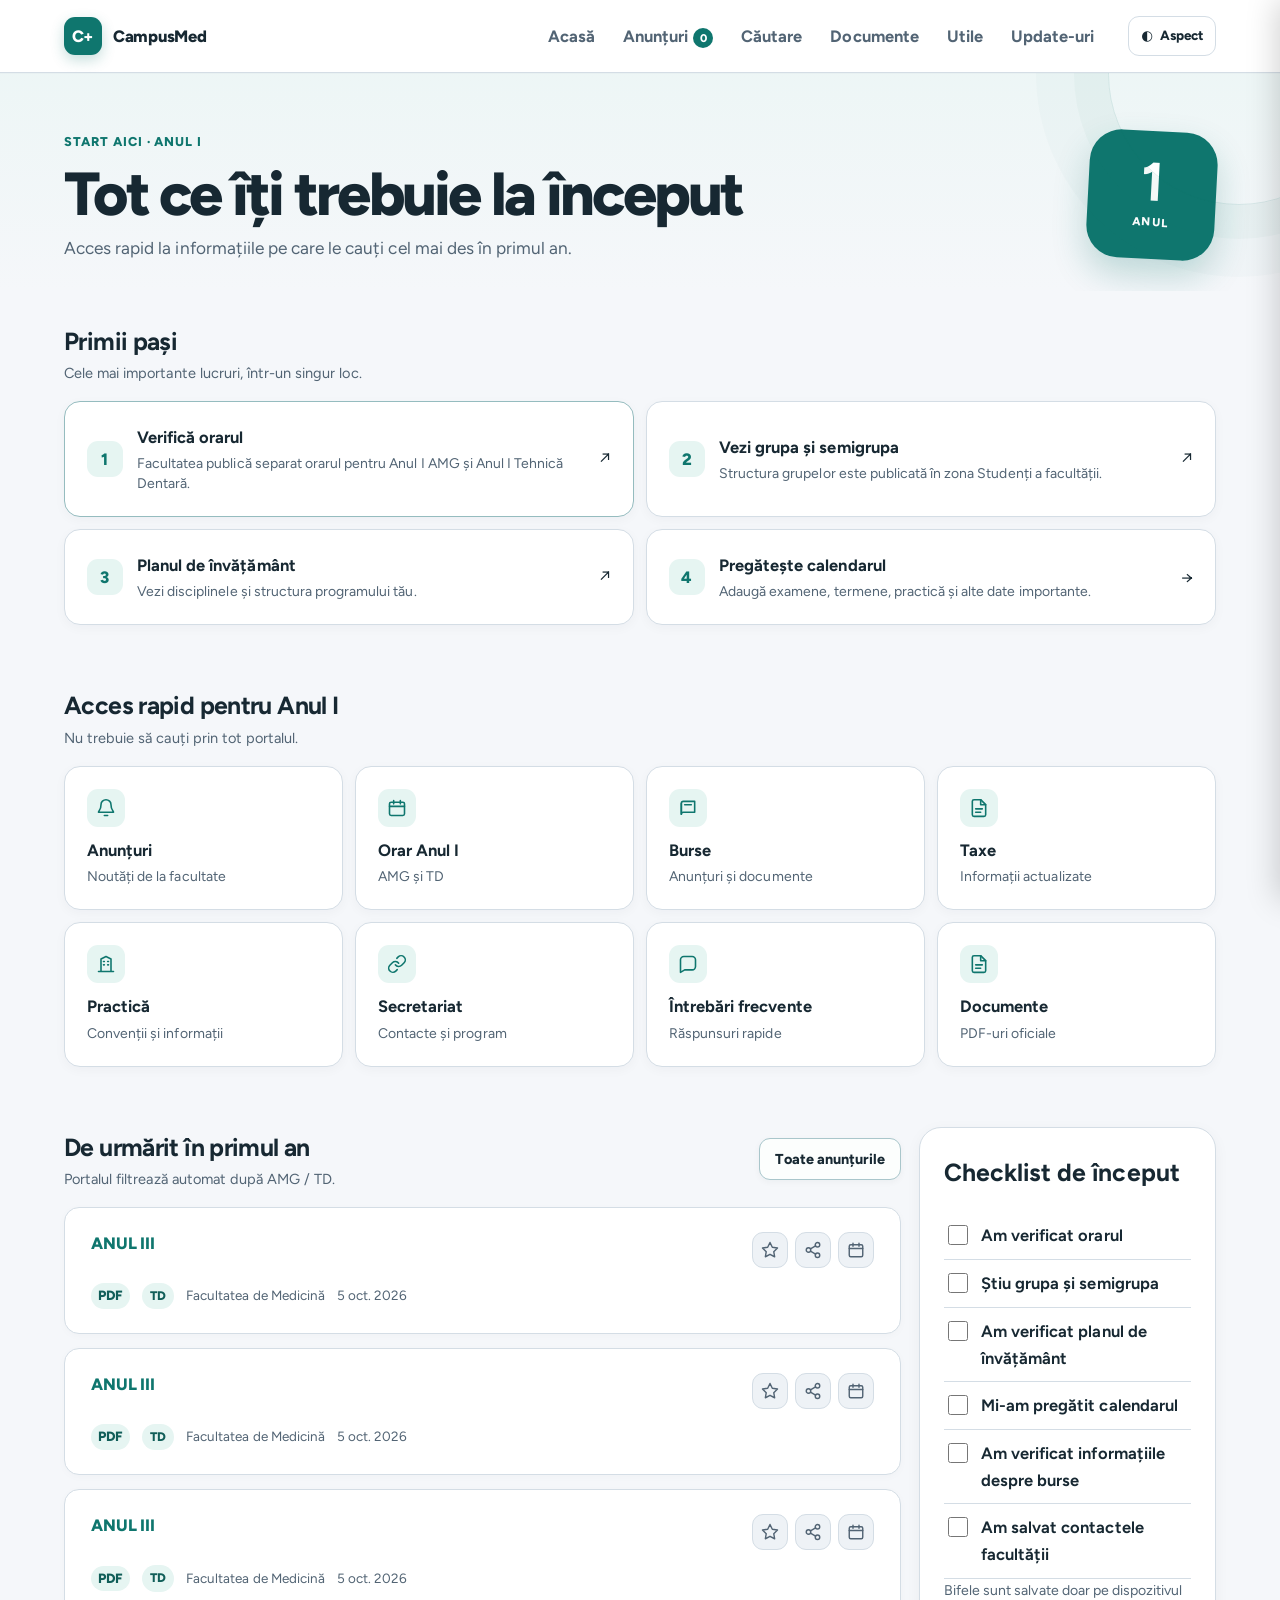
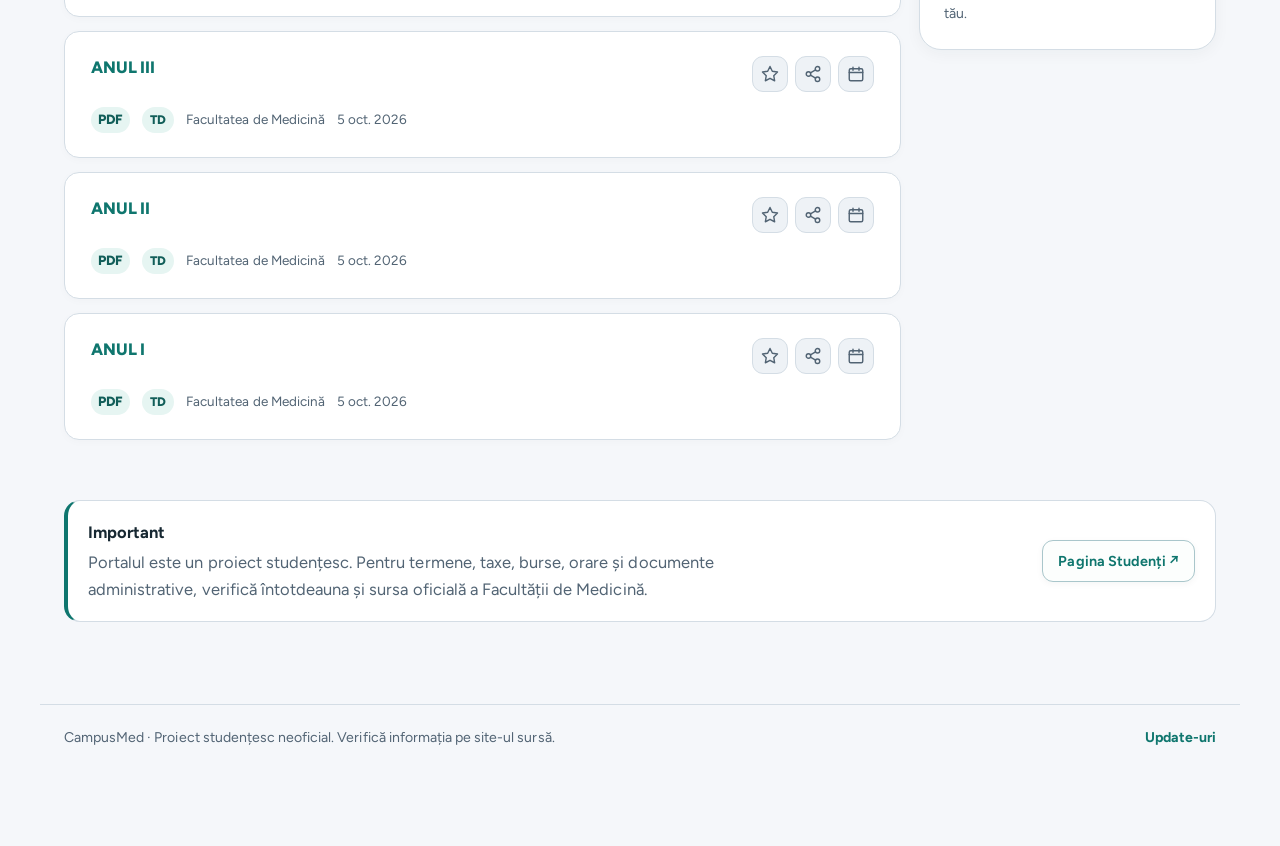
<file: docs/anul1.html>
<!DOCTYPE html>
<html lang="ro">
<head>
<meta charset="utf-8"><meta name="viewport" content="width=device-width,initial-scale=1">
<script data-theme-preflight>try{const m=localStorage.getItem("uiTheme");document.documentElement.dataset.theme=m==="dark"||(!["light","dark"].includes(m)&&matchMedia("(prefers-color-scheme: dark)").matches)?"dark":"light";const p=localStorage.getItem("uiPalette");document.documentElement.dataset.palette=["medical","ocean","emerald","lavender","sunset","graphite","contrast"].includes(p)?p:"medical"}catch{document.documentElement.dataset.theme="light";document.documentElement.dataset.palette="medical"}</script>
<meta name="theme-color" content="#f8fafb">
<meta name="description" content="Ghid pentru studenții din anul I AMG și Tehnică Dentară la Facultatea de Medicină ULBS.">
<link rel="canonical" href="https://ibaxil12.github.io/Siteuri-AMG/anul1.html">
<link rel="icon" href="icon-192.png" type="image/png"><link rel="manifest" href="manifest.webmanifest"><link rel="apple-touch-icon" href="apple-touch-icon.png">
<title>Anul I · AMG și Tehnică Dentară</title>
<link rel="preconnect" href="https://fonts.googleapis.com"><link rel="preconnect" href="https://fonts.gstatic.com" crossorigin>
<link href="https://fonts.googleapis.com/css2?family=Figtree:wght@400;500;600;700;800&display=swap" rel="stylesheet">
<link rel="stylesheet" href="style.css?v=34">
</head>
<body data-page="anul1">
<a class="skip" href="#main">Sari la conținut</a><div id="siteHeader"></div>
<main id="main" class="page-main">
<section class="page-hero first-year-hero"><div class="shell first-year-head">
<div><span class="eyebrow">Start aici · Anul I</span><h1>Tot ce îți trebuie la început</h1><p>Acces rapid la informațiile pe care le cauți cel mai des în primul an.</p>
</div>
<div class="year-one-mark" aria-hidden="true"><strong>1</strong><span>ANUL</span></div>
</div></section>

<section class="section-compact"><div class="shell">
<div class="section-actions"><div><h2>Primii pași</h2><p class="count">Cele mai importante lucruri, într-un singur loc.</p></div></div>
<div class="first-steps">
<a class="step-card primary-step" href="https://medicina.ulbsibiu.ro/ro/studenti/orar/" target="_blank" rel="noopener"><span class="step-no">1</span><div><strong>Verifică orarul</strong><small>Facultatea publică separat orarul pentru Anul I AMG și Anul I Tehnică Dentară.</small></div><span>↗</span></a>
<a class="step-card" href="https://medicina.ulbsibiu.ro/ro/studenti/" target="_blank" rel="noopener"><span class="step-no">2</span><div><strong>Vezi grupa și semigrupa</strong><small>Structura grupelor este publicată în zona Studenți a facultății.</small></div><span>↗</span></a>
<a class="step-card" href="https://medicina.ulbsibiu.ro/ro/planuri-de-invatamant/" target="_blank" rel="noopener"><span class="step-no">3</span><div><strong>Planul de învățământ</strong><small>Vezi disciplinele și structura programului tău.</small></div><span>↗</span></a>
<a class="step-card" href="calendar.html"><span class="step-no">4</span><div><strong>Pregătește calendarul</strong><small>Adaugă examene, termene, practică și alte date importante.</small></div><span>→</span></a>
</div></div></section>

<section class="section-compact"><div class="shell">
<div class="section-actions"><div><h2>Acces rapid pentru Anul I</h2><p class="count">Nu trebuie să cauți prin tot portalul.</p></div></div>
<div class="freshman-grid">
<a class="freshman-card" href="anunturi.html"><span class="icon" data-icon="bell"></span><strong>Anunțuri</strong><small>Noutăți de la facultate</small></a>
<a class="freshman-card" href="https://medicina.ulbsibiu.ro/ro/studenti/orar/" target="_blank" rel="noopener"><span class="icon" data-icon="calendar"></span><strong>Orar Anul I</strong><small>AMG și TD</small></a>
<a class="freshman-card" href="utile.html?topic=burse"><span class="icon" data-icon="book"></span><strong>Burse</strong><small>Anunțuri și documente</small></a>
<a class="freshman-card" href="utile.html?topic=taxe"><span class="icon" data-icon="file"></span><strong>Taxe</strong><small>Informații actualizate</small></a>
<a class="freshman-card" href="utile.html?topic=practica"><span class="icon" data-icon="building"></span><strong>Practică</strong><small>Convenții și informații</small></a>
<a class="freshman-card" href="linkuri.html"><span class="icon" data-icon="link"></span><strong>Secretariat</strong><small>Contacte și program</small></a>
<a class="freshman-card" href="faq.html"><span class="icon" data-icon="message"></span><strong>Întrebări frecvente</strong><small>Răspunsuri rapide</small></a>
<a class="freshman-card" href="documente.html"><span class="icon" data-icon="file"></span><strong>Documente</strong><small>PDF-uri oficiale</small></a>
</div></div></section>

<section class="section-compact"><div class="shell first-year-columns">
<div>
<div class="section-actions"><div><h2>De urmărit în primul an</h2><p class="count">Portalul filtrează automat după AMG / TD.</p></div><a class="secondary-btn" href="anunturi.html">Toate anunțurile</a></div>
<ol class="results" id="firstYearNews"><li class="empty">Se încarcă…</li></ol>
</div>
<aside class="page-panel freshman-checklist"><h2>Checklist de început</h2>
<label><input type="checkbox" data-firstyear-check="orar"> Am verificat orarul</label>
<label><input type="checkbox" data-firstyear-check="grupa"> Știu grupa și semigrupa</label>
<label><input type="checkbox" data-firstyear-check="plan"> Am verificat planul de învățământ</label>
<label><input type="checkbox" data-firstyear-check="calendar"> Mi-am pregătit calendarul</label>
<label><input type="checkbox" data-firstyear-check="burse"> Am verificat informațiile despre burse</label>
<label><input type="checkbox" data-firstyear-check="contact"> Am salvat contactele facultății</label>
<p class="field-help">Bifele sunt salvate doar pe dispozitivul tău.</p>
</aside>
</div></section>

<section class="section-compact"><div class="shell"><div class="academic-note"><div><strong>Important</strong><p>Portalul este un proiect studențesc. Pentru termene, taxe, burse, orare și documente administrative, verifică întotdeauna și sursa oficială a Facultății de Medicină.</p></div><a class="secondary-btn" href="https://medicina.ulbsibiu.ro/ro/studenti/" target="_blank" rel="noopener">Pagina Studenți ↗</a></div></div></section>
</main>
<div id="siteFooter"></div><div id="mobileNav"></div><div id="drawerRoot"></div><script src="app.js?v=26" defer></script>
</body></html>
</file>
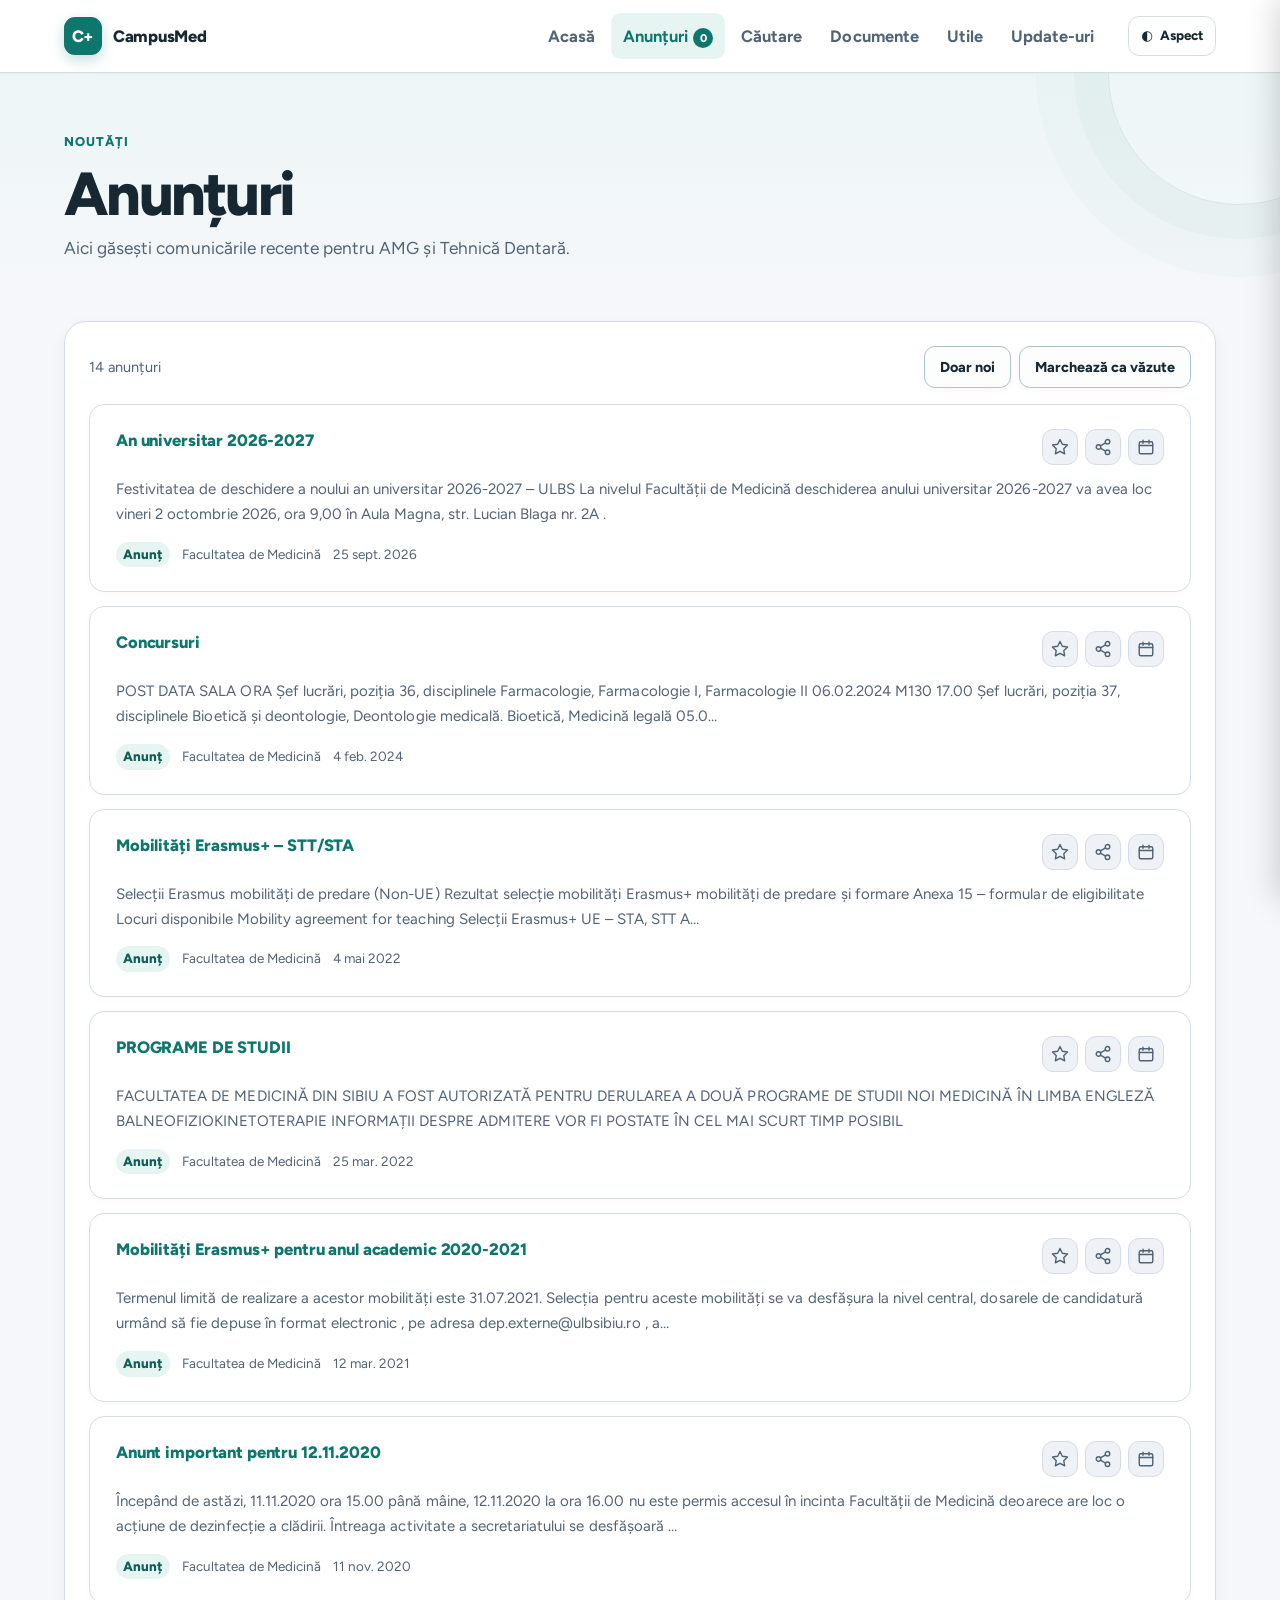
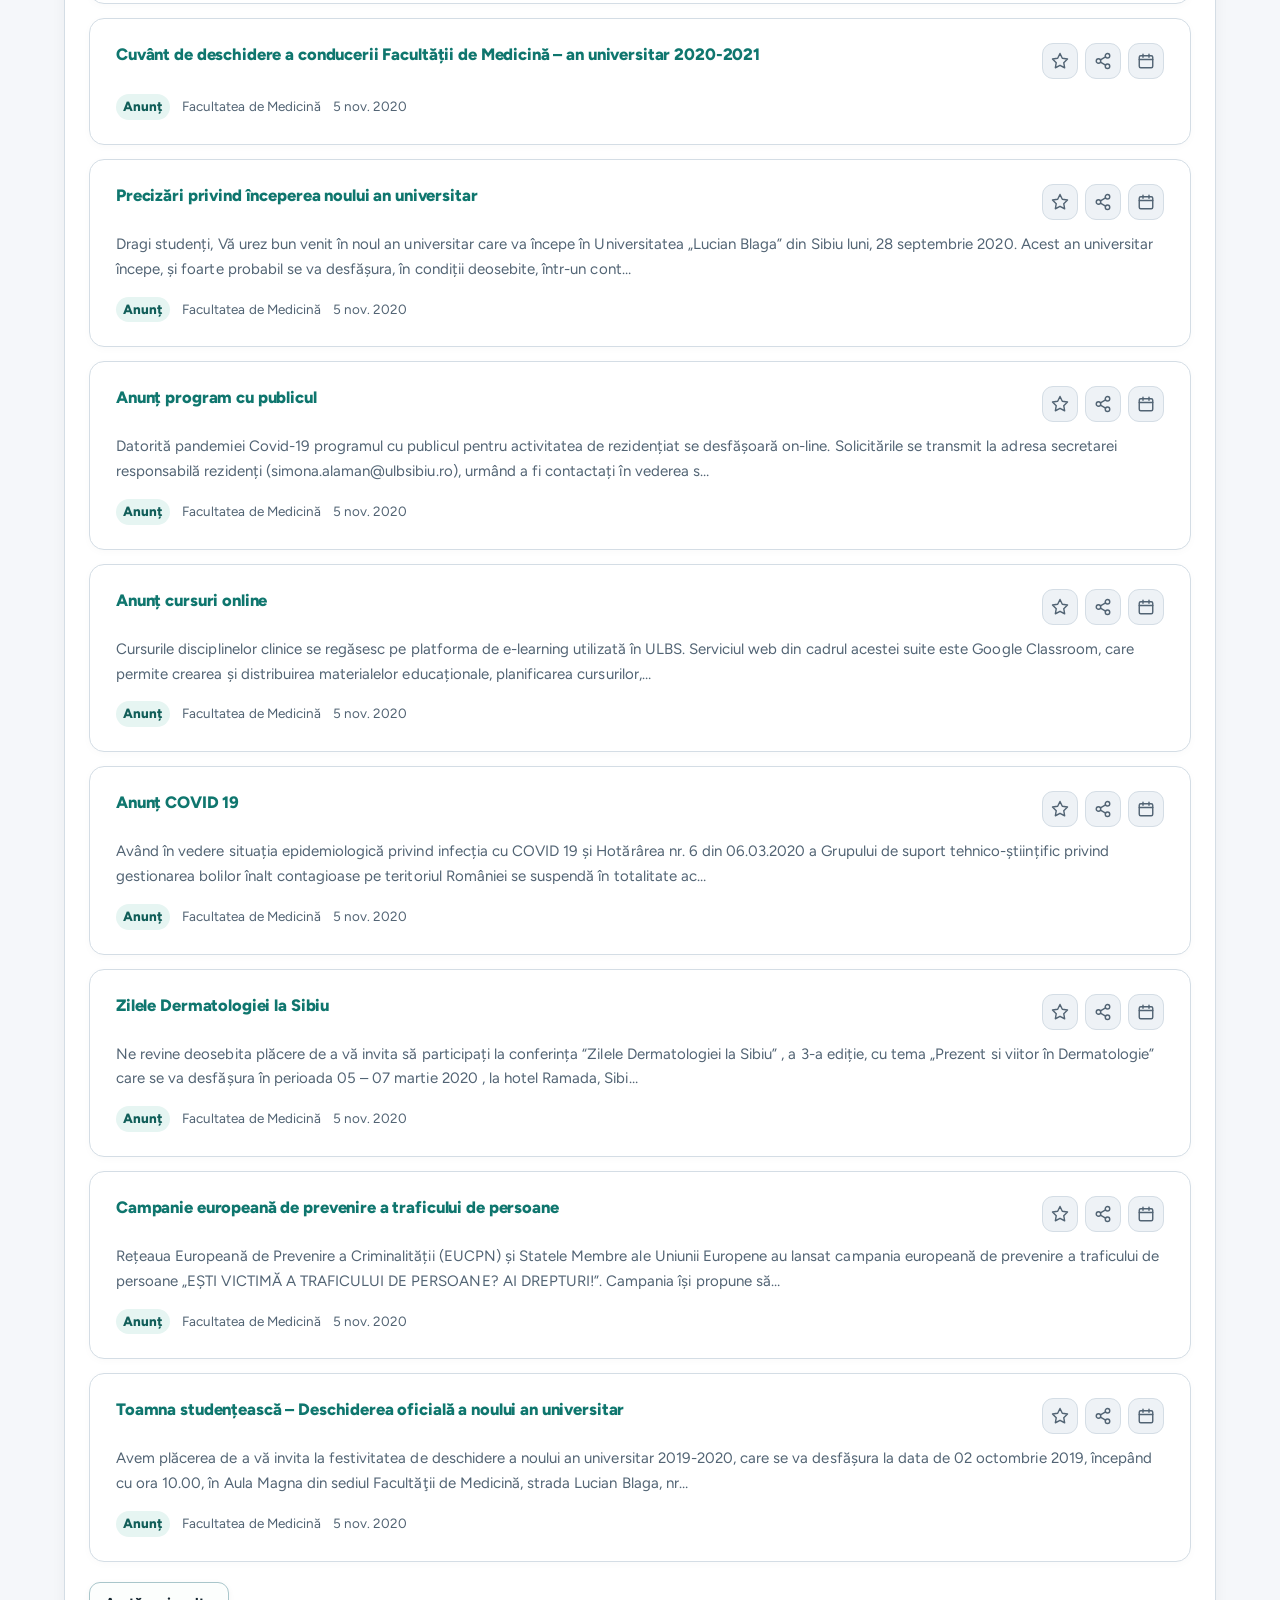
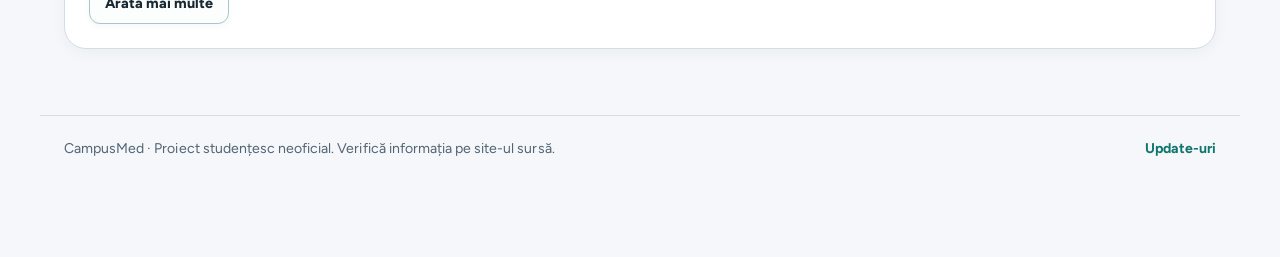
<file: docs/anunturi.html>
<!DOCTYPE html>
<html lang="ro">
<head>
<meta charset="utf-8">
<meta name="viewport" content="width=device-width,initial-scale=1">
<script data-theme-preflight>try{const m=localStorage.getItem("uiTheme");document.documentElement.dataset.theme=m==="dark"||(!["light","dark"].includes(m)&&matchMedia("(prefers-color-scheme: dark)").matches)?"dark":"light";const p=localStorage.getItem("uiPalette");document.documentElement.dataset.palette=["medical","ocean","emerald","lavender","sunset","graphite","contrast"].includes(p)?p:"medical"}catch{document.documentElement.dataset.theme="light";document.documentElement.dataset.palette="medical"}</script>
<meta name="theme-color" content="#f8fafb">
<meta name="description" content="Anunțuri și noutăți pentru AMG și Tehnică Dentară ULBS.">
<link rel="canonical" href="https://ibaxil12.github.io/Siteuri-AMG/anunturi.html">
<link rel="icon" href="icon-192.png" type="image/png">
<link rel="manifest" href="manifest.webmanifest">
<link rel="apple-touch-icon" href="apple-touch-icon.png">
<title>Anunțuri · AMG și Tehnică Dentară</title>
<link rel="preconnect" href="https://fonts.googleapis.com">
<link rel="preconnect" href="https://fonts.gstatic.com" crossorigin>
<link href="https://fonts.googleapis.com/css2?family=Figtree:wght@400;500;600;700;800&display=swap" rel="stylesheet">
<link rel="stylesheet" href="style.css?v=34">
</head>
<body data-page="anunturi">
<a class="skip" href="#main">Sari la conținut</a>
<div id="siteHeader"></div>
<main id="main" class="page-main">
<section class="page-hero"><div class="shell"><span class="eyebrow">Noutăți</span><h1>Anunțuri</h1><p>Aici găsești comunicările recente pentru AMG și Tehnică Dentară.</p></div></section>
<section class="section-compact"><div class="shell"><div class="page-panel"><div class="section-actions"><p class="count" id="count">Se încarcă…</p><div class="announcement-actions"><button class="secondary-btn" id="onlyNew" type="button" aria-pressed="false">Doar noi</button><button class="secondary-btn" id="markSeen" type="button">Marchează ca văzute</button></div></div><ol class="results" id="results"></ol><button class="secondary-btn more" id="more" type="button" hidden>Arată mai multe</button></div></div></section>
</main><div id="siteFooter"></div><div id="mobileNav"></div><div id="drawerRoot"></div><script src="app.js?v=26" defer></script></body></html>
</file>
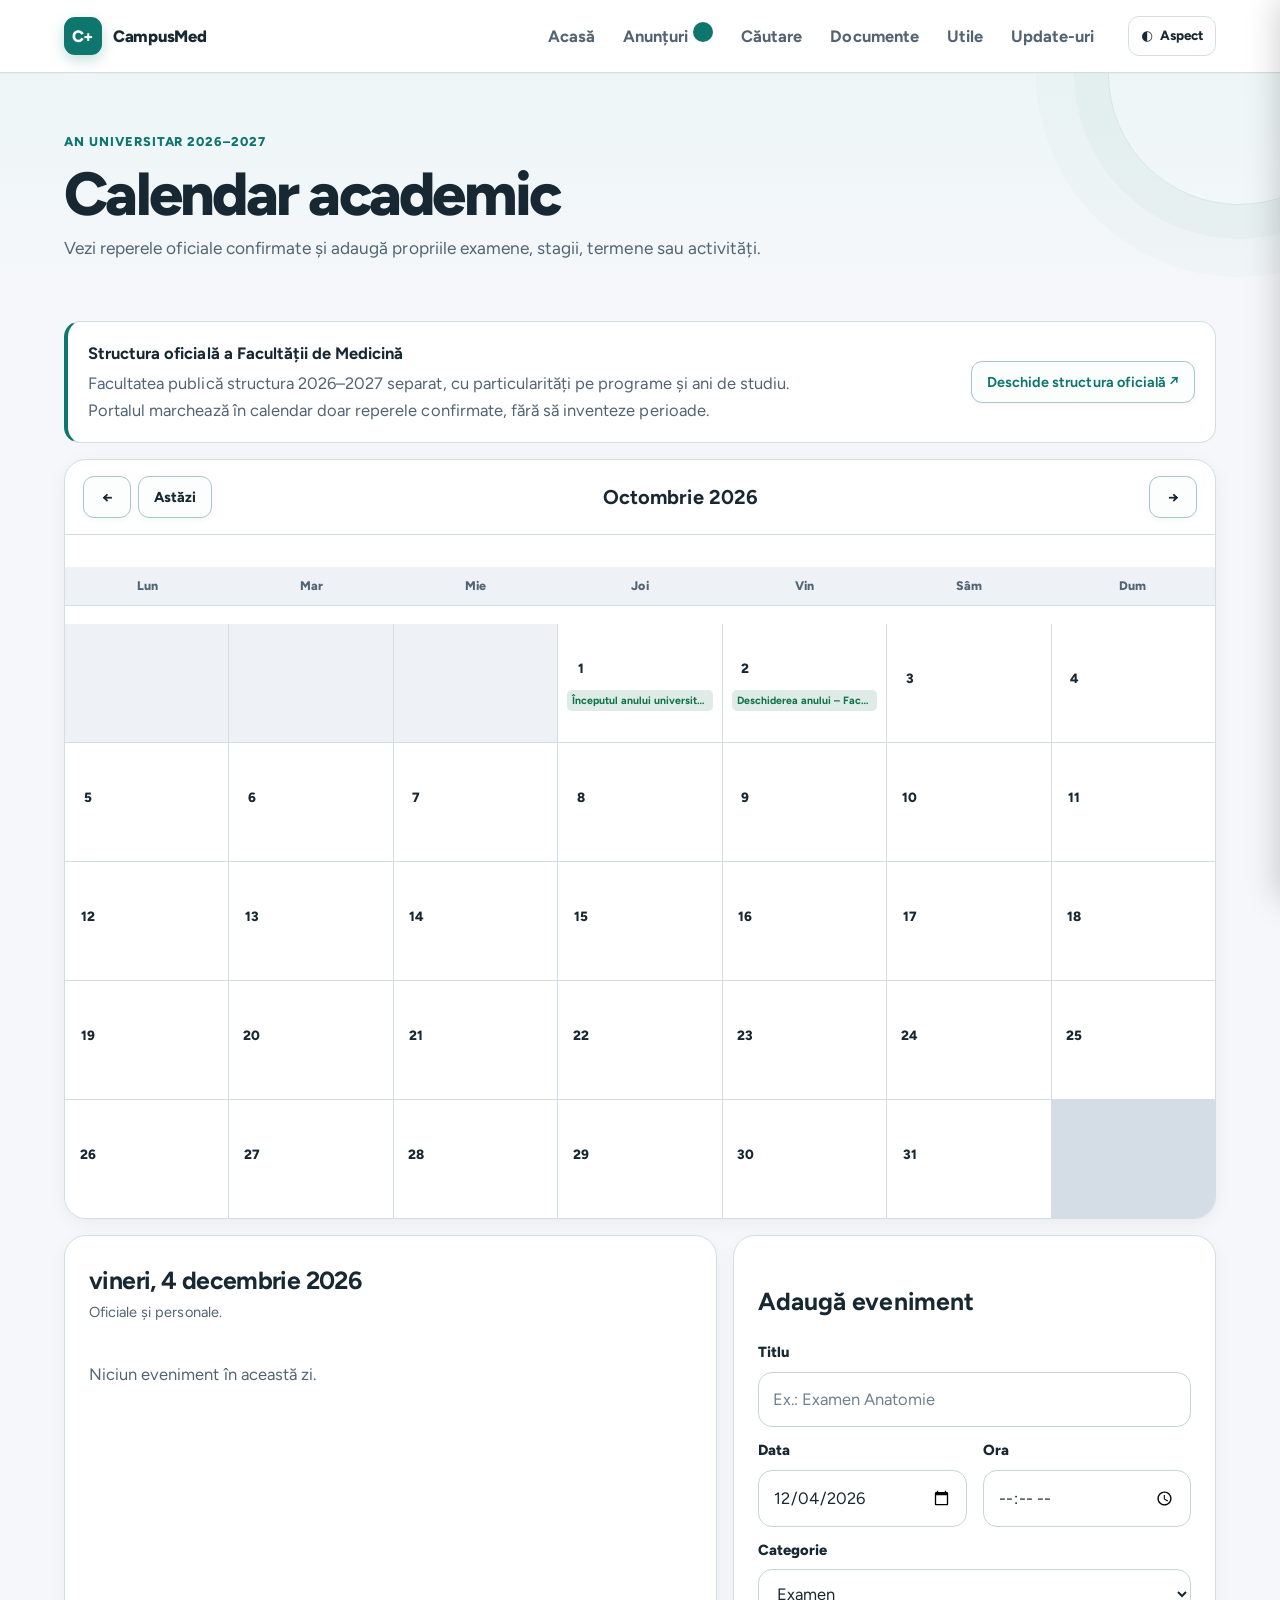
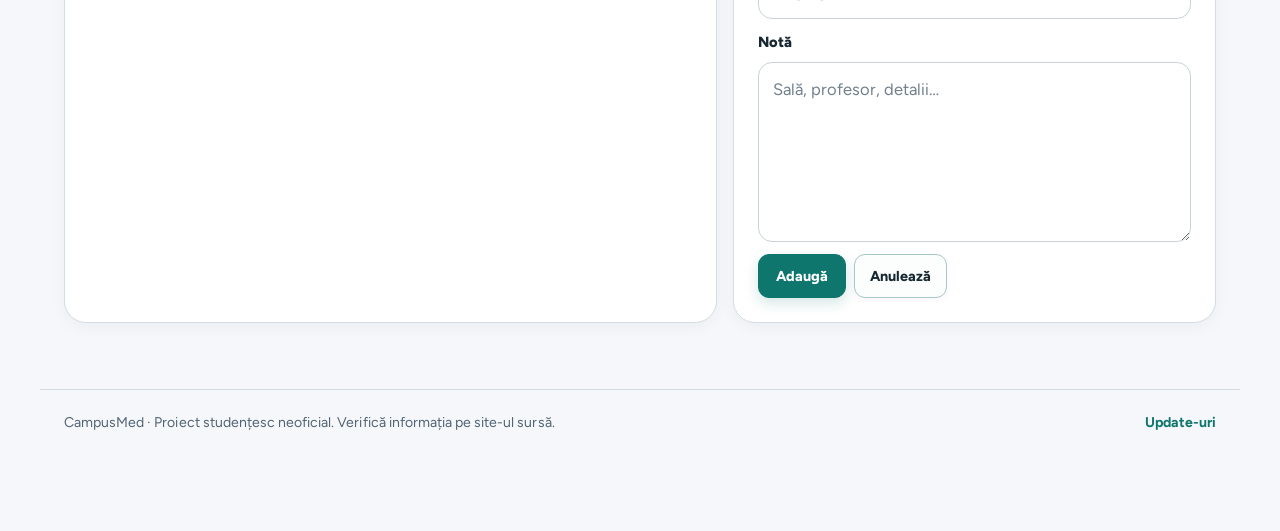
<file: docs/calendar.html>
<!DOCTYPE html>
<html lang="ro">
<head>
<meta charset="utf-8">
<meta name="viewport" content="width=device-width,initial-scale=1">
<script data-theme-preflight>try{const m=localStorage.getItem("uiTheme");document.documentElement.dataset.theme=m==="dark"||(!["light","dark"].includes(m)&&matchMedia("(prefers-color-scheme: dark)").matches)?"dark":"light";const p=localStorage.getItem("uiPalette");document.documentElement.dataset.palette=["medical","ocean","emerald","lavender","sunset","graphite","contrast"].includes(p)?p:"medical"}catch{document.documentElement.dataset.theme="light";document.documentElement.dataset.palette="medical"}</script>
<meta name="theme-color" content="#f8fafb">
<meta name="description" content="Calendar academic și personal pentru studenții AMG și Tehnică Dentară ULBS.">
<link rel="canonical" href="https://ibaxil12.github.io/Siteuri-AMG/calendar.html">
<link rel="icon" href="icon-192.png" type="image/png">
<link rel="manifest" href="manifest.webmanifest">
<link rel="apple-touch-icon" href="apple-touch-icon.png">
<title>Calendar academic · AMG și Tehnică Dentară</title>
<link rel="preconnect" href="https://fonts.googleapis.com">
<link rel="preconnect" href="https://fonts.gstatic.com" crossorigin>
<link href="https://fonts.googleapis.com/css2?family=Figtree:wght@400;500;600;700;800&display=swap" rel="stylesheet">
<link rel="stylesheet" href="style.css?v=34">
</head>
<body data-page="calendar">
<a class="skip" href="#main">Sari la conținut</a>
<div id="siteHeader"></div>
<main id="main" class="page-main">
<section class="page-hero"><div class="shell">
<span class="eyebrow">An universitar 2026–2027</span>
<h1>Calendar academic</h1>
<p>Vezi reperele oficiale confirmate și adaugă propriile examene, stagii, termene sau activități.</p>

</div></section>

<section class="section-compact"><div class="shell">
<div class="academic-note">
  <div><strong>Structura oficială a Facultății de Medicină</strong><p>Facultatea publică structura 2026–2027 separat, cu particularități pe programe și ani de studiu. Portalul marchează în calendar doar reperele confirmate, fără să inventeze perioade.</p></div>
  <a class="secondary-btn" href="https://medicina.ulbsibiu.ro/ro/structura-an-universitar/" target="_blank" rel="noopener">Deschide structura oficială ↗</a>
</div>

<div class="calendar-shell">
  <div class="calendar-toolbar">
    <div><button class="secondary-btn icon-btn" id="calendarPrev" type="button" aria-label="Luna precedentă">←</button><button class="secondary-btn" id="calendarToday" type="button">Astăzi</button></div>
    <h2 id="calendarMonth">Calendar</h2>
    <div><button class="secondary-btn icon-btn" id="calendarNext" type="button" aria-label="Luna următoare">→</button></div>
  </div>
  <div class="calendar-weekdays"><span>Lun</span><span>Mar</span><span>Mie</span><span>Joi</span><span>Vin</span><span>Sâm</span><span>Dum</span></div>
  <div class="calendar-grid" id="calendarGrid"></div>
</div>

<div class="calendar-lower">
  <div class="page-panel">
    <div class="section-actions"><div><h2 id="selectedDateTitle">Evenimentele zilei</h2><p class="count">Oficiale și personale.</p></div></div>
    <div id="selectedDayEvents"></div>
  </div>

  <aside class="page-panel">
    <h2>Adaugă eveniment</h2>
    <form id="calendarForm" class="calendar-form vertical">
      <div class="form-field"><label for="eventTitle">Titlu</label><input id="eventTitle" type="text" placeholder="Ex.: Examen Anatomie" required></div>
      <div class="form-row"><div class="form-field"><label for="eventDate">Data</label><input id="eventDate" type="date" required></div><div class="form-field"><label for="eventTime">Ora</label><input id="eventTime" type="time"></div></div>
      <div class="form-field"><label for="eventCategory">Categorie</label><select id="eventCategory"><option>Examen</option><option>Practică</option><option>Termen</option><option>Curs</option><option>Personal</option></select></div>
      <div class="form-field"><label for="eventNote">Notă</label><textarea id="eventNote" rows="3" placeholder="Sală, profesor, detalii…"></textarea></div>
      <div class="calendar-form-actions"><button class="primary-btn" id="calendarSubmit" type="submit">Adaugă</button><button class="secondary-btn" id="calendarCancel" type="button" hidden>Anulează</button></div>
    </form>
  </aside>
</div>
</div></section>
</main>
<div id="siteFooter"></div><div id="mobileNav"></div><div id="drawerRoot"></div>
<script src="app.js?v=26" defer></script>
</body></html>
</file>
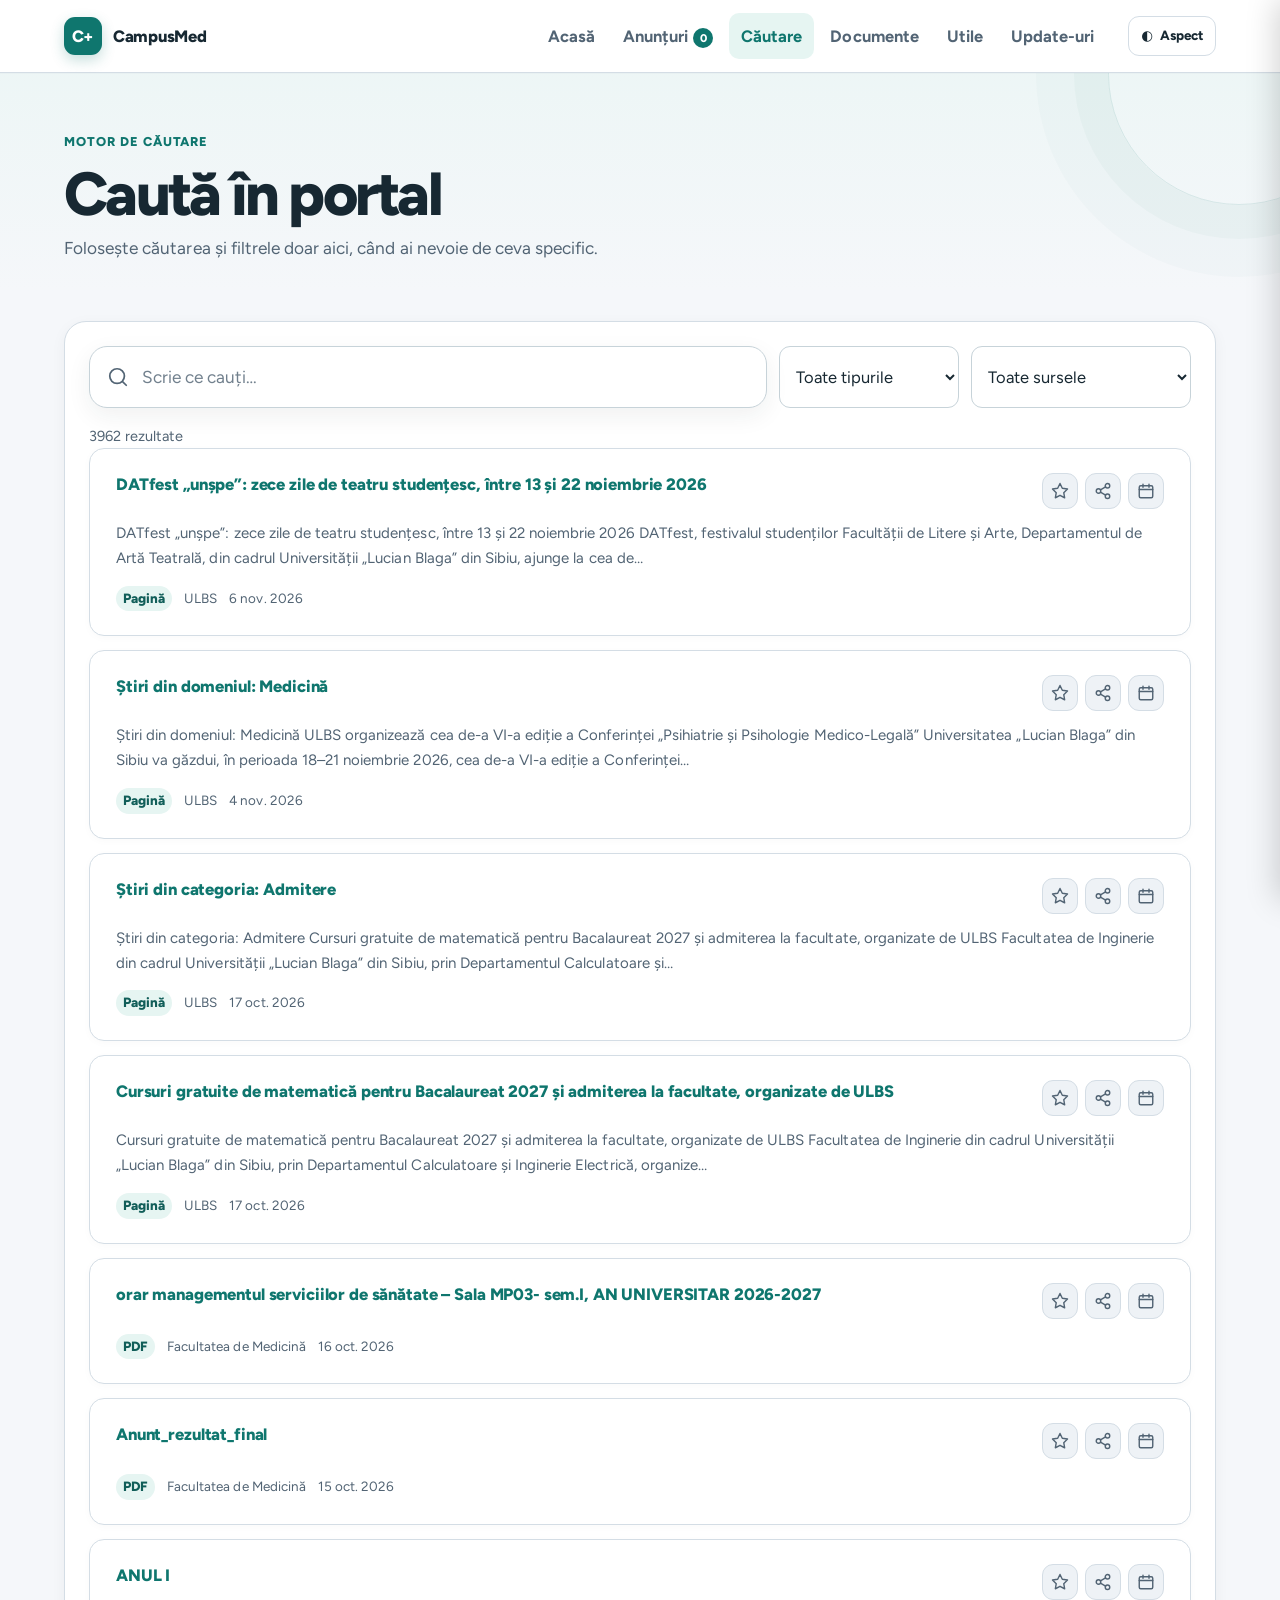
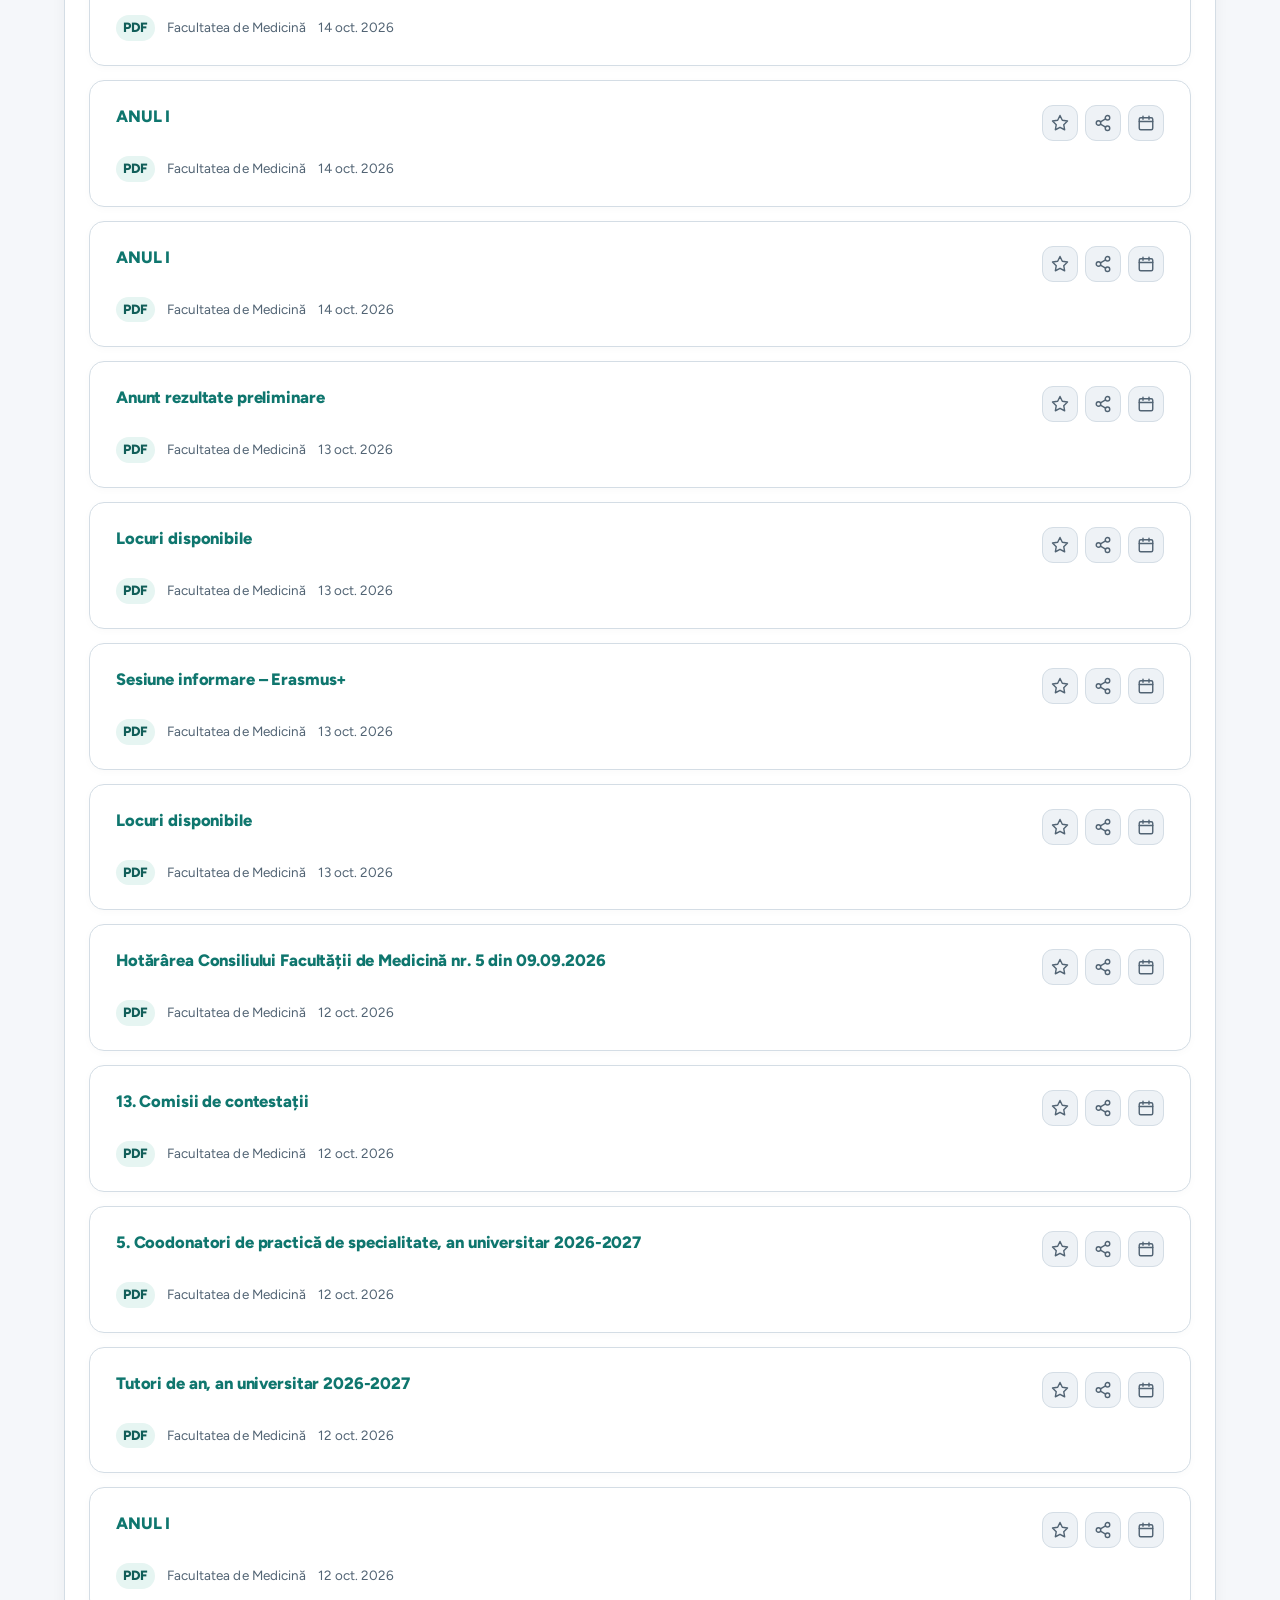
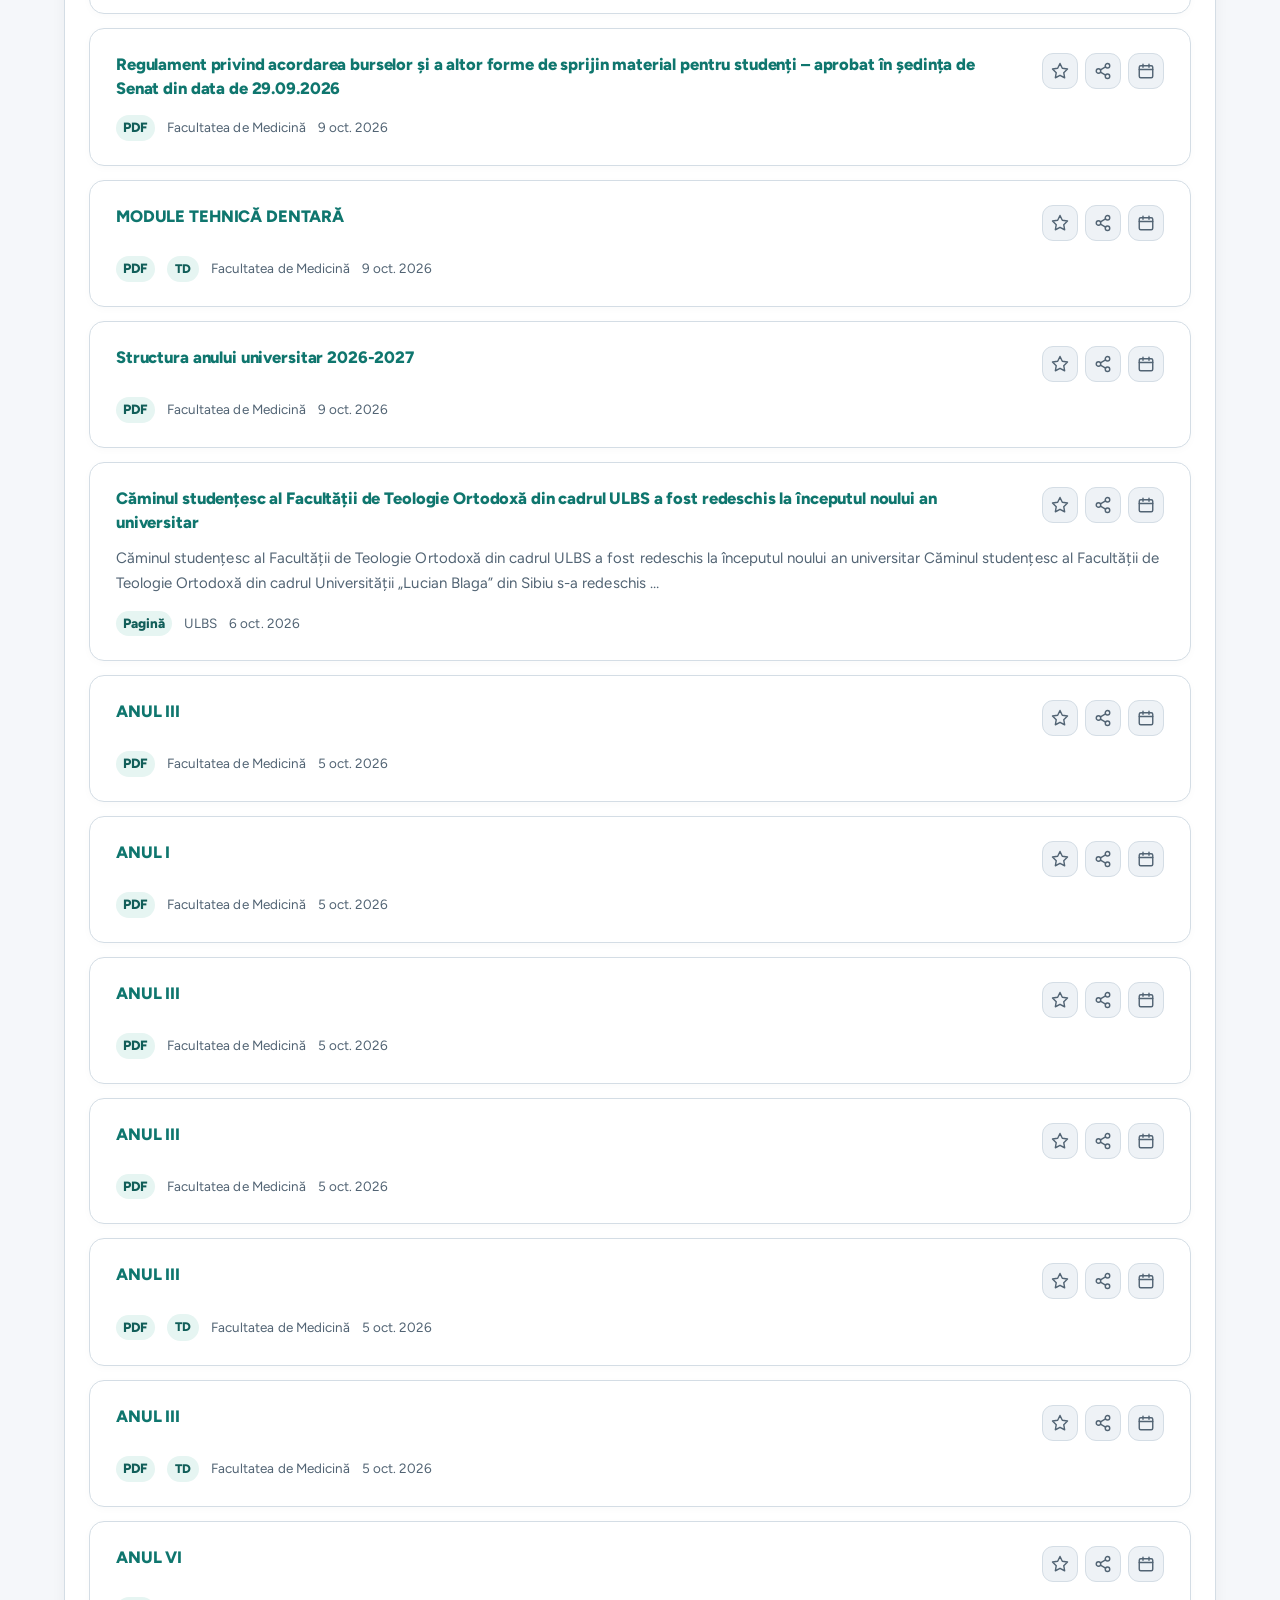
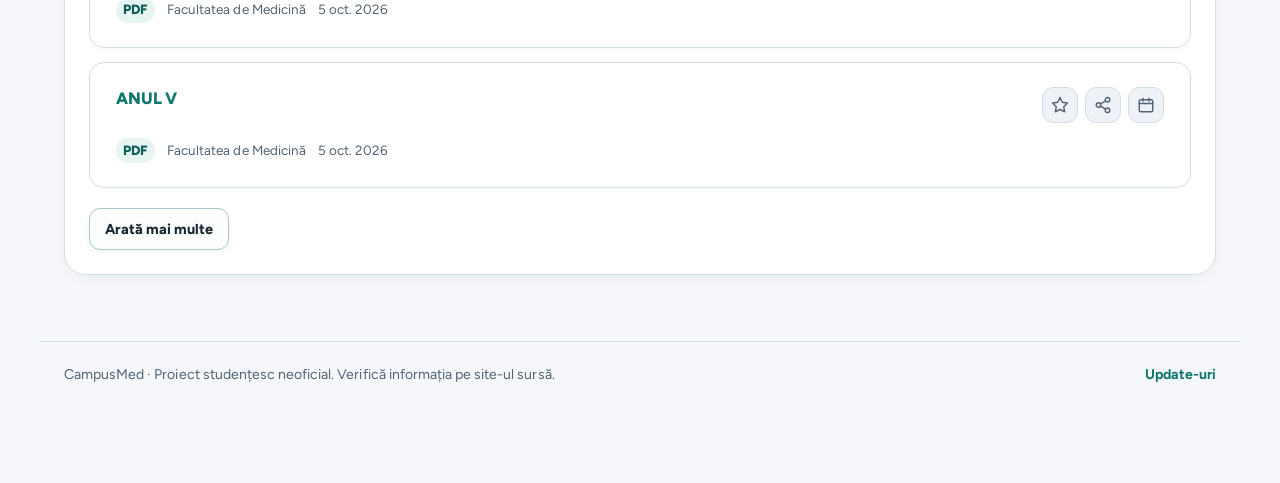
<file: docs/cautare.html>
<!DOCTYPE html>
<html lang="ro">
<head>
<meta charset="utf-8">
<meta name="viewport" content="width=device-width,initial-scale=1">
<script data-theme-preflight>try{const m=localStorage.getItem("uiTheme");document.documentElement.dataset.theme=m==="dark"||(!["light","dark"].includes(m)&&matchMedia("(prefers-color-scheme: dark)").matches)?"dark":"light";const p=localStorage.getItem("uiPalette");document.documentElement.dataset.palette=["medical","ocean","emerald","lavender","sunset","graphite","contrast"].includes(p)?p:"medical"}catch{document.documentElement.dataset.theme="light";document.documentElement.dataset.palette="medical"}</script>
<meta name="theme-color" content="#f8fafb">
<meta name="description" content="Caută în informațiile indexate pentru AMG și Tehnică Dentară ULBS.">
<link rel="canonical" href="https://ibaxil12.github.io/Siteuri-AMG/cautare.html">
<link rel="icon" href="icon-192.png" type="image/png">
<link rel="manifest" href="manifest.webmanifest">
<link rel="apple-touch-icon" href="apple-touch-icon.png">
<title>Căutare · AMG și Tehnică Dentară</title>
<link rel="preconnect" href="https://fonts.googleapis.com">
<link rel="preconnect" href="https://fonts.gstatic.com" crossorigin>
<link href="https://fonts.googleapis.com/css2?family=Figtree:wght@400;500;600;700;800&display=swap" rel="stylesheet">
<link rel="stylesheet" href="style.css?v=34">
</head>
<body data-page="cautare">
<a class="skip" href="#main">Sari la conținut</a>
<div id="siteHeader"></div>
<main id="main" class="page-main">
<section class="page-hero"><div class="shell"><span class="eyebrow">Motor de căutare</span><h1>Caută în portal</h1><p>Folosește căutarea și filtrele doar aici, când ai nevoie de ceva specific.</p></div></section>
<section class="section-compact"><div class="shell"><div class="page-panel">
<div class="simple-toolbar three"><div class="searchbox"><span data-icon="search"></span><label class="sr-only" for="q">Caută</label><input id="q" type="search" placeholder="Scrie ce cauți…"></div>
<select id="type" aria-label="Tip rezultat"><option value="">Toate tipurile</option><option value="anunt">Anunțuri</option><option value="pagina">Pagini</option><option value="document">PDF</option></select>
<select id="src" aria-label="Sursă"><option value="">Toate sursele</option></select></div>
<p class="count" id="count">Se încarcă…</p><ol class="results" id="results"></ol><button class="secondary-btn more" id="more" type="button" hidden>Arată mai multe</button>
</div></div></section>
</main><div id="siteFooter"></div><div id="mobileNav"></div><div id="drawerRoot"></div><script src="app.js?v=26" defer></script></body></html>
</file>
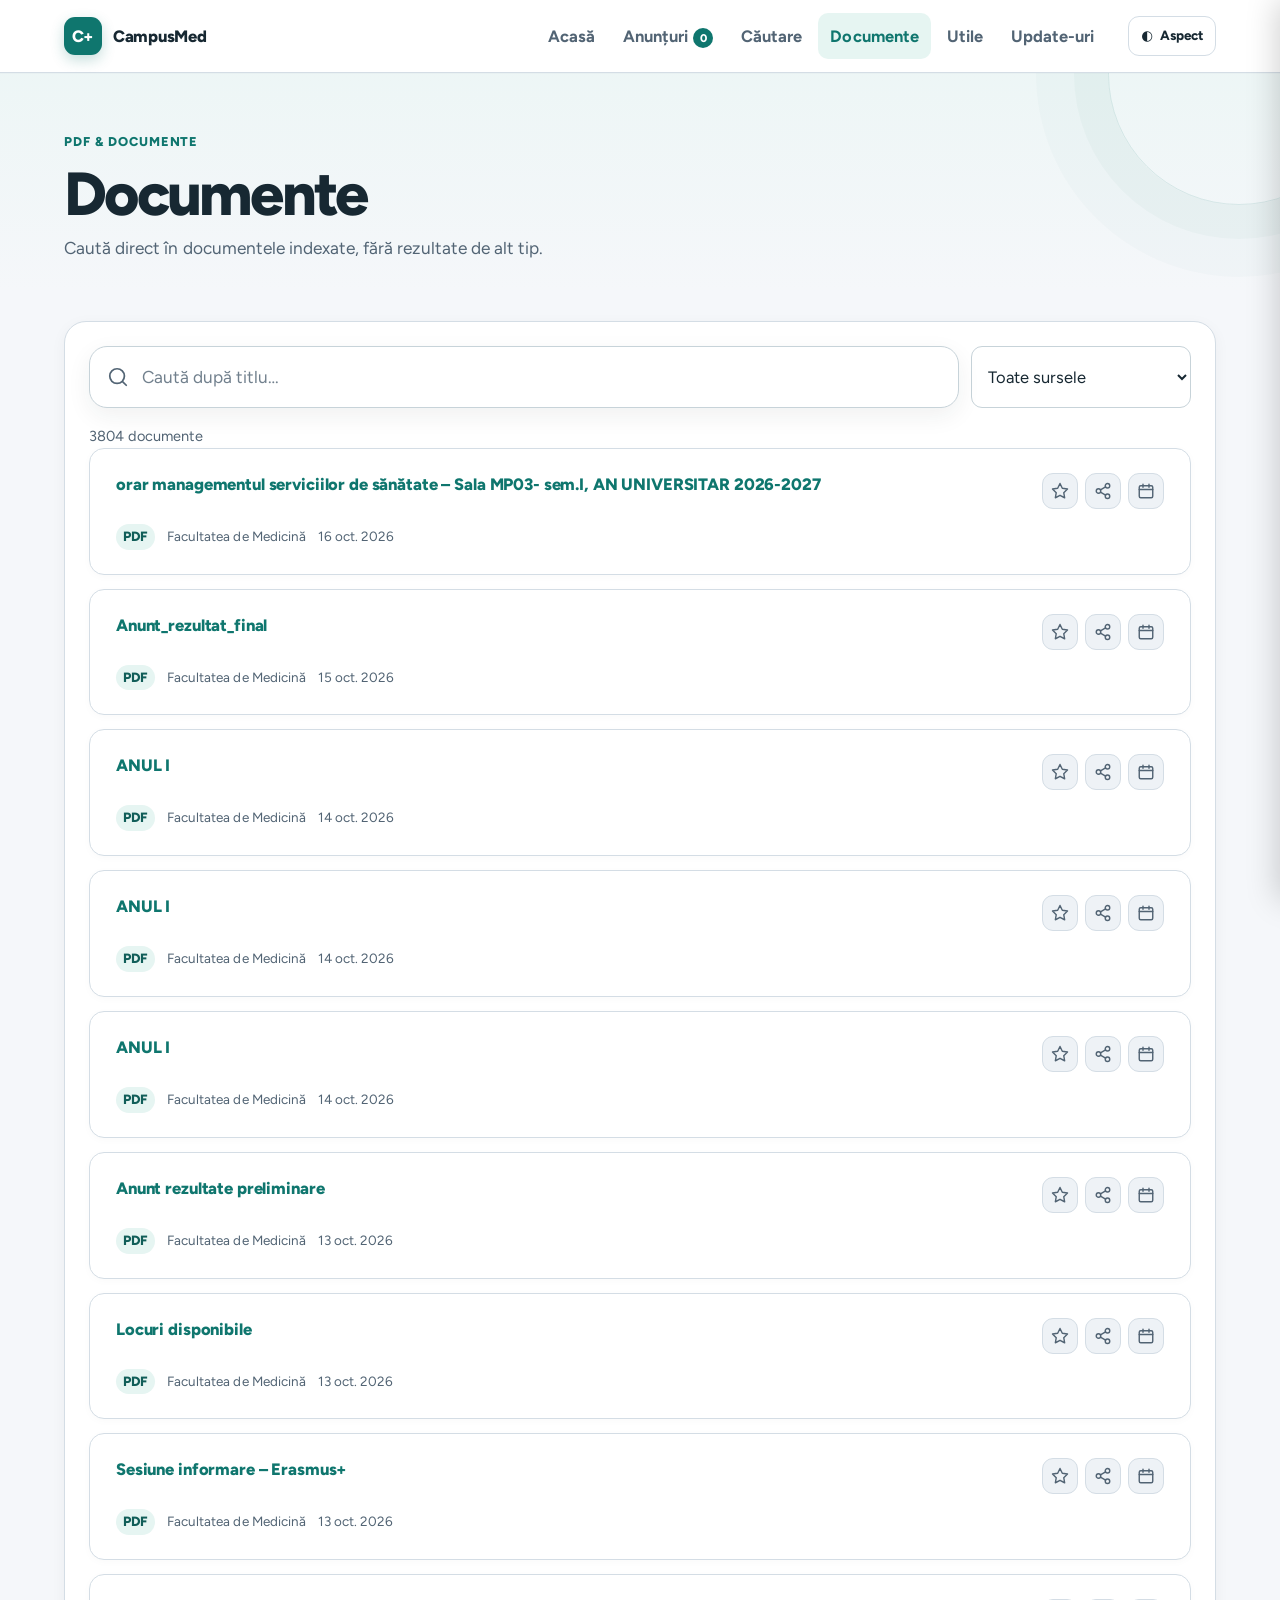
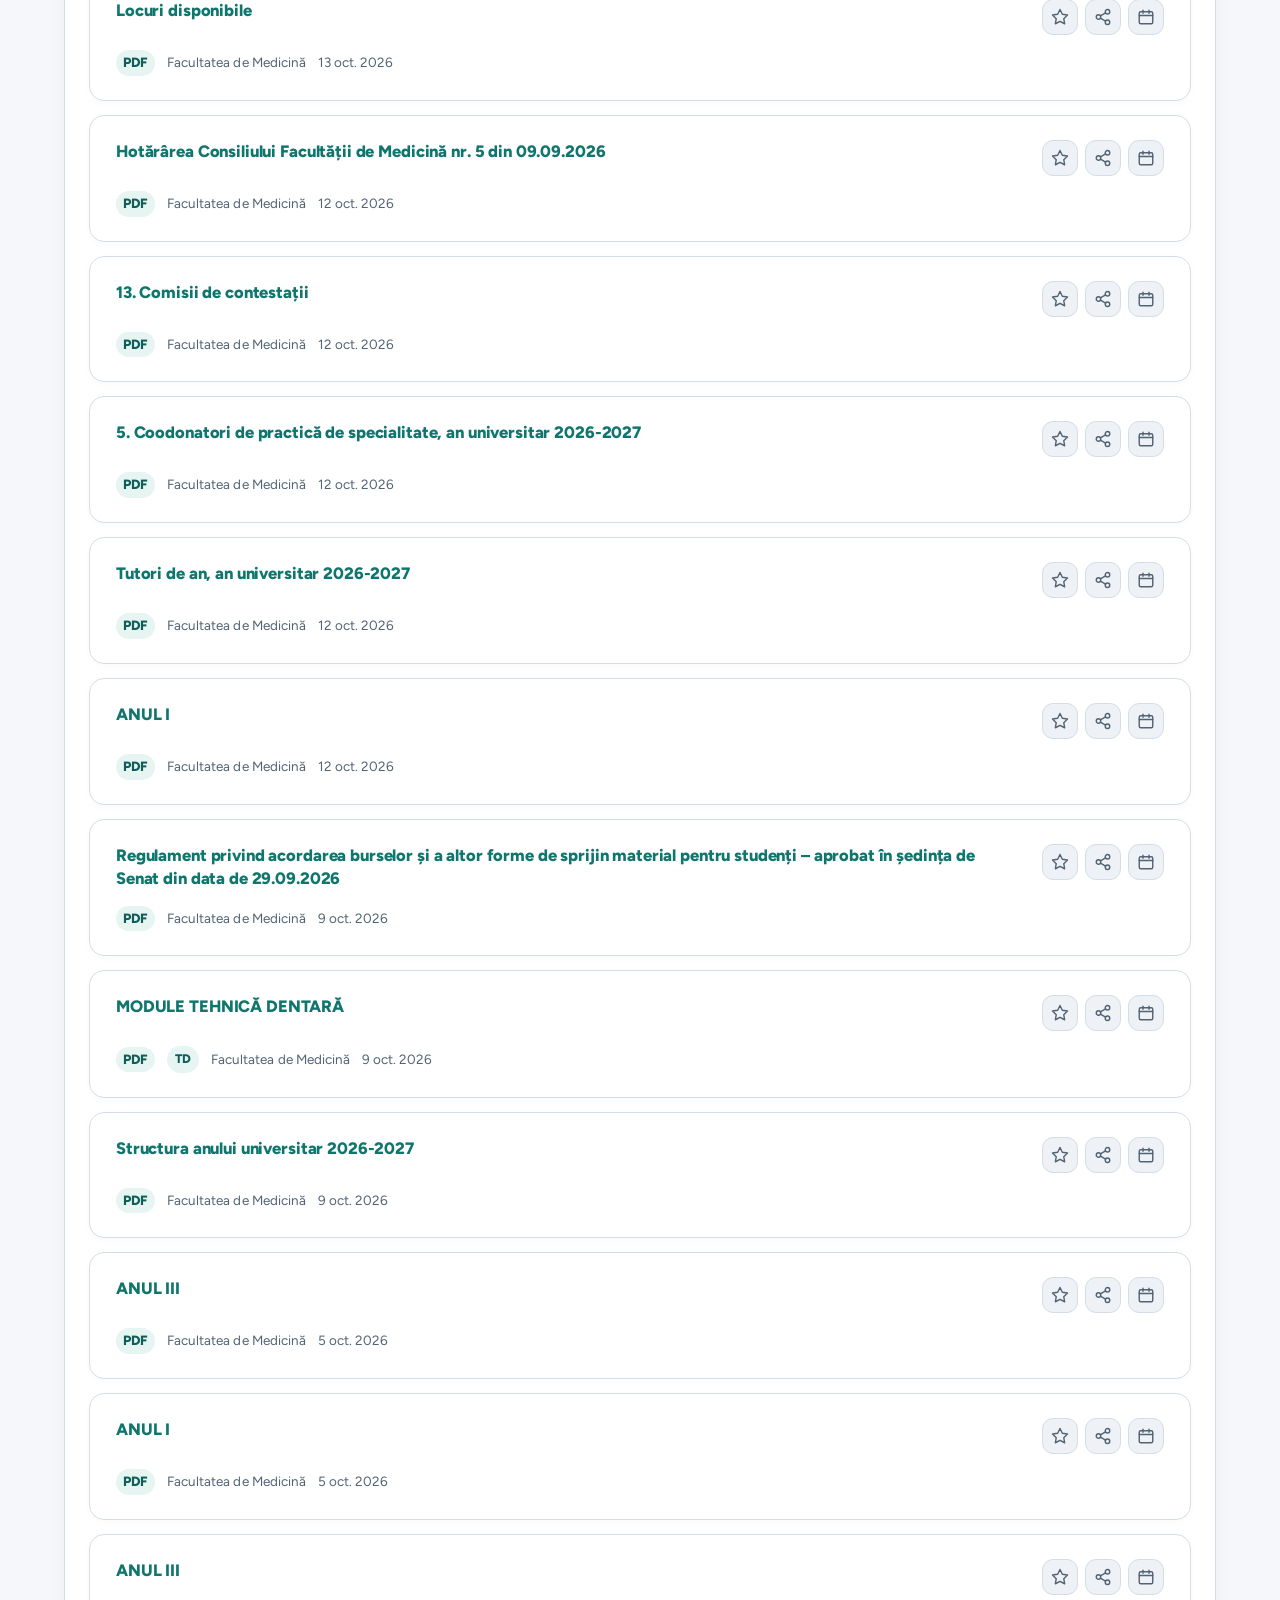
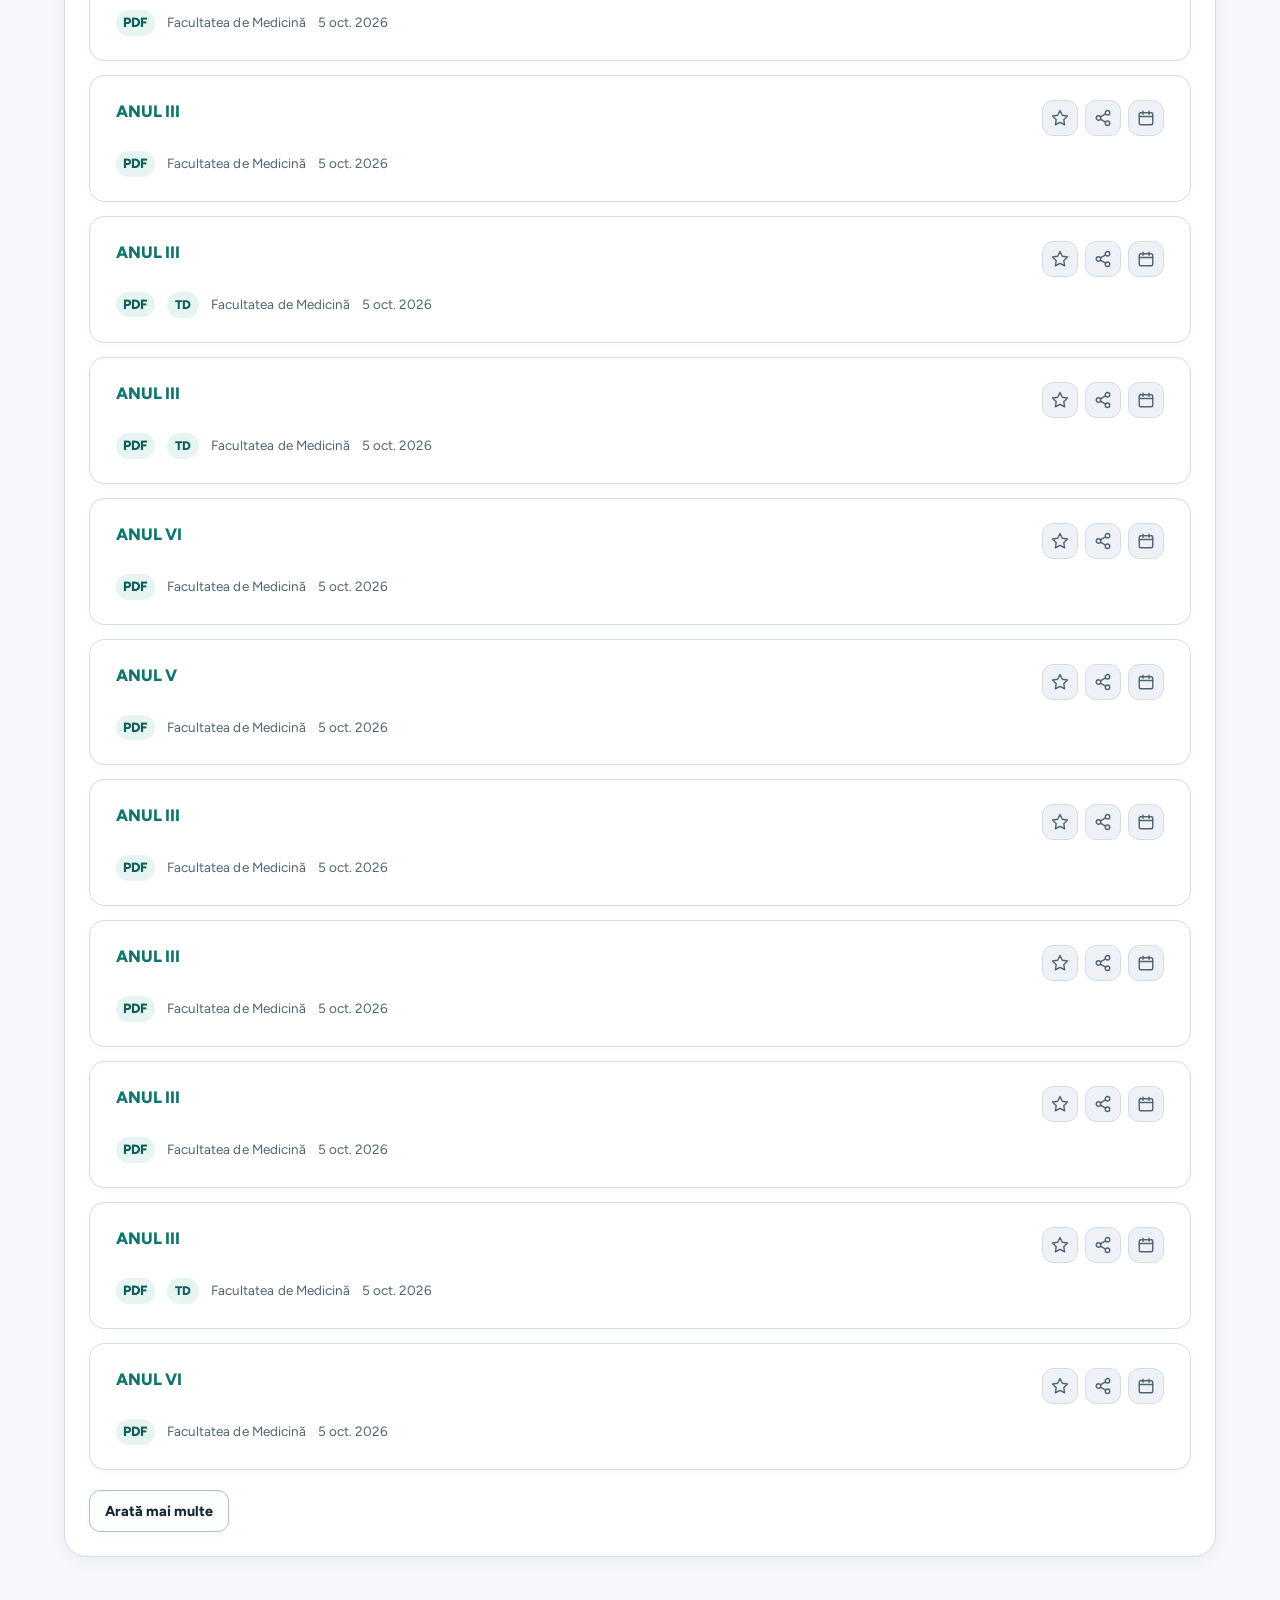
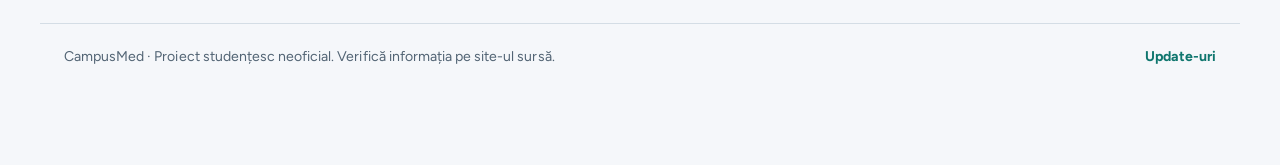
<file: docs/documente.html>
<!DOCTYPE html>
<html lang="ro">
<head>
<meta charset="utf-8">
<meta name="viewport" content="width=device-width,initial-scale=1">
<script data-theme-preflight>try{const m=localStorage.getItem("uiTheme");document.documentElement.dataset.theme=m==="dark"||(!["light","dark"].includes(m)&&matchMedia("(prefers-color-scheme: dark)").matches)?"dark":"light";const p=localStorage.getItem("uiPalette");document.documentElement.dataset.palette=["medical","ocean","emerald","lavender","sunset","graphite","contrast"].includes(p)?p:"medical"}catch{document.documentElement.dataset.theme="light";document.documentElement.dataset.palette="medical"}</script>
<meta name="theme-color" content="#f8fafb">
<meta name="description" content="Documente și PDF-uri pentru AMG și Tehnică Dentară ULBS.">
<link rel="canonical" href="https://ibaxil12.github.io/Siteuri-AMG/documente.html">
<link rel="icon" href="icon-192.png" type="image/png">
<link rel="manifest" href="manifest.webmanifest">
<link rel="apple-touch-icon" href="apple-touch-icon.png">
<title>Documente · AMG și Tehnică Dentară</title>
<link rel="preconnect" href="https://fonts.googleapis.com">
<link rel="preconnect" href="https://fonts.gstatic.com" crossorigin>
<link href="https://fonts.googleapis.com/css2?family=Figtree:wght@400;500;600;700;800&display=swap" rel="stylesheet">
<link rel="stylesheet" href="style.css?v=34">
</head>
<body data-page="documente">
<a class="skip" href="#main">Sari la conținut</a>
<div id="siteHeader"></div>
<main id="main" class="page-main">
<section class="page-hero"><div class="shell"><span class="eyebrow">PDF & documente</span><h1>Documente</h1><p>Caută direct în documentele indexate, fără rezultate de alt tip.</p></div></section>
<section class="section-compact"><div class="shell"><div class="page-panel"><div class="simple-toolbar"><div class="searchbox"><span data-icon="search"></span><label class="sr-only" for="q">Caută documente</label><input id="q" type="search" placeholder="Caută după titlu…"></div><select id="src" aria-label="Sursă"><option value="">Toate sursele</option></select></div><p class="count" id="count">Se încarcă…</p><ol class="results" id="results"></ol><button class="secondary-btn more" id="more" type="button" hidden>Arată mai multe</button></div></div></section>
</main><div id="siteFooter"></div><div id="mobileNav"></div><div id="drawerRoot"></div><script src="app.js?v=26" defer></script></body></html>
</file>
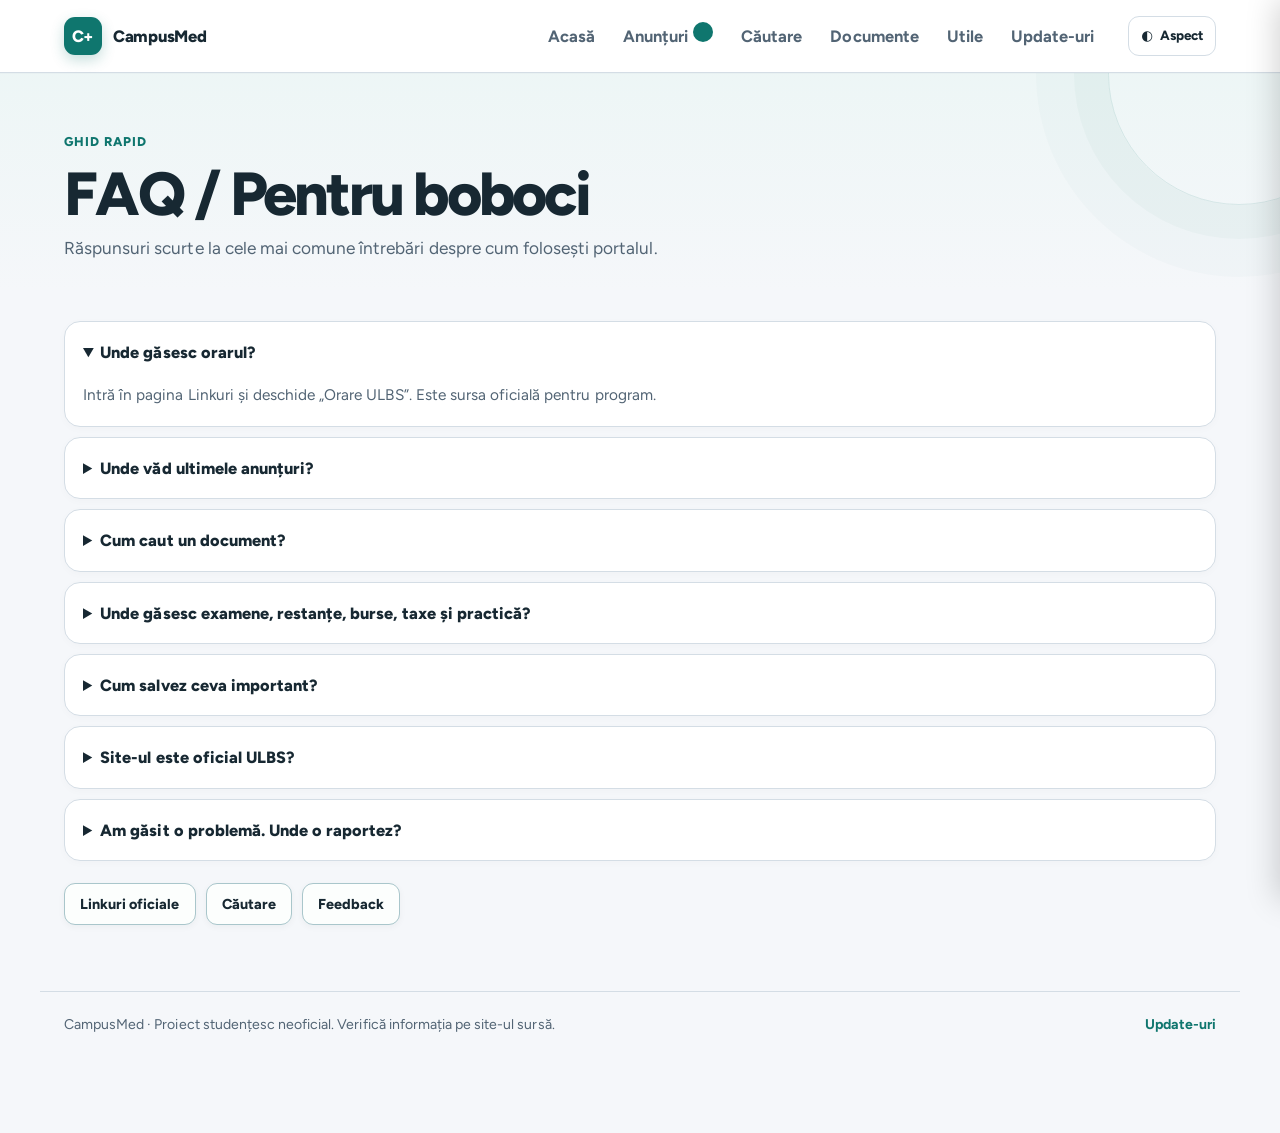
<file: docs/faq.html>
<!DOCTYPE html>
<html lang="ro"><head>
<meta charset="utf-8"><meta name="viewport" content="width=device-width,initial-scale=1">
<script data-theme-preflight>try{const m=localStorage.getItem("uiTheme");document.documentElement.dataset.theme=m==="dark"||(!["light","dark"].includes(m)&&matchMedia("(prefers-color-scheme: dark)").matches)?"dark":"light";const p=localStorage.getItem("uiPalette");document.documentElement.dataset.palette=["medical","ocean","emerald","lavender","sunset","graphite","contrast"].includes(p)?p:"medical"}catch{document.documentElement.dataset.theme="light";document.documentElement.dataset.palette="medical"}</script>
<meta name="theme-color" content="#f8fafb">
<meta name="description" content="Întrebări frecvente și ghid rapid pentru studenții AMG și Tehnică Dentară ULBS.">
<link rel="canonical" href="https://ibaxil12.github.io/Siteuri-AMG/faq.html">
<link rel="icon" href="icon-192.png" type="image/png"><link rel="manifest" href="manifest.webmanifest"><link rel="apple-touch-icon" href="apple-touch-icon.png">
<title>FAQ / Pentru boboci · AMG și Tehnică Dentară</title>
<link rel="preconnect" href="https://fonts.googleapis.com"><link rel="preconnect" href="https://fonts.gstatic.com" crossorigin>
<link href="https://fonts.googleapis.com/css2?family=Figtree:wght@400;500;600;700;800&display=swap" rel="stylesheet">
<link rel="stylesheet" href="style.css?v=34"></head>
<body data-page="faq"><a class="skip" href="#main">Sari la conținut</a><div id="siteHeader"></div>
<main id="main" class="page-main">
<section class="page-hero"><div class="shell"><span class="eyebrow">Ghid rapid</span><h1>FAQ / Pentru boboci</h1><p>Răspunsuri scurte la cele mai comune întrebări despre cum folosești portalul.</p></div></section>
<section class="section-compact"><div class="shell"><div class="faq-list">
<details open><summary>Unde găsesc orarul?</summary><p>Intră în pagina Linkuri și deschide „Orare ULBS”. Este sursa oficială pentru program.</p></details>
<details><summary>Unde văd ultimele anunțuri?</summary><p>Pagina Anunțuri afișează împreună comunicările recente pentru AMG și Tehnică Dentară.</p></details>
<details><summary>Cum caut un document?</summary><p>Folosește pagina Documente pentru PDF-uri sau pagina Căutare pentru toate tipurile de rezultate.</p></details>
<details><summary>Unde găsesc examene, restanțe, burse, taxe și practică?</summary><p>Toate sunt grupate în pagina Utile. Alegi categoria și vezi doar rezultatele relevante.</p></details>
<details><summary>Cum salvez ceva important?</summary><p>Apasă steaua din dreptul unui rezultat sau document. Favoritele apar apoi pe pagina Acasă și rămân salvate pe dispozitivul tău.</p></details>
<details><summary>Site-ul este oficial ULBS?</summary><p>Nu. Este un proiect studențesc neoficial care organizează informații și trimite către sursele oficiale. Verifică mereu informația importantă pe site-ul sursă.</p></details>
<details><summary>Am găsit o problemă. Unde o raportez?</summary><p>Intră pe Feedback, completează categoria și mesajul, apoi trimite direct din portal.</p></details>
</div>
<div class="faq-links"><a class="secondary-btn" href="linkuri.html">Linkuri oficiale</a><a class="secondary-btn" href="cautare.html">Căutare</a><a class="secondary-btn" href="feedback.html">Feedback</a></div>
</div></section></main>
<div id="siteFooter"></div><div id="mobileNav"></div><div id="drawerRoot"></div><script src="app.js?v=26" defer></script></body></html>
</file>
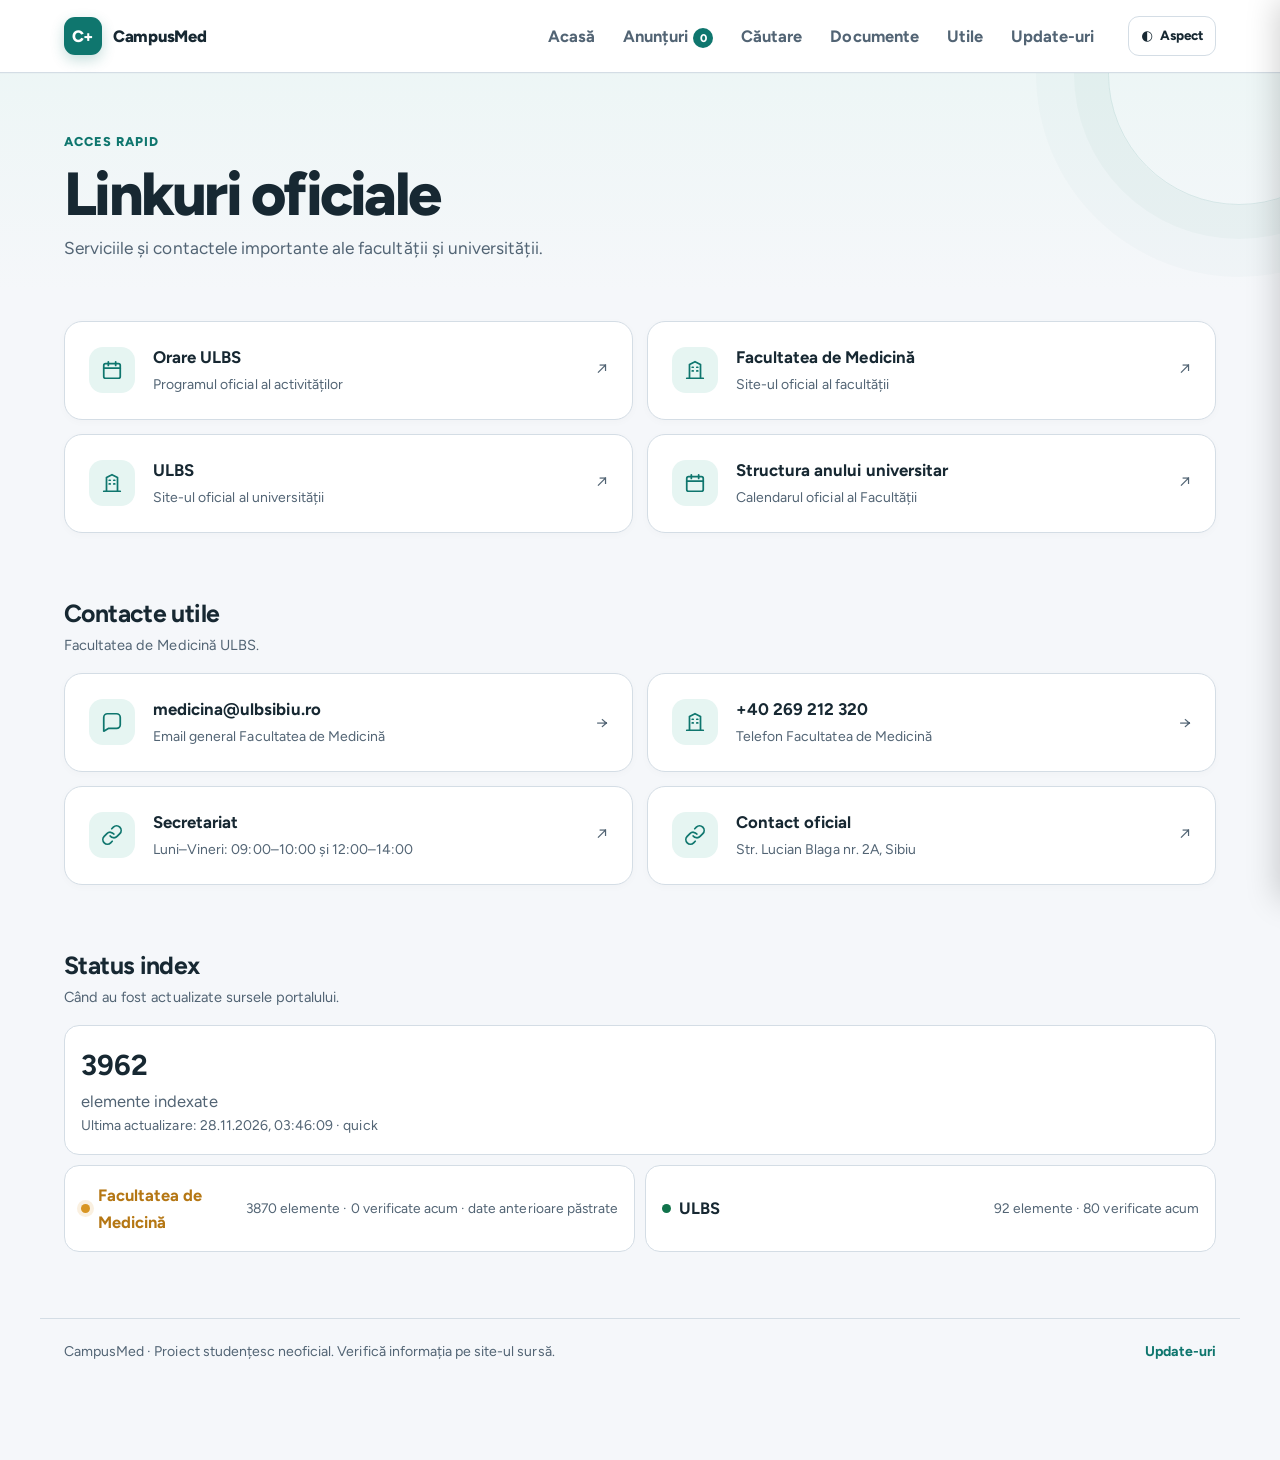
<file: docs/linkuri.html>
<!DOCTYPE html>
<html lang="ro">
<head>
<meta charset="utf-8"><meta name="viewport" content="width=device-width,initial-scale=1">
<script data-theme-preflight>try{const m=localStorage.getItem("uiTheme");document.documentElement.dataset.theme=m==="dark"||(!["light","dark"].includes(m)&&matchMedia("(prefers-color-scheme: dark)").matches)?"dark":"light";const p=localStorage.getItem("uiPalette");document.documentElement.dataset.palette=["medical","ocean","emerald","lavender","sunset","graphite","contrast"].includes(p)?p:"medical"}catch{document.documentElement.dataset.theme="light";document.documentElement.dataset.palette="medical"}</script>
<meta name="theme-color" content="#f8fafb">
<meta name="description" content="Linkuri și contacte oficiale utile pentru studenții AMG și Tehnică Dentară ULBS.">
<link rel="canonical" href="https://ibaxil12.github.io/Siteuri-AMG/linkuri.html">
<link rel="icon" href="icon-192.png" type="image/png"><link rel="manifest" href="manifest.webmanifest"><link rel="apple-touch-icon" href="apple-touch-icon.png">
<title>Linkuri utile · AMG și Tehnică Dentară</title>
<link rel="preconnect" href="https://fonts.googleapis.com"><link rel="preconnect" href="https://fonts.gstatic.com" crossorigin>
<link href="https://fonts.googleapis.com/css2?family=Figtree:wght@400;500;600;700;800&display=swap" rel="stylesheet">
<link rel="stylesheet" href="style.css?v=34">
</head>
<body data-page="linkuri">
<a class="skip" href="#main">Sari la conținut</a><div id="siteHeader"></div>
<main id="main" class="page-main">
<section class="page-hero"><div class="shell"><span class="eyebrow">Acces rapid</span><h1>Linkuri oficiale</h1><p>Serviciile și contactele importante ale facultății și universității.</p></div></section>

<section class="section-compact"><div class="shell"><div class="resource-grid">
<a class="resource-card" href="https://schedule.ulbsibiu.ro/" target="_blank" rel="noopener"><span class="icon" data-icon="calendar"></span><div><strong>Orare ULBS</strong><small>Programul oficial al activităților</small></div><span>↗</span></a>
<a class="resource-card" href="https://medicina.ulbsibiu.ro/" target="_blank" rel="noopener"><span class="icon" data-icon="building"></span><div><strong>Facultatea de Medicină</strong><small>Site-ul oficial al facultății</small></div><span>↗</span></a>
<a class="resource-card" href="https://www.ulbsibiu.ro/" target="_blank" rel="noopener"><span class="icon" data-icon="building"></span><div><strong>ULBS</strong><small>Site-ul oficial al universității</small></div><span>↗</span></a>
<a class="resource-card" href="https://medicina.ulbsibiu.ro/ro/structura-an-universitar/" target="_blank" rel="noopener"><span class="icon" data-icon="calendar"></span><div><strong>Structura anului universitar</strong><small>Calendarul oficial al Facultății</small></div><span>↗</span></a>
</div></div></section>

<section class="section-compact"><div class="shell"><div class="section-actions"><div><h2>Contacte utile</h2><p class="count">Facultatea de Medicină ULBS.</p></div></div><div class="resource-grid">
<a class="resource-card" href="mailto:medicina@ulbsibiu.ro"><span class="icon" data-icon="message"></span><div><strong>medicina@ulbsibiu.ro</strong><small>Email general Facultatea de Medicină</small></div><span>→</span></a>
<a class="resource-card" href="tel:+40269212320"><span class="icon" data-icon="building"></span><div><strong>+40 269 212 320</strong><small>Telefon Facultatea de Medicină</small></div><span>→</span></a>
<a class="resource-card" href="https://medicina.ulbsibiu.ro/ro/secretariat/" target="_blank" rel="noopener"><span class="icon" data-icon="link"></span><div><strong>Secretariat</strong><small>Luni–Vineri: 09:00–10:00 și 12:00–14:00</small></div><span>↗</span></a>
<a class="resource-card" href="https://medicina.ulbsibiu.ro/ro/despre/contact/" target="_blank" rel="noopener"><span class="icon" data-icon="link"></span><div><strong>Contact oficial</strong><small>Str. Lucian Blaga nr. 2A, Sibiu</small></div><span>↗</span></a>
</div></div></section>

<section class="section-compact"><div class="shell"><div class="section-actions"><div><h2>Status index</h2><p class="count">Când au fost actualizate sursele portalului.</p></div></div><div class="status-grid" id="sourceStatus"><div class="empty">Se încarcă…</div></div></div></section>
</main>
<div id="siteFooter"></div><div id="mobileNav"></div><div id="drawerRoot"></div>
<script src="app.js?v=26" defer></script>
</body></html>
</file>
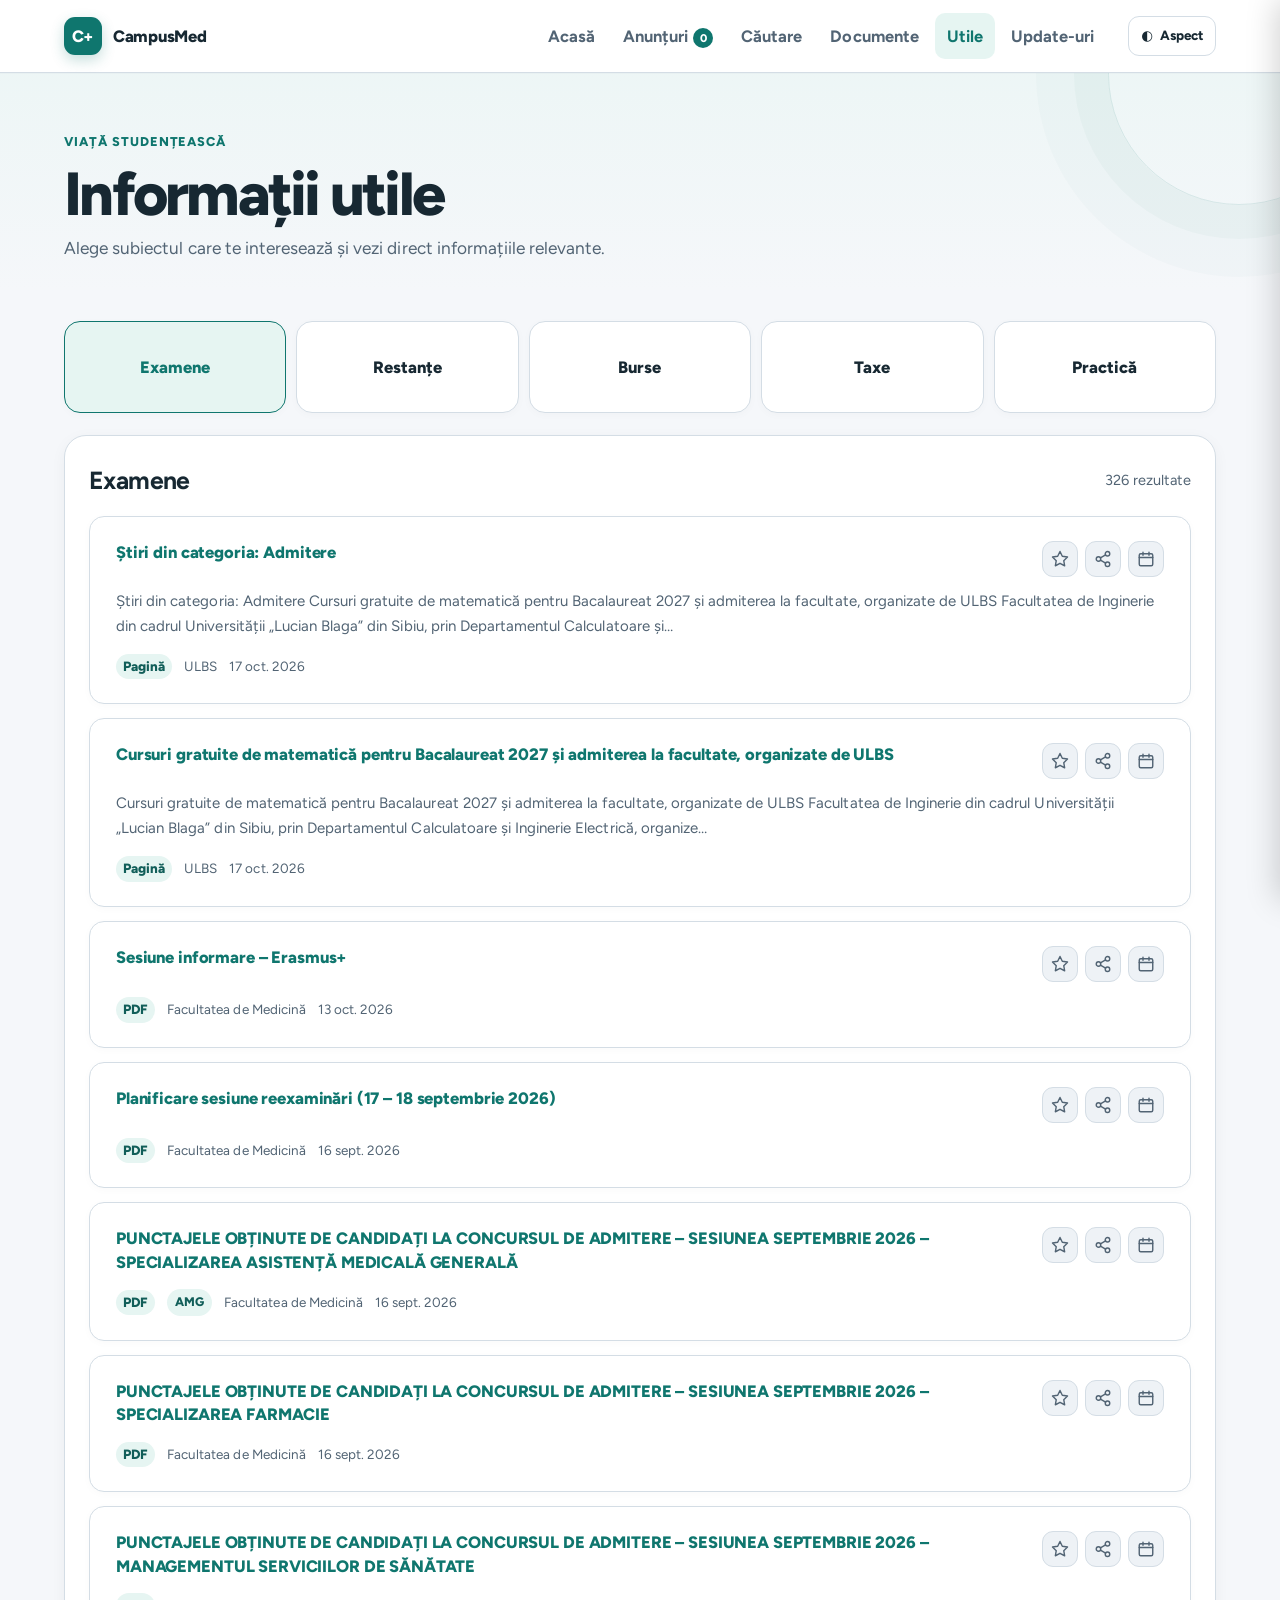
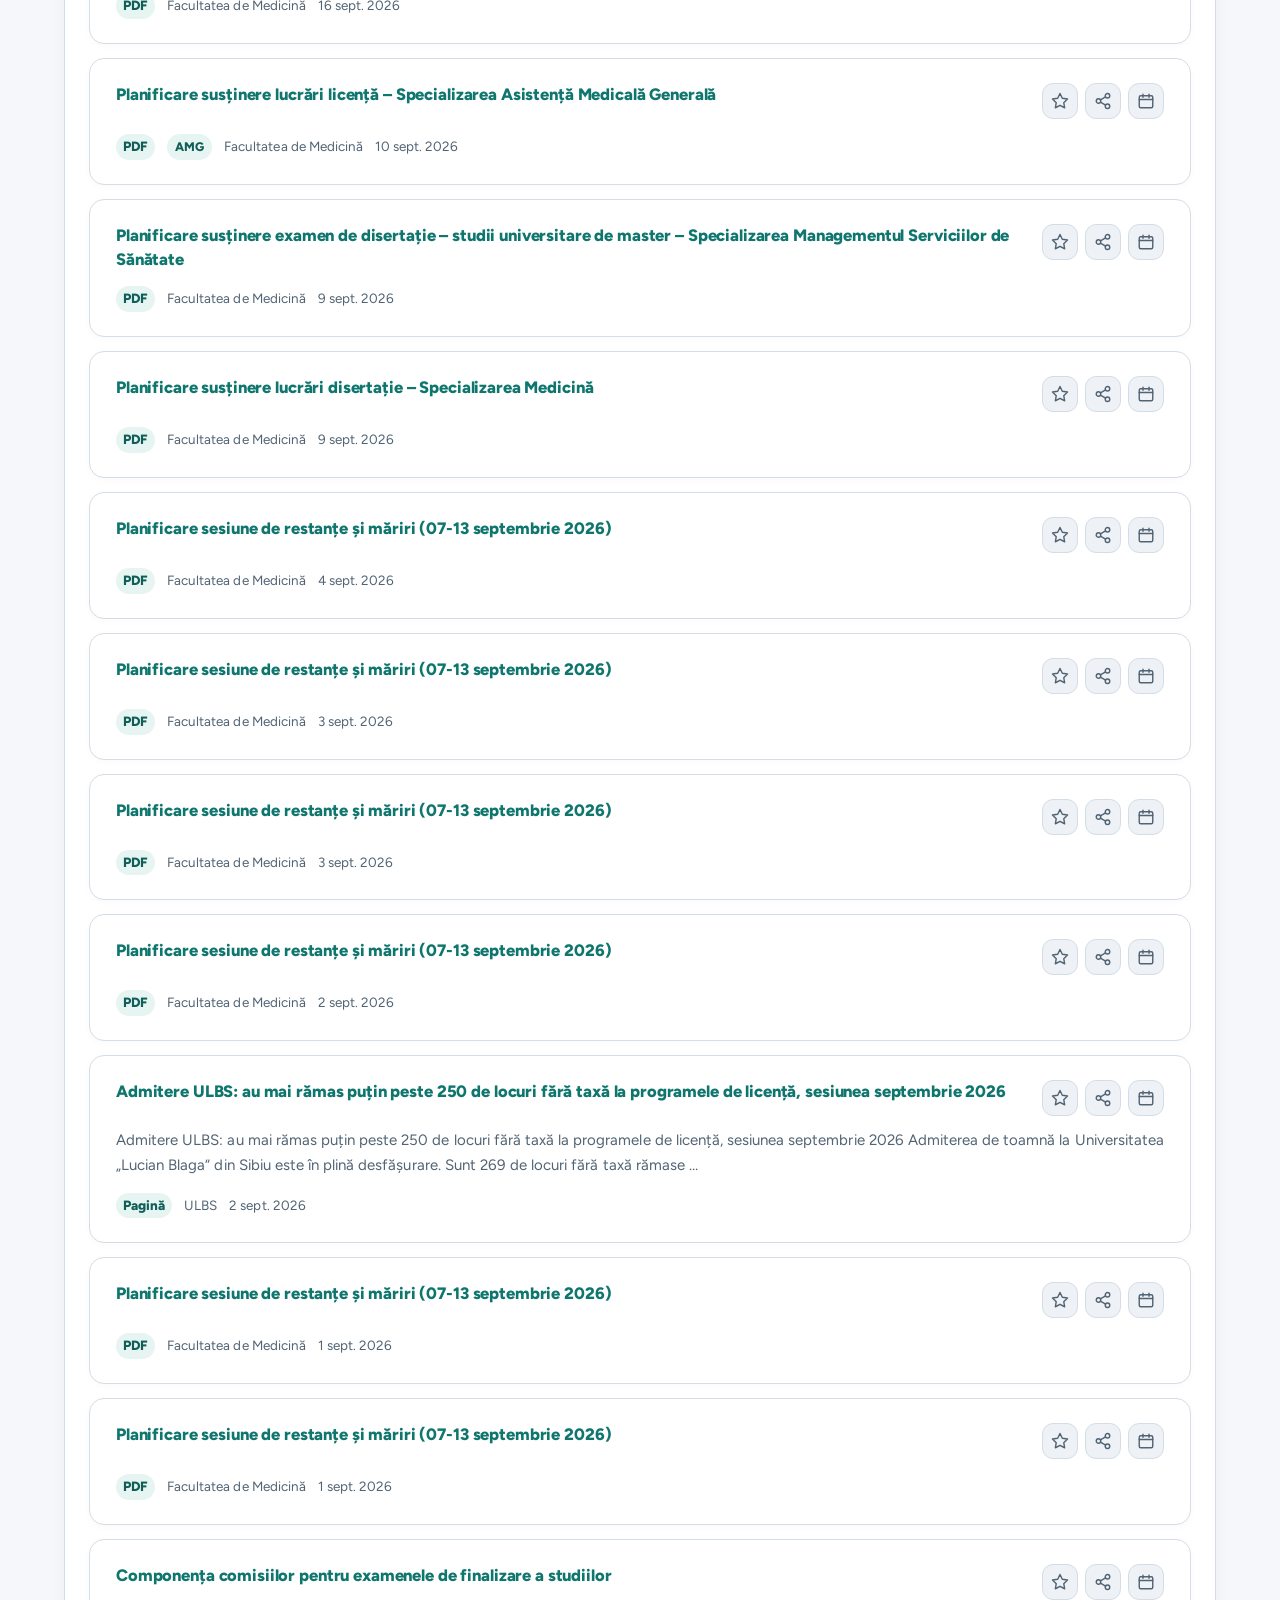
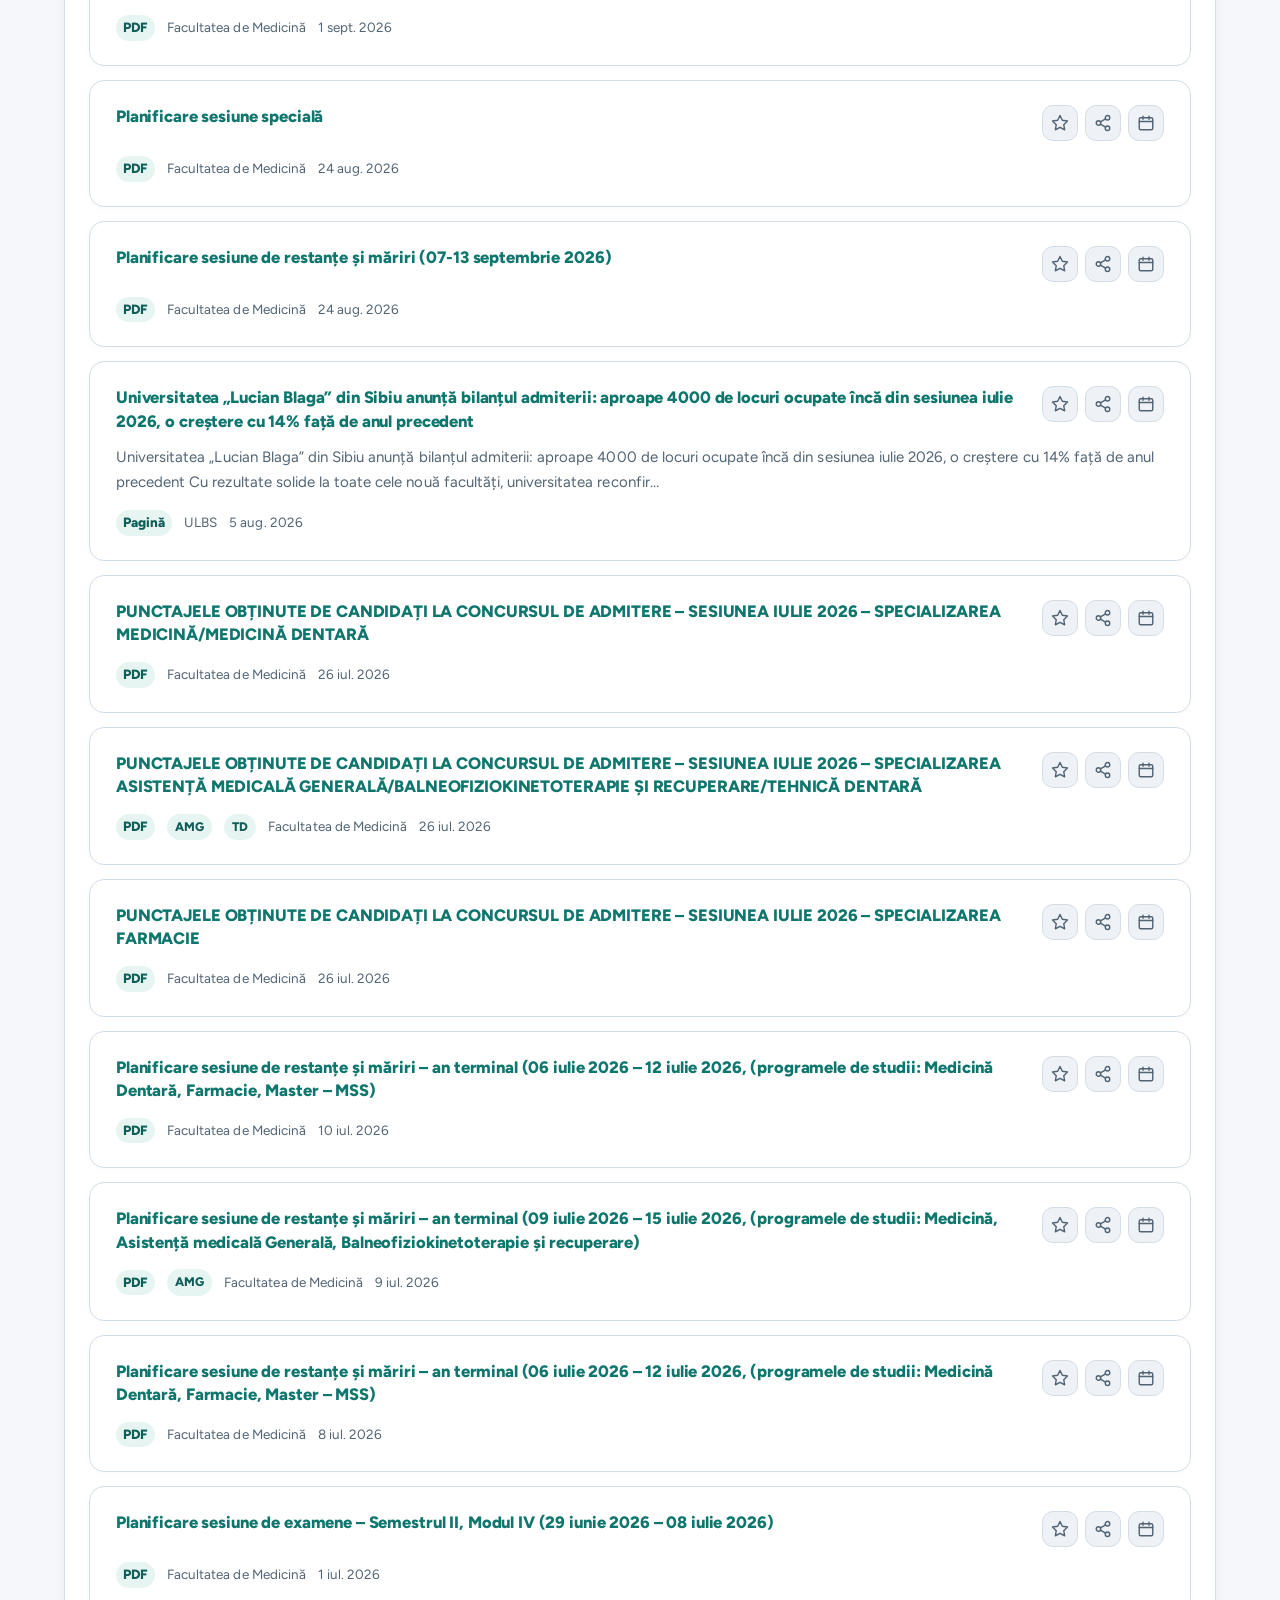
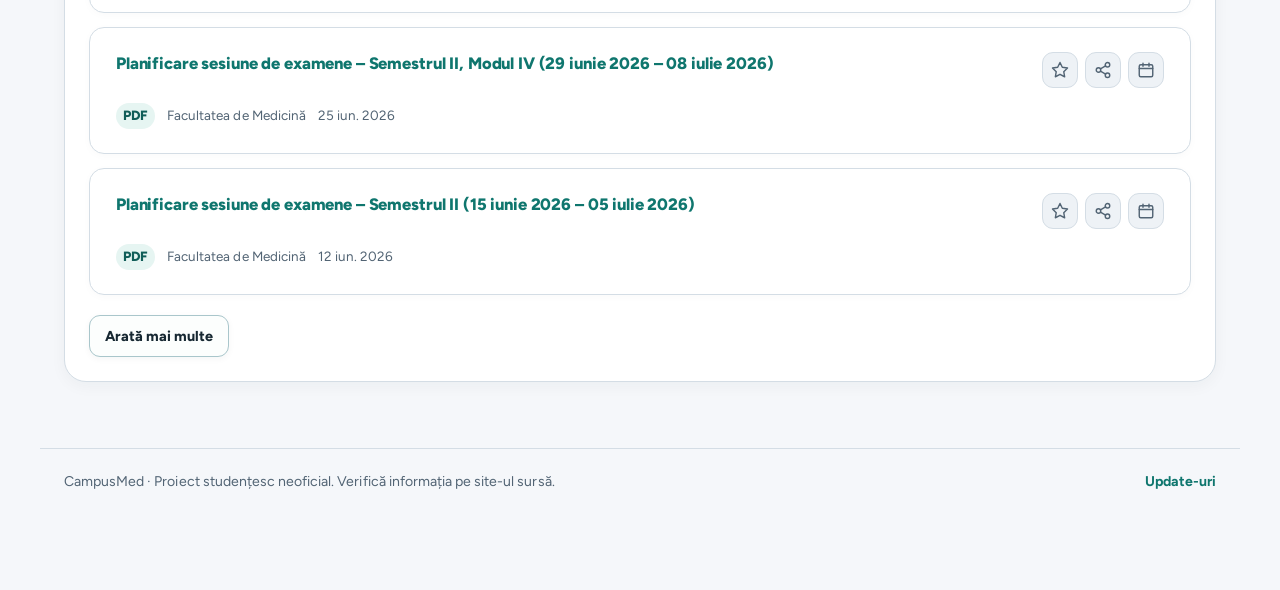
<file: docs/utile.html>
<!DOCTYPE html>
<html lang="ro">
<head>
<meta charset="utf-8">
<meta name="viewport" content="width=device-width,initial-scale=1">
<script data-theme-preflight>try{const m=localStorage.getItem("uiTheme");document.documentElement.dataset.theme=m==="dark"||(!["light","dark"].includes(m)&&matchMedia("(prefers-color-scheme: dark)").matches)?"dark":"light";const p=localStorage.getItem("uiPalette");document.documentElement.dataset.palette=["medical","ocean","emerald","lavender","sunset","graphite","contrast"].includes(p)?p:"medical"}catch{document.documentElement.dataset.theme="light";document.documentElement.dataset.palette="medical"}</script>
<meta name="theme-color" content="#f8fafb">
<meta name="description" content="Examene, restanțe, burse, taxe și practică pentru studenții AMG și Tehnică Dentară.">
<link rel="canonical" href="https://ibaxil12.github.io/Siteuri-AMG/utile.html">
<link rel="icon" href="icon-192.png" type="image/png">
<link rel="manifest" href="manifest.webmanifest">
<link rel="apple-touch-icon" href="apple-touch-icon.png">
<title>Utile · AMG și Tehnică Dentară</title>
<link rel="preconnect" href="https://fonts.googleapis.com">
<link rel="preconnect" href="https://fonts.gstatic.com" crossorigin>
<link href="https://fonts.googleapis.com/css2?family=Figtree:wght@400;500;600;700;800&display=swap" rel="stylesheet">
<link rel="stylesheet" href="style.css?v=34">
</head>
<body data-page="utile">
<a class="skip" href="#main">Sari la conținut</a>
<div id="siteHeader"></div>
<main id="main" class="page-main">
<section class="page-hero"><div class="shell"><span class="eyebrow">Viață studențească</span><h1>Informații utile</h1><p>Alege subiectul care te interesează și vezi direct informațiile relevante.</p></div></section>
<section class="section-compact"><div class="shell">
<div class="topic-grid"><button class="topic-btn active" type="button" data-topic="examen">Examene</button><button class="topic-btn" type="button" data-topic="restante">Restanțe</button><button class="topic-btn" type="button" data-topic="burse">Burse</button><button class="topic-btn" type="button" data-topic="taxe">Taxe</button><button class="topic-btn" type="button" data-topic="practica">Practică</button></div>
<div class="page-panel"><div class="section-actions"><h2 id="usefulTitle">Examene</h2><p class="count" id="count">Se încarcă…</p></div><ol class="results" id="results"></ol><button class="secondary-btn more" id="more" type="button" hidden>Arată mai multe</button></div>
</div></section>
</main><div id="siteFooter"></div><div id="mobileNav"></div><div id="drawerRoot"></div><script src="app.js?v=26" defer></script></body></html>
</file>
<file: docs/style.css>
:root{
  color-scheme:light dark;
  --bg:#f3f6f8;--surface:#fff;--surface-2:#f8fafb;--text:#102333;--muted:#607080;
  --line:#dbe3e8;--brand:#52606d;--brand-strong:#3d4852;--brand-soft:#edf1f4;--success:#18794e;
  --shadow:0 10px 30px rgba(16,35,51,.08);--radius:20px;--radius-sm:14px;--max:1180px;
}
@media(prefers-color-scheme:dark){
  :root{--bg:#0c1620;--surface:#13212e;--surface-2:#172837;--text:#edf4f8;--muted:#9aacba;
    --line:#263b4d;--brand:#a8b3bd;--brand-strong:#d1d8de;--brand-soft:#26333d;--success:#56d49b;
    --shadow:0 14px 34px rgba(0,0,0,.22)}
}
body.theme-amg{--brand:#c62828;--brand-strong:#8e1b1b;--brand-soft:#fdeaea}
body.theme-td{--brand:#0b5fa5;--brand-strong:#074a82;--brand-soft:#e8f2fa}
@media(prefers-color-scheme:dark){
  body.theme-amg{--brand:#ff7b7b;--brand-strong:#ff9f9f;--brand-soft:#4a1f24}
  body.theme-td{--brand:#68b4f2;--brand-strong:#9acdf6;--brand-soft:#153550}
}
*{box-sizing:border-box}
html{scroll-behavior:smooth}
body{margin:0;background:var(--bg);color:var(--text);font:16px/1.55 Figtree,system-ui,-apple-system,"Segoe UI",sans-serif}
body.drawer-open{overflow:hidden}
a{color:inherit}
button,input,select{font:inherit}
button,a{touch-action:manipulation}
:focus-visible{outline:3px solid var(--brand);outline-offset:3px}
.skip{position:absolute;left:-9999px;top:8px;z-index:1000;background:var(--surface);padding:10px 14px;border-radius:10px}
.skip:focus{left:12px}
.shell{max-width:var(--max);margin:auto;padding:0 24px}
.site-header{position:sticky;top:0;z-index:80;background:color-mix(in srgb,var(--surface) 92%,transparent);backdrop-filter:blur(14px);border-bottom:1px solid var(--line)}
.header-row{min-height:72px;display:flex;align-items:center;gap:22px}
.brand{display:flex;align-items:center;gap:11px;text-decoration:none;font-weight:800;letter-spacing:-.02em;white-space:nowrap}
.brand-mark{width:38px;height:38px;border-radius:12px;display:grid;place-items:center;background:var(--brand);color:white;font-weight:800}
.desktop-nav{display:flex;gap:4px;align-items:center;margin-left:auto}
.desktop-nav a{padding:10px 12px;border-radius:10px;text-decoration:none;color:var(--muted);font-weight:650}
.desktop-nav a:hover{background:var(--surface-2);color:var(--text)}
.header-program{display:flex;gap:4px;padding:4px;background:var(--surface-2);border:1px solid var(--line);border-radius:12px}
.header-program button,.seg button{border:0;background:transparent;color:var(--muted);min-height:36px;padding:0 10px;border-radius:9px;cursor:pointer;font-weight:700}
.header-program button.on,.seg button.on{background:var(--surface);color:var(--brand);box-shadow:0 1px 4px rgba(0,0,0,.08)}
.menu-btn{display:none;width:44px;height:44px;border:1px solid var(--line);background:var(--surface);border-radius:12px;color:var(--text);cursor:pointer}
.hero{padding:62px 0 34px}
.eyebrow{display:inline-flex;gap:8px;align-items:center;color:var(--brand);font-weight:800;font-size:.85rem;letter-spacing:.08em;text-transform:uppercase}
.hero h1{max-width:820px;margin:12px 0 12px;font-size:clamp(2.15rem,5vw,4.4rem);line-height:1.02;letter-spacing:-.05em}
.hero-copy{max-width:700px;margin:0;color:var(--muted);font-size:clamp(1rem,2vw,1.18rem)}
.hero-tools{margin-top:28px;display:grid;grid-template-columns:minmax(0,1fr) auto;gap:12px;align-items:center}
.searchbox{position:relative}
.searchbox svg{position:absolute;left:18px;top:50%;transform:translateY(-50%);width:22px;height:22px;color:var(--muted)}
.searchbox input{width:100%;height:62px;border:1px solid var(--line);border-radius:18px;background:var(--surface);color:var(--text);padding:0 54px 0 52px;font-size:1.08rem;box-shadow:var(--shadow)}
.searchbox input::placeholder{color:var(--muted)}
.clear-search{position:absolute;right:9px;top:9px;width:44px;height:44px;border:0;background:transparent;color:var(--muted);border-radius:10px;cursor:pointer}
.primary-btn,.secondary-btn{min-height:50px;border-radius:14px;padding:0 18px;font-weight:800;cursor:pointer;border:1px solid transparent}
.primary-btn{background:var(--brand);color:#fff}
.primary-btn:hover{background:var(--brand-strong)}
.secondary-btn{background:var(--surface);color:var(--text);border-color:var(--line)}
.mobile-program{display:none;margin-top:18px}
.section{padding:34px 0}
.section-head{display:flex;align-items:end;justify-content:space-between;gap:20px;margin-bottom:18px}
.section-head h2{margin:0;font-size:clamp(1.45rem,3vw,2rem);letter-spacing:-.025em}
.section-head p{margin:4px 0 0;color:var(--muted)}
.quick-grid{display:grid;grid-template-columns:repeat(4,minmax(0,1fr));gap:14px}
.quick-card{position:relative;display:block;width:100%;min-height:160px;padding:20px;text-align:left;color:inherit;font:inherit;border:1px solid var(--line);border-radius:var(--radius);background:var(--surface);text-decoration:none;cursor:pointer;transition:transform .16s ease,border-color .16s ease,box-shadow .16s ease;overflow:hidden}
.quick-card:hover{transform:translateY(-2px);border-color:color-mix(in srgb,var(--brand) 45%,var(--line));box-shadow:var(--shadow)}
.quick-card.primary{grid-column:span 2;background:var(--brand);color:white;border-color:var(--brand)}
.quick-card .icon{width:42px;height:42px;display:grid;place-items:center;border-radius:13px;background:var(--brand-soft);color:var(--brand);margin-bottom:18px}
.quick-card.primary .icon{background:rgba(255,255,255,.15);color:#fff}
.quick-card svg{width:22px;height:22px}
.quick-card h3{margin:0 0 5px;font-size:1.08rem}
.quick-card p{margin:0;color:var(--muted);font-size:.91rem}
.quick-card.primary p{color:rgba(255,255,255,.82)}
.card-arrow{position:absolute;right:18px;top:18px;color:currentColor;opacity:.55}
.news-layout{display:grid;grid-template-columns:minmax(0,1.5fr) minmax(260px,.5fr);gap:18px}
.news-list{display:grid;gap:10px}
.news-item{display:block;padding:18px 20px;border:1px solid var(--line);border-radius:16px;background:var(--surface);text-decoration:none}
.news-item:hover{border-color:color-mix(in srgb,var(--brand) 40%,var(--line))}
.news-item h3{margin:0 0 6px;font-size:1rem}
.news-meta{display:flex;gap:8px;flex-wrap:wrap;color:var(--muted);font-size:.84rem}
.badge{display:inline-flex;align-items:center;padding:3px 8px;border-radius:999px;background:var(--brand-soft);color:var(--brand);font-size:.78rem;font-weight:800}
.news-summary{padding:22px;border-radius:var(--radius);background:var(--surface);border:1px solid var(--line)}
.news-summary strong{font-size:2rem;display:block;line-height:1}
.news-summary p{color:var(--muted);margin:7px 0 16px}
.search-panel{border:1px solid var(--line);background:var(--surface);border-radius:24px;padding:20px;box-shadow:var(--shadow)}
.search-toolbar{display:flex;gap:10px;align-items:center}
.search-toolbar .searchbox{flex:1}
.filter-toggle{white-space:nowrap}
.filter-count{display:none;min-width:22px;height:22px;border-radius:999px;background:var(--brand);color:#fff;place-items:center;font-size:.75rem;margin-left:5px}
.filter-count.show{display:inline-grid}
.filters{margin-top:14px;padding:16px;background:var(--surface-2);border:1px solid var(--line);border-radius:16px}
.filters[hidden]{display:none}
.filters-grid{display:grid;grid-template-columns:1.15fr .8fr 1fr auto;gap:14px;align-items:end}
.filter-group label{display:block;margin-bottom:6px;color:var(--muted);font-size:.82rem;font-weight:800}
.seg{display:flex;gap:3px;padding:4px;border:1px solid var(--line);background:var(--surface);border-radius:12px}
.seg button{flex:1;white-space:nowrap}
select{width:100%;min-height:44px;border:1px solid var(--line);background:var(--surface);color:var(--text);border-radius:11px;padding:0 36px 0 12px}
.strict-btn{min-height:44px}
.results-head{display:flex;align-items:center;justify-content:space-between;gap:16px;margin:22px 0 8px}
.count{color:var(--muted);margin:0}
.results{list-style:none;margin:0;padding:0}
.result{padding:18px 4px;border-bottom:1px solid var(--line)}
.result-title{font-size:1.05rem;font-weight:800;text-decoration:none;line-height:1.35}
a.result-title:hover{color:var(--brand)}
.result-text{margin:7px 0 0;color:var(--muted);font-size:.94rem}
.result-meta{display:flex;flex-wrap:wrap;gap:6px 12px;margin-top:8px;color:var(--muted);font-size:.82rem}
.result-kind{font-weight:800;color:var(--brand)}
.new-tag{font-weight:800;color:var(--success)}
mark{background:#ffe58a;color:#18222a;border-radius:3px;padding:0 1px}
.empty{padding:40px 12px;text-align:center;color:var(--muted)}
.more{display:block;margin:20px auto 0}
.links-strip{display:grid;grid-template-columns:1fr 1fr;gap:14px}
.link-card{display:flex;align-items:center;justify-content:space-between;gap:18px;padding:20px;border:1px solid var(--line);border-radius:18px;background:var(--surface);text-decoration:none}
.link-card:hover{border-color:var(--brand)}
.footer{padding:36px 0 96px;color:var(--muted);font-size:.88rem}
.footer-row{display:flex;justify-content:space-between;gap:20px;border-top:1px solid var(--line);padding-top:22px}
.bottom-nav{display:none}
.drawer-backdrop{display:none;position:fixed;inset:0;background:rgba(0,0,0,.42);z-index:89}
.drawer{position:fixed;right:0;top:0;bottom:0;width:min(88vw,360px);background:var(--surface);z-index:90;transform:translateX(102%);transition:transform .2s ease;padding:20px;box-shadow:-10px 0 30px rgba(0,0,0,.18)}
.drawer.open{transform:none}
.drawer-backdrop.open{display:block}
.drawer-head{display:flex;justify-content:space-between;align-items:center;margin-bottom:24px}
.drawer nav{display:grid;gap:8px}
.drawer nav a{padding:14px;border-radius:12px;text-decoration:none;font-weight:750;background:var(--surface-2)}
.drawer-close{width:42px;height:42px;border-radius:12px;border:1px solid var(--line);background:var(--surface);color:var(--text)}
.sr-only{position:absolute;width:1px;height:1px;padding:0;margin:-1px;overflow:hidden;clip:rect(0,0,0,0);white-space:nowrap;border:0}
@media(max-width:980px){
  .desktop-nav{display:none}.menu-btn{display:block;margin-left:auto}.header-program{display:none}
  .mobile-program{display:block}.quick-grid{grid-template-columns:repeat(2,minmax(0,1fr))}
  .filters-grid{grid-template-columns:1fr 1fr}.news-layout{grid-template-columns:1fr}.news-summary{display:flex;align-items:center;gap:16px}
  .news-summary p{margin:0;flex:1}
}
@media(max-width:680px){
  .shell{padding:0 16px}.header-row{min-height:62px}.brand-mark{width:34px;height:34px}
  .brand span:last-child{font-size:.95rem}.hero{padding:38px 0 18px}.hero h1{font-size:clamp(2rem,11vw,3rem)}
  .hero-tools{grid-template-columns:1fr}.hero-tools>.primary-btn{display:none}
  .searchbox input{height:58px}.section{padding:26px 0}.section-head{align-items:start}
  .quick-grid{grid-template-columns:1fr 1fr;gap:10px}.quick-card,.quick-card.primary{grid-column:span 1;min-height:148px;padding:16px}
  .quick-card .icon{margin-bottom:14px}.quick-card p{font-size:.84rem}.quick-card h3{font-size:1rem}
  .news-summary{padding:17px}.search-panel{padding:14px;border-radius:19px}
  .search-toolbar{align-items:stretch}.search-toolbar .searchbox input{font-size:.98rem}.filter-toggle{padding:0 13px}
  .filters-grid{grid-template-columns:1fr}.seg{overflow-x:auto}.seg button{min-width:max-content}
  .results-head{align-items:flex-start}.links-strip{grid-template-columns:1fr}
  .footer-row{display:block}.footer{padding-bottom:96px}
  .bottom-nav{display:grid;grid-template-columns:repeat(4,1fr);position:fixed;left:10px;right:10px;bottom:10px;z-index:70;background:color-mix(in srgb,var(--surface) 95%,transparent);backdrop-filter:blur(14px);border:1px solid var(--line);border-radius:18px;padding:6px;box-shadow:var(--shadow)}
  .bottom-nav button,.bottom-nav a{min-height:52px;border:0;background:transparent;color:var(--muted);border-radius:12px;text-decoration:none;display:grid;place-items:center;gap:1px;font-size:.72rem;font-weight:750}
  .bottom-nav svg{width:19px;height:19px}.bottom-nav .active{background:var(--brand-soft);color:var(--brand)}
}
@media(max-width:390px){
  .shell{padding:0 13px}.quick-grid{gap:8px}.quick-card,.quick-card.primary{min-height:140px;padding:14px}
  .quick-card .icon{width:38px;height:38px}.quick-card p{display:none}.filter-toggle .label{display:none}
}
@media(prefers-reduced-motion:reduce){
  *,*::before,*::after{scroll-behavior:auto!important;transition:none!important;animation:none!important}
}

/* Culori de program: AMG = roșu, Tehnică Dentară = albastru */
[data-program="AMG"].on{color:#c62828!important;background:#fff1f1!important}
[data-program="TD"].on{color:#0b5fa5!important;background:#eef6fd!important}
@media(prefers-color-scheme:dark){
  [data-program="AMG"].on{color:#ff8a8a!important;background:#472126!important}
  [data-program="TD"].on{color:#78bdf3!important;background:#17364f!important}
}

body.theme-amg .hero{background:color-mix(in srgb,var(--brand-soft) 70%,var(--bg))}
body.theme-td .hero{background:color-mix(in srgb,var(--brand-soft) 70%,var(--bg))}

.feedback-shell{max-width:900px}
.feedback-hero{padding:64px 0 22px}
.feedback-hero h1{margin:12px 0;font-size:clamp(2.2rem,6vw,4.6rem);line-height:1;letter-spacing:-.045em}
.feedback-grid{display:grid;grid-template-columns:1fr 1fr;gap:18px}
.feedback-card{display:flex;flex-direction:column;gap:20px;padding:28px;border:1px solid var(--line);border-radius:24px;background:var(--surface);box-shadow:var(--shadow)}
.feedback-card h2{margin:4px 0 8px;font-size:1.5rem}
.feedback-card p{margin:0;color:var(--muted)}
.feedback-icon{width:48px;height:48px;border-radius:14px;display:grid;place-items:center;font-size:1.35rem;font-weight:800;background:var(--brand-soft);color:var(--brand)}
.feedback-kicker{font-size:.78rem;font-weight:800;text-transform:uppercase;letter-spacing:.08em;color:var(--brand)}
.feedback-action{margin-top:auto;display:inline-flex;align-items:center;justify-content:center;text-decoration:none}
.feedback-info{margin-top:20px;padding:24px;border:1px solid var(--line);border-radius:20px;background:var(--surface-2);display:flex;align-items:center;justify-content:space-between;gap:20px}
.feedback-info h2{margin:0 0 6px;font-size:1.15rem}
.feedback-info p{margin:0;color:var(--muted);max-width:620px}
.feedback-note{margin-top:18px;padding:16px 18px;border-left:4px solid var(--brand);background:var(--brand-soft);border-radius:12px;color:var(--text)}
.feedback-back{display:inline-flex;align-items:center;text-decoration:none;margin-left:auto}
@media(max-width:760px){
  .feedback-grid{grid-template-columns:1fr}
  .feedback-info{align-items:flex-start;flex-direction:column}
  .feedback-back{margin-left:auto}
  .feedback-hero{padding-top:40px}
}
@media(max-width:520px){
  .feedback-back{display:none}
  .feedback-card{padding:22px}
}

.feedback-form{display:grid;gap:18px;padding:28px;border:1px solid var(--line);border-radius:24px;background:var(--surface);box-shadow:var(--shadow)}
.form-row{display:grid;grid-template-columns:1fr 1fr;gap:16px}
.form-field{display:grid;gap:7px}
.form-field label{font-weight:800}
.form-field input,.form-field select,.form-field textarea{width:100%;border:1px solid var(--line);background:var(--surface-2);color:var(--text);border-radius:14px;padding:13px 14px}
.form-field input,.form-field select{min-height:50px}
.form-field textarea{resize:vertical;min-height:180px}
.form-field input:focus,.form-field select:focus,.form-field textarea:focus{border-color:var(--brand);outline:3px solid color-mix(in srgb,var(--brand) 22%,transparent)}
.field-help,.feedback-status{margin:0;color:var(--muted);font-size:.88rem}
.optional{color:var(--muted);font-weight:600}
.feedback-submit{justify-self:start;min-width:190px}
@media(max-width:680px){
  .form-row{grid-template-columns:1fr}
  .feedback-form{padding:20px}
  .feedback-submit{width:100%}
}

/* === Arhitectură multi-pagină === */
.desktop-nav a.active{background:var(--brand-soft);color:var(--brand)}
.page-hero{padding:52px 0 22px}
.page-hero h1{margin:8px 0 10px;font-size:clamp(2rem,5vw,3.8rem);line-height:1.04;letter-spacing:-.04em}
.page-hero p{max-width:720px;margin:0;color:var(--muted);font-size:1.06rem}
.page-program{display:none;margin-top:18px}
.page-main{min-height:60vh}
.dashboard-grid{display:grid;grid-template-columns:repeat(3,minmax(0,1fr));gap:14px}
.dashboard-card{display:flex;flex-direction:column;min-height:170px;padding:22px;border:1px solid var(--line);border-radius:20px;background:var(--surface);text-decoration:none;transition:transform .16s ease,border-color .16s ease,box-shadow .16s ease}
.dashboard-card:hover{transform:translateY(-2px);border-color:var(--brand);box-shadow:var(--shadow)}
.dashboard-card .icon{width:42px;height:42px;display:grid;place-items:center;border-radius:13px;background:var(--brand-soft);color:var(--brand);margin-bottom:18px}
.dashboard-card svg,.resource-card svg{width:22px;height:22px}
.dashboard-card h2{margin:auto 0 5px;font-size:1.12rem}
.dashboard-card p{margin:0;color:var(--muted);font-size:.91rem}
.dashboard-card.featured{background:var(--brand);color:#fff;border-color:var(--brand)}
.dashboard-card.featured p{color:rgba(255,255,255,.82)}
.dashboard-card.featured .icon{background:rgba(255,255,255,.14);color:#fff}
.compact-search{display:flex;gap:10px;max-width:760px;margin-top:26px}
.compact-search .searchbox{flex:1}
.page-panel{border:1px solid var(--line);background:var(--surface);border-radius:22px;padding:20px;box-shadow:var(--shadow)}
.simple-toolbar{display:grid;grid-template-columns:minmax(0,1fr) 220px;gap:12px;margin-bottom:16px}
.simple-toolbar.three{grid-template-columns:minmax(0,1fr) 180px 220px}
.topic-grid{display:grid;grid-template-columns:repeat(5,minmax(0,1fr));gap:10px;margin-bottom:22px}
.topic-btn{min-height:92px;padding:14px;border:1px solid var(--line);border-radius:16px;background:var(--surface);color:var(--text);font-weight:800;cursor:pointer}
.topic-btn.active,.topic-btn:hover{border-color:var(--brand);background:var(--brand-soft);color:var(--brand)}
.resource-grid{display:grid;grid-template-columns:repeat(2,minmax(0,1fr));gap:14px}
.resource-card{display:flex;align-items:center;gap:16px;padding:22px;border:1px solid var(--line);border-radius:18px;background:var(--surface);text-decoration:none}
.resource-card:hover{border-color:var(--brand)}
.resource-card .icon{width:46px;height:46px;display:grid;place-items:center;border-radius:14px;background:var(--brand-soft);color:var(--brand);flex:0 0 auto}
.resource-card strong{display:block;font-size:1.05rem}
.resource-card span:last-child{margin-left:auto;color:var(--muted)}
.section-compact{padding:26px 0}
.section-actions{display:flex;justify-content:space-between;align-items:center;gap:16px;margin-bottom:12px}
.section-actions h2{margin:0}
.home-news .result{padding-left:0;padding-right:0}
.footer a{color:var(--brand);font-weight:700;text-decoration:none}
@media(max-width:1100px){
  .dashboard-grid{grid-template-columns:repeat(2,minmax(0,1fr))}
  .topic-grid{grid-template-columns:repeat(3,minmax(0,1fr))}
}
@media(max-width:980px){
  .page-program{display:block}
}
@media(max-width:680px){
  .page-hero{padding:34px 0 14px}
  .dashboard-grid{grid-template-columns:1fr 1fr;gap:9px}
  .dashboard-card{min-height:145px;padding:16px}
  .dashboard-card p{font-size:.82rem}
  .compact-search{display:grid;grid-template-columns:1fr}
  .simple-toolbar,.simple-toolbar.three{grid-template-columns:1fr}
  .topic-grid{grid-template-columns:1fr 1fr}
  .resource-grid{grid-template-columns:1fr}
  .section-actions{align-items:flex-start}
}
@media(max-width:390px){
  .dashboard-card{min-height:132px;padding:14px}
  .dashboard-card p{display:none}
  .topic-btn{min-height:78px}
}

.result-top{display:flex;align-items:flex-start;gap:12px}
.result-top .result-title{flex:1}
.fav-btn{width:38px;height:38px;display:grid;place-items:center;flex:0 0 auto;border:1px solid var(--line);border-radius:11px;background:var(--surface);color:var(--muted);cursor:pointer}
.fav-btn svg{width:18px;height:18px}
.fav-btn.saved{color:var(--brand);background:var(--brand-soft);border-color:var(--brand)}
.calendar-form{display:grid;grid-template-columns:1.1fr 170px 1fr auto;gap:12px;align-items:end;margin-bottom:24px}
.calendar-form .form-field{min-width:0}
.calendar-list{list-style:none;margin:0;padding:0;display:grid;gap:10px}
.calendar-item{display:flex;align-items:center;justify-content:space-between;gap:14px;padding:16px 18px;border:1px solid var(--line);border-radius:15px;background:var(--surface)}
.calendar-item strong,.calendar-item span{display:block}
.calendar-item span{margin-top:3px;color:var(--muted);font-size:.9rem}
.calendar-remove{width:40px;height:40px;border:1px solid var(--line);border-radius:10px;background:var(--surface-2);color:var(--muted);cursor:pointer}
.faq-list{display:grid;gap:10px}
.faq-list details{border:1px solid var(--line);border-radius:16px;background:var(--surface);padding:0 18px}
.faq-list summary{cursor:pointer;font-weight:800;padding:17px 0}
.faq-list details p{margin:0 0 18px;color:var(--muted)}
.faq-links{display:flex;flex-wrap:wrap;gap:10px;margin-top:22px}
@media(max-width:860px){.calendar-form{grid-template-columns:1fr 1fr}.calendar-form .feedback-submit{width:auto}}
@media(max-width:680px){.calendar-form{grid-template-columns:1fr}.calendar-form .feedback-submit{width:100%}.result-top{gap:8px}}

/* === Calendar real + utilitare v10 === */
.nav-badge{display:inline-grid;place-items:center;min-width:19px;height:19px;margin-left:5px;padding:0 5px;border-radius:999px;background:var(--brand);color:#fff;font-size:.7rem;font-weight:800}
.footer-actions{display:flex;align-items:center;gap:14px}.footer-install{border:0;background:transparent;color:var(--brand);font-weight:800;cursor:pointer}
.result-actions{display:flex;gap:6px;flex:0 0 auto}.result-actions .fav-btn{width:36px;height:36px}
.announce-actions{display:flex;gap:8px;flex-wrap:wrap}.secondary-btn.on{background:var(--brand-soft);color:var(--brand);border-color:var(--brand)}
.academic-note{display:flex;justify-content:space-between;align-items:center;gap:20px;padding:18px 20px;margin-bottom:16px;border:1px solid var(--line);border-left:4px solid var(--brand);border-radius:16px;background:var(--surface)}
.academic-note p{margin:3px 0 0;color:var(--muted);max-width:720px}
.calendar-shell{border:1px solid var(--line);border-radius:22px;background:var(--surface);overflow:hidden;box-shadow:var(--shadow)}
.calendar-toolbar{display:flex;justify-content:space-between;align-items:center;gap:14px;padding:16px 18px;border-bottom:1px solid var(--line)}
.calendar-toolbar>div{display:flex;gap:7px}.calendar-toolbar h2{margin:0;font-size:1.25rem}.icon-btn{min-width:48px;padding:0}
.calendar-weekdays,.calendar-grid{display:grid;grid-template-columns:repeat(7,minmax(0,1fr))}
.calendar-weekdays{border-bottom:1px solid var(--line);background:var(--surface-2)}
.calendar-weekdays span{padding:9px;text-align:center;color:var(--muted);font-size:.78rem;font-weight:800}
.calendar-grid{background:var(--line);gap:1px}
.calendar-day{position:relative;min-height:118px;padding:9px;border:0;background:var(--surface);color:var(--text);text-align:left;cursor:pointer;overflow:hidden}
.calendar-day:hover{background:var(--surface-2)}.calendar-day.outside{cursor:default;background:var(--surface-2)}
.calendar-day.today .day-number{background:var(--brand);color:#fff}.calendar-day.selected{box-shadow:inset 0 0 0 2px var(--brand)}
.day-number{display:grid;place-items:center;width:27px;height:27px;border-radius:999px;font-size:.84rem;font-weight:800}
.day-events{display:grid;gap:3px;margin-top:5px}.day-event{display:block;padding:2px 5px;border-radius:5px;background:var(--brand-soft);color:var(--brand);font-size:.66rem;font-weight:700;white-space:nowrap;overflow:hidden;text-overflow:ellipsis}
.day-event.official{background:color-mix(in srgb,var(--success) 14%,var(--surface));color:var(--success)}.day-more{font-size:.68rem;color:var(--muted)}
.calendar-lower{display:grid;grid-template-columns:1.15fr .85fr;gap:16px;margin-top:16px}.calendar-form.vertical{display:grid;grid-template-columns:1fr;margin:14px 0 0}
.calendar-form-actions{display:flex;gap:8px}.cal-detail{display:flex;align-items:center;justify-content:space-between;gap:14px;padding:13px 0;border-bottom:1px solid var(--line)}.cal-detail:last-child{border:0}
.cal-detail strong,.cal-detail span{display:block}.cal-detail span{color:var(--muted);font-size:.88rem}.cal-detail.official strong{color:var(--success)}
.cal-detail-actions{display:flex;gap:6px}.cal-detail-actions button{border:1px solid var(--line);background:var(--surface-2);color:var(--text);padding:7px 9px;border-radius:8px;cursor:pointer}.official-pill{padding:4px 8px!important;border-radius:999px;background:color-mix(in srgb,var(--success) 12%,var(--surface));color:var(--success)!important;font-weight:800}
.empty.small{padding:20px 0;text-align:left}
.status-grid{display:grid;grid-template-columns:repeat(2,minmax(0,1fr));gap:10px}.status-summary,.status-source{padding:16px;border:1px solid var(--line);border-radius:15px;background:var(--surface)}
.status-summary{grid-column:1/-1}.status-summary strong{font-size:1.8rem;display:block}.status-summary span,.status-summary small{display:block;color:var(--muted)}
.status-source{display:grid;grid-template-columns:auto 1fr auto;align-items:center;gap:8px}.status-source>span:last-child{color:var(--muted);font-size:.86rem}.status-dot{width:9px;height:9px;border-radius:999px;background:var(--success)}
@media(max-width:800px){.calendar-lower{grid-template-columns:1fr}.calendar-day{min-height:94px}.academic-note{align-items:flex-start;flex-direction:column}.status-grid{grid-template-columns:1fr}.status-summary{grid-column:auto}}
@media(max-width:560px){.calendar-shell{overflow-x:auto}.calendar-toolbar{min-width:680px}.calendar-weekdays,.calendar-grid{min-width:680px}.calendar-day{min-height:90px}.footer-actions{margin-top:8px}.section-actions{flex-direction:column}.result-actions{gap:4px}}

.nav-badge{display:inline-grid;place-items:center;min-width:20px;height:20px;padding:0 5px;border-radius:999px;background:var(--brand);color:#fff;font-size:.7rem;font-weight:800}
.result-actions{display:flex;gap:6px;flex:0 0 auto}
.share-mini{width:38px;height:38px;border:1px solid var(--line);border-radius:11px;background:var(--surface);color:var(--muted);cursor:pointer;font-weight:800}
.utility-strip{display:flex;align-items:center;justify-content:space-between;gap:18px;padding:18px 20px;border:1px solid var(--line);border-radius:18px;background:var(--surface)}
.utility-strip strong,.utility-strip span{display:block}.utility-strip span{color:var(--muted);font-size:.88rem;margin-top:3px}
.announcement-actions{display:flex;gap:8px}.announcement-actions .on{background:var(--brand-soft);color:var(--brand);border-color:var(--brand)}
.calendar-shell{display:grid;gap:18px}.calendar-source{display:flex;align-items:center;justify-content:space-between;gap:20px;padding:18px 20px;border-left:4px solid var(--brand);border-radius:14px;background:var(--brand-soft)}
.calendar-source p{margin:4px 0 0;color:var(--muted)}
.calendar-layout{display:grid;grid-template-columns:minmax(0,1.65fr) minmax(280px,.65fr);gap:18px;align-items:start}
.calendar-toolbar{display:flex;align-items:center;justify-content:space-between;margin-bottom:14px}.calendar-toolbar h2{margin:0;text-align:center}.text-btn{border:0;background:transparent;color:var(--brand);cursor:pointer;font-weight:800}
.weekday-row,.month-grid{display:grid;grid-template-columns:repeat(7,minmax(0,1fr))}.weekday-row span{padding:8px;text-align:center;color:var(--muted);font-size:.78rem;font-weight:800}
.month-grid{border-top:1px solid var(--line);border-left:1px solid var(--line)}
.month-day{position:relative;min-height:102px;padding:8px;border:0;border-right:1px solid var(--line);border-bottom:1px solid var(--line);background:var(--surface);color:var(--text);text-align:left;cursor:pointer}
.month-day:hover{background:var(--surface-2)}.month-day.muted{opacity:.42}.month-day.today{box-shadow:inset 0 0 0 2px var(--brand)}
.day-num{font-weight:800}.day-events{display:flex;gap:4px;margin-top:8px}.event-dot,.legend-dot{display:inline-block;width:8px;height:8px;border-radius:50%}.event-dot.official,.legend-dot.official{background:var(--brand)}.event-dot.personal,.legend-dot.personal{background:var(--success)}
.month-day small{display:block;margin-top:5px;color:var(--muted)}
.calendar-legend{display:flex;gap:18px;margin-top:12px;color:var(--muted);font-size:.85rem}.calendar-legend span{display:flex;align-items:center;gap:7px}
.event-editor h2{margin-top:0}.event-editor form{display:grid;gap:12px}.event-row{display:grid;grid-template-columns:1fr 1fr;gap:10px}
.calendar-upcoming{margin-top:0}.calendar-item.official{border-left:4px solid var(--brand)}.calendar-item.personal{border-left:4px solid var(--success)}
.official-tag{font-size:.76rem;font-weight:800;color:var(--brand);background:var(--brand-soft);padding:5px 8px;border-radius:999px}
.calendar-actions{display:flex;gap:6px}.calendar-actions button{min-height:36px;border:1px solid var(--line);border-radius:9px;background:var(--surface-2);color:var(--text);cursor:pointer}
@media(max-width:900px){.calendar-layout{grid-template-columns:1fr}.event-editor{order:-1}}
@media(max-width:680px){.calendar-source{align-items:flex-start;flex-direction:column}.month-day{min-height:68px;padding:5px}.weekday-row span{font-size:.68rem;padding:5px 2px}.month-day small{display:none}.event-row{grid-template-columns:1fr}.utility-strip{align-items:flex-start;flex-direction:column}.announcement-actions{flex-wrap:wrap}}


/* === Visual refresh v12: lizibilitate, ierarhie, identitate medical-academică === */
:root{
  --bg:#f5f7f8;
  --surface:#ffffff;
  --surface-2:#f1f5f6;
  --text:#132936;
  --muted:#526774;
  --line:#d4dee3;
  --brand:#4c5e68;
  --brand-strong:#344650;
  --brand-soft:#e8eef1;
  --success:#11734b;
  --shadow:0 8px 24px rgba(18,41,54,.07);
  --shadow-hover:0 14px 34px rgba(18,41,54,.11);
  --radius:18px;
}
body.theme-amg{--brand:#b4232a;--brand-strong:#8f1820;--brand-soft:#fbeaec}
body.theme-td{--brand:#1768a6;--brand-strong:#0f4f82;--brand-soft:#e7f1f9}
@media(prefers-color-scheme:dark){
  :root{--bg:#0d1820;--surface:#14242e;--surface-2:#1a2c37;--text:#f3f7f9;--muted:#b2c0c8;--line:#344a57;--brand:#c1ccd2;--brand-strong:#eef3f5;--brand-soft:#273942;--shadow:0 10px 30px rgba(0,0,0,.22);--shadow-hover:0 16px 38px rgba(0,0,0,.3)}
  body.theme-amg{--brand:#ff858a;--brand-strong:#ffb0b4;--brand-soft:#47272b}
  body.theme-td{--brand:#78baf0;--brand-strong:#acd8fa;--brand-soft:#193b54}
}
body{font-size:16.5px;line-height:1.62;letter-spacing:.002em}
p{line-height:1.65}
small{font-size:.875rem;color:var(--muted)}
.shell{max-width:1200px}
.site-header{background:color-mix(in srgb,var(--surface) 96%,transparent);box-shadow:0 1px 0 rgba(18,41,54,.02)}
.brand{font-weight:800;letter-spacing:-.018em}
.brand-mark{border-radius:11px;box-shadow:0 5px 14px color-mix(in srgb,var(--brand) 24%,transparent)}
.desktop-nav a{color:var(--muted);font-weight:700}
.desktop-nav a.active{background:var(--brand-soft);color:var(--brand)}
.page-hero{position:relative;overflow:hidden;padding:54px 0 28px;background:linear-gradient(180deg,color-mix(in srgb,var(--brand-soft) 52%,var(--bg)),var(--bg))}
.page-hero::after{content:"";position:absolute;width:260px;height:260px;right:-90px;top:-130px;border:1px solid color-mix(in srgb,var(--brand) 12%,transparent);border-radius:50%;box-shadow:0 0 0 34px color-mix(in srgb,var(--brand) 3%,transparent),0 0 0 72px color-mix(in srgb,var(--brand) 2%,transparent);pointer-events:none}
.page-hero h1{max-width:780px;color:var(--text);font-weight:800;letter-spacing:-.045em}
.page-hero p{color:var(--muted);font-size:1.08rem;line-height:1.62}
.eyebrow{font-size:.8rem;letter-spacing:.075em}
.home-hero{padding:36px 0}
.home-hero-grid{display:grid;grid-template-columns:minmax(0,1.5fr) minmax(260px,.5fr);gap:42px;align-items:center}
.home-hero-main{position:relative;z-index:2}
.hero-label{display:inline-flex;align-items:center;gap:9px;margin-bottom:16px;color:var(--text);font-size:.9rem;font-weight:800}
.hero-pulse{width:9px;height:9px;border-radius:50%;background:var(--brand);box-shadow:0 0 0 5px var(--brand-soft)}
.home-hero .page-program{display:block;margin:0 0 18px}
.home-hero .seg{max-width:470px;background:color-mix(in srgb,var(--surface) 82%,transparent)}
.home-hero .compact-search{max-width:none;margin-top:0}
.home-hero .searchbox input{height:64px;border-color:color-mix(in srgb,var(--brand) 20%,var(--line));box-shadow:0 12px 28px rgba(18,41,54,.08)}
.hero-visual{position:relative;min-height:210px;display:grid;place-items:center}
.visual-orbit{position:absolute;border:1px solid color-mix(in srgb,var(--brand) 20%,transparent);border-radius:50%}
.orbit-one{width:205px;height:205px}.orbit-two{width:155px;height:155px;border-style:dashed}
.visual-card{position:relative;z-index:2;border:1px solid color-mix(in srgb,var(--brand) 16%,var(--line));background:color-mix(in srgb,var(--surface) 94%,transparent);box-shadow:var(--shadow)}
.visual-main{width:148px;height:148px;border-radius:32px;display:flex;flex-direction:column;align-items:center;justify-content:center;gap:5px}
.visual-main>span{width:48px;height:48px;display:grid;place-items:center;border-radius:15px;background:var(--brand-soft);color:var(--brand);margin-bottom:4px}
.visual-main svg,.visual-float svg{width:25px;height:25px}
.visual-main strong{font-size:1rem}.visual-main small{font-size:.72rem}
.visual-float{position:absolute;width:54px;height:54px;border-radius:17px;display:grid;place-items:center;color:var(--brand)}
.visual-calendar{top:18px;right:16px;transform:rotate(5deg)}.visual-doc{bottom:17px;left:12px;transform:rotate(-6deg)}
.medical-plus{position:absolute;color:color-mix(in srgb,var(--brand) 48%,transparent);font-size:1.7rem;font-weight:500}.plus-one{left:18px;top:28px}.plus-two{right:25px;bottom:27px}
.section-compact{padding:30px 0}
.section-actions{margin-bottom:16px}
.section-actions h2{font-size:clamp(1.25rem,2vw,1.55rem);letter-spacing:-.025em}
.count{color:var(--muted);font-size:.91rem}
.dashboard-grid{gap:15px}
.dashboard-card{min-height:176px;padding:22px;border-color:var(--line);box-shadow:0 3px 12px rgba(18,41,54,.035)}
.dashboard-card:hover{transform:translateY(-3px);border-color:color-mix(in srgb,var(--brand) 45%,var(--line));box-shadow:var(--shadow-hover)}
.dashboard-card .icon{background:var(--brand-soft);box-shadow:inset 0 0 0 1px color-mix(in srgb,var(--brand) 7%,transparent)}
.dashboard-card h2{font-size:1.15rem;letter-spacing:-.015em}
.dashboard-card p{color:var(--muted);font-size:.92rem;line-height:1.5}
.dashboard-card.featured{background:var(--brand);box-shadow:0 10px 24px color-mix(in srgb,var(--brand) 22%,transparent)}
.page-panel,.feedback-form,.feedback-card{border-color:var(--line);box-shadow:0 4px 16px rgba(18,41,54,.045)}
.results{display:grid;gap:9px}
.result{padding:17px 18px;border:1px solid var(--line);border-radius:15px;background:var(--surface);box-shadow:0 2px 8px rgba(18,41,54,.025)}
.result:hover{border-color:color-mix(in srgb,var(--brand) 34%,var(--line));box-shadow:0 5px 16px rgba(18,41,54,.055)}
.result-title{font-size:1.035rem;line-height:1.42;letter-spacing:-.008em}
.result-text{color:var(--muted);line-height:1.55}
.result-meta{color:var(--muted);font-size:.84rem}
.result-kind{background:var(--brand-soft);padding:2px 7px;border-radius:999px}
.new-tag{background:color-mix(in srgb,var(--success) 10%,var(--surface));padding:2px 7px;border-radius:999px}
.fav-btn,.share-btn,.share-mini,.calendar-btn{border-color:var(--line);background:var(--surface-2)}
.searchbox input,.form-field input,.form-field select,.form-field textarea,select{border-color:#c7d3d9;background:var(--surface);color:var(--text)}
.searchbox input::placeholder,.form-field input::placeholder,.form-field textarea::placeholder{color:color-mix(in srgb,var(--muted) 82%,transparent)}
.form-field label{color:var(--text);font-size:.92rem}
.primary-btn{box-shadow:0 5px 14px color-mix(in srgb,var(--brand) 18%,transparent)}
.secondary-btn{border-color:#cbd6db}
.topic-btn,.resource-card,.faq-list details{box-shadow:0 2px 8px rgba(18,41,54,.025)}
.resource-card small{display:block;margin-top:3px;color:var(--muted)}
.faq-list summary{font-size:1.02rem}
.faq-list details p{color:var(--muted);font-size:.96rem}
.calendar-shell{box-shadow:0 4px 18px rgba(18,41,54,.05)}
.calendar-day{background:var(--surface)}
.calendar-day:hover{background:var(--surface-2)}
.calendar-day.today{box-shadow:inset 0 0 0 2px var(--brand)}
.calendar-day.selected{background:var(--brand-soft);box-shadow:inset 0 0 0 2px var(--brand)}
.calendar-event.official{border-left:3px solid var(--brand);background:var(--brand-soft)}
.calendar-event.personal{border-left:3px solid var(--success);background:color-mix(in srgb,var(--success) 7%,var(--surface))}
.footer{color:var(--muted)}
.footer-row{border-color:var(--line)}
@media(max-width:980px){
  .home-hero-grid{grid-template-columns:minmax(0,1fr) 230px;gap:24px}
  .hero-visual{min-height:190px;transform:scale(.9)}
}
@media(max-width:680px){
  body{font-size:16px;line-height:1.58}
  .page-hero{padding:32px 0 18px}
  .page-hero p{font-size:1rem}
  .home-hero-grid{grid-template-columns:1fr;gap:12px}
  .hero-visual{min-height:120px;transform:none;margin-top:4px}
  .orbit-one{width:120px;height:120px}.orbit-two{width:88px;height:88px}
  .visual-main{width:94px;height:94px;border-radius:24px}.visual-main>span{width:34px;height:34px;border-radius:11px}.visual-main svg{width:19px;height:19px}.visual-main strong{font-size:.8rem}.visual-main small{display:none}
  .visual-float{width:40px;height:40px;border-radius:13px}.visual-float svg{width:18px;height:18px}.visual-calendar{right:18%;top:2px}.visual-doc{left:18%;bottom:1px}
  .medical-plus{font-size:1.25rem}.plus-one{left:25%;top:3px}.plus-two{right:25%;bottom:4px}
  .dashboard-card{min-height:150px;padding:17px}
  .result{padding:15px 14px}
  .result-title{font-size:1rem}
  .result-meta{font-size:.81rem}
  .section-compact{padding:24px 0}
}
@media(max-width:390px){
  .hero-label{font-size:.82rem}
  .home-hero .seg button{font-size:.84rem;padding:0 8px}
  .hero-visual{min-height:105px}
  .dashboard-card{min-height:138px}
}


/* === Accent contrast v13 === */
body.theme-amg{
  --brand:#d62935;
  --brand-strong:#ad1723;
  --brand-soft:#ffe5e8;
}
body.theme-td{
  --brand:#0874c9;
  --brand-strong:#045b9f;
  --brand-soft:#e1f1ff;
}
.dashboard-card.featured{
  background:linear-gradient(145deg,var(--brand),var(--brand-strong));
  color:#fff;
  border-color:color-mix(in srgb,var(--brand-strong) 72%,#000 6%);
  box-shadow:0 12px 28px color-mix(in srgb,var(--brand) 30%,transparent);
}
.dashboard-card.featured h2{color:#fff}
.dashboard-card.featured p{color:rgba(255,255,255,.92)}
.dashboard-card.featured .icon{
  background:rgba(255,255,255,.18);
  color:#fff;
  box-shadow:inset 0 0 0 1px rgba(255,255,255,.18);
}
.dashboard-card:not(.featured) .icon{
  background:var(--brand-soft);
  color:var(--brand);
  box-shadow:inset 0 0 0 1px color-mix(in srgb,var(--brand) 13%,transparent);
}
.dashboard-card:not(.featured):hover{
  background:color-mix(in srgb,var(--brand-soft) 36%,var(--surface));
}
.primary-btn{
  background:var(--brand);
  border-color:var(--brand);
}
.badge,.result-kind{
  color:var(--brand-strong);
  background:var(--brand-soft);
}
@media(prefers-color-scheme:dark){
  body.theme-amg{--brand:#ff5f69;--brand-strong:#e83e49;--brand-soft:#51262b}
  body.theme-td{--brand:#4caaf0;--brand-strong:#218bd9;--brand-soft:#173f5c}
  .dashboard-card.featured{background:linear-gradient(145deg,var(--brand-strong),color-mix(in srgb,var(--brand-strong) 76%,#000))}
  .dashboard-card.featured p{color:rgba(255,255,255,.94)}
  .badge,.result-kind{color:var(--brand)}
}


/* === Neutral / Ambele contrast v14 === */
body:not(.theme-amg):not(.theme-td){
  --brand:#344f5f;
  --brand-strong:#203b4b;
  --brand-soft:#e2ebef;
}
body:not(.theme-amg):not(.theme-td) .dashboard-card.featured{
  background:linear-gradient(145deg,#3f6072,#203b4b);
  color:#fff;
  border-color:#294757;
  box-shadow:0 12px 28px rgba(32,59,75,.28);
}
body:not(.theme-amg):not(.theme-td) .dashboard-card.featured h2{color:#fff}
body:not(.theme-amg):not(.theme-td) .dashboard-card.featured p{color:rgba(255,255,255,.93)}
body:not(.theme-amg):not(.theme-td) .dashboard-card.featured .icon{
  background:rgba(255,255,255,.17);
  color:#fff;
  box-shadow:inset 0 0 0 1px rgba(255,255,255,.2);
}
@media(prefers-color-scheme:dark){
  body:not(.theme-amg):not(.theme-td){
    --brand:#8fb1c3;
    --brand-strong:#6d97ad;
    --brand-soft:#263d49;
  }
  body:not(.theme-amg):not(.theme-td) .dashboard-card.featured{
    background:linear-gradient(145deg,#416779,#294957);
  }
}

/* === Anul I v15 === */
.first-year-head{display:flex;align-items:center;justify-content:space-between;gap:28px}
.year-one-mark{width:128px;height:128px;flex:0 0 auto;border-radius:32px;display:grid;place-items:center;align-content:center;background:var(--brand);color:#fff;box-shadow:0 16px 34px color-mix(in srgb,var(--brand) 24%,transparent);transform:rotate(3deg)}
.year-one-mark strong{font-size:3.4rem;line-height:.85}.year-one-mark span{font-size:.72rem;font-weight:800;letter-spacing:.14em;margin-top:8px}
.first-steps{display:grid;grid-template-columns:repeat(2,minmax(0,1fr));gap:12px}
.step-card{display:grid;grid-template-columns:auto 1fr auto;align-items:center;gap:14px;padding:18px;border:1px solid var(--line);border-radius:16px;background:var(--surface);color:var(--text);box-shadow:0 3px 12px rgba(18,41,54,.035)}
.step-card:hover{border-color:color-mix(in srgb,var(--brand) 42%,var(--line));transform:translateY(-2px)}
.step-card small{display:block;margin-top:3px;line-height:1.45}.step-no{width:36px;height:36px;display:grid;place-items:center;border-radius:11px;background:var(--brand-soft);color:var(--brand);font-weight:800}
.primary-step{border-color:color-mix(in srgb,var(--brand) 32%,var(--line))}
.freshman-grid{display:grid;grid-template-columns:repeat(4,minmax(0,1fr));gap:12px}
.freshman-card{min-height:132px;padding:17px;border:1px solid var(--line);border-radius:16px;background:var(--surface);color:var(--text);display:flex;flex-direction:column;align-items:flex-start;gap:5px;box-shadow:0 3px 12px rgba(18,41,54,.035)}
.freshman-card:hover{border-color:color-mix(in srgb,var(--brand) 42%,var(--line));box-shadow:var(--shadow)}
.freshman-card .icon{width:38px;height:38px;display:grid;place-items:center;border-radius:11px;background:var(--brand-soft);color:var(--brand);margin-bottom:5px}.freshman-card .icon svg{width:20px;height:20px}
.freshman-card small{line-height:1.35}
.first-year-columns{display:grid;grid-template-columns:minmax(0,1.55fr) minmax(280px,.55fr);gap:18px;align-items:start}
.freshman-checklist{position:sticky;top:88px}.freshman-checklist h2{margin-top:0}.freshman-checklist label{display:flex;align-items:flex-start;gap:10px;padding:10px 0;border-bottom:1px solid var(--line);font-weight:650}.freshman-checklist input{width:20px;height:20px;accent-color:var(--brand);flex:0 0 auto}
.first-year-card{border-color:color-mix(in srgb,var(--brand) 24%,var(--line))}
@media(max-width:900px){.freshman-grid{grid-template-columns:repeat(2,minmax(0,1fr))}.first-year-columns{grid-template-columns:1fr}.freshman-checklist{position:static}}
@media(max-width:680px){.first-year-head{align-items:flex-start}.year-one-mark{width:82px;height:82px;border-radius:23px}.year-one-mark strong{font-size:2.25rem}.year-one-mark span{font-size:.58rem}.first-steps{grid-template-columns:1fr}.freshman-grid{grid-template-columns:repeat(2,minmax(0,1fr))}.freshman-card{min-height:118px;padding:14px}}
@media(max-width:390px){.year-one-mark{display:none}.freshman-grid{grid-template-columns:1fr}.freshman-card{min-height:auto}}


/* === Feedback database + Admin v17 === */
.hp-field{position:absolute!important;left:-10000px!important;width:1px;height:1px;overflow:hidden}
.feedback-status.success{color:var(--success);font-weight:700}.feedback-status.error{color:#b4232a;font-weight:700}
.admin-main{min-height:100vh;padding:30px 0 60px;background:var(--bg)}.admin-shell{max-width:980px}.admin-top{display:flex;align-items:center;justify-content:space-between;margin-bottom:34px}.admin-login{max-width:480px;margin:70px auto}.admin-login h1{margin-bottom:5px}.admin-login form{display:grid;gap:14px;margin-top:24px}
.admin-heading{display:flex;align-items:end;justify-content:space-between;gap:20px;margin:34px 0 18px}.admin-heading h1{margin:4px 0}.admin-filters{display:flex;gap:8px;flex-wrap:wrap;margin-bottom:16px}.filter-chip{border:1px solid var(--line);background:var(--surface);color:var(--text);padding:9px 13px;border-radius:999px;font-weight:700}.filter-chip.on{background:var(--brand);border-color:var(--brand);color:#fff}
.admin-feedback-list{display:grid;gap:12px}.admin-feedback-card{padding:19px;border:1px solid var(--line);border-radius:17px;background:var(--surface);box-shadow:0 4px 14px rgba(18,41,54,.045)}.admin-feedback-meta{display:flex;gap:9px;align-items:center;flex-wrap:wrap;color:var(--muted);font-size:.82rem}.admin-message{white-space:pre-wrap;font-size:1rem;line-height:1.6;margin:15px 0}.admin-sender{color:var(--muted);font-size:.9rem}.admin-card-actions{display:flex;justify-content:flex-end;gap:8px;margin-top:15px;padding-top:13px;border-top:1px solid var(--line)}.admin-card-actions select{min-width:130px}.danger-btn{border:1px solid #d9a3a7;background:transparent;color:#b4232a;border-radius:10px;padding:8px 12px;font-weight:700}
@media(max-width:600px){.admin-main{padding-top:18px}.admin-heading{align-items:flex-start}.admin-card-actions{justify-content:stretch}.admin-card-actions select,.danger-btn{flex:1}}


/* === Acces rapid Feedback / Admin v18 === */
.admin-dashboard-card{border-style:dashed}.admin-dashboard-card .icon{background:color-mix(in srgb,var(--brand-soft) 72%,var(--surface))}
.admin-entry{opacity:.82}.feedback-admin-link{margin-top:18px;padding:16px 18px;border:1px solid var(--line);border-radius:15px;background:var(--surface-2);display:flex;align-items:center;justify-content:space-between;gap:18px}.feedback-admin-link strong,.feedback-admin-link span{display:block}.feedback-admin-link span{margin-top:2px;color:var(--muted);font-size:.88rem}
@media(max-width:600px){.feedback-admin-link{align-items:stretch;flex-direction:column}.feedback-admin-link .secondary-btn{text-align:center}}


/* === Homepage clean navigation v19 === */
.home-hero{padding-top:48px;padding-bottom:42px}
.home-hero-main{max-width:900px}
.home-hero .compact-search{margin-top:20px;max-width:850px}
.home-hero .searchbox{min-height:58px}
.study-year-section{padding-top:14px}
.year-one-entry{display:grid;grid-template-columns:auto 1fr auto;align-items:center;gap:16px;padding:17px 20px;border:1px solid color-mix(in srgb,var(--brand) 28%,var(--line));border-radius:17px;background:var(--surface);color:var(--text);box-shadow:0 5px 16px rgba(18,41,54,.045);text-decoration:none}
.year-one-entry:hover{border-color:var(--brand);transform:translateY(-1px);box-shadow:0 9px 22px color-mix(in srgb,var(--brand) 12%,transparent)}
.year-one-entry-icon{width:46px;height:46px;display:grid;place-items:center;border-radius:13px;background:var(--brand);color:#fff;font-size:1.3rem;font-weight:800}
.year-one-entry-copy{display:block}.year-one-entry-copy small{display:block;color:var(--brand);font-weight:800;font-size:.72rem;text-transform:uppercase;letter-spacing:.06em}.year-one-entry-copy strong{display:block;font-size:1.05rem;margin:1px 0}.year-one-entry-copy>span{display:block;color:var(--muted);font-size:.87rem}
.year-one-entry-arrow{font-size:1.35rem;color:var(--brand);font-weight:700}
@media(min-width:981px){.home-hero-grid{grid-template-columns:minmax(0,1.65fr) minmax(250px,.55fr);gap:42px}.hero-visual{transform:scale(.9);transform-origin:center right}}
@media(max-width:680px){.home-hero{padding-top:30px;padding-bottom:26px}.home-hero .compact-search{margin-top:16px}.year-one-entry{padding:14px;gap:12px}.year-one-entry-copy>span{display:none}}


/* === Link cleanup v20 === */
a,
a:link,
a:visited,
a:hover,
a:active{
  text-decoration:none;
}
main p a,
main li a,
.field-help a,
.academic-note a{
  text-decoration:none;
  font-weight:650;
  color:var(--brand);
}
main p a:hover,
main li a:hover,
.field-help a:hover,
.academic-note a:hover{
  color:var(--brand-strong);
}


/* === Runtime polish v21 === */
@media (prefers-reduced-motion:reduce){
  html{scroll-behavior:auto}
  *,*::before,*::after{animation-duration:.01ms!important;animation-iteration-count:1!important;transition-duration:.01ms!important}
}


/* === CampusMed Updates & Roadmap v22 === */
.updates-preview-grid,.updates-page-grid{display:grid;grid-template-columns:1fr 1fr;gap:18px}.updates-preview-grid>div,.updates-page-grid>section{min-width:0}.updates-preview-grid h3{margin:0 0 10px;font-size:1rem}.update-mini-list,.updates-list{display:grid;gap:10px}.update-mini,.update-card{padding:15px 16px;border:1px solid var(--line);border-radius:15px;background:var(--surface)}.update-card{padding:18px}.update-mini strong,.update-card strong{display:block;margin-top:7px}.update-mini p,.update-card p{margin:5px 0 0;color:var(--muted);line-height:1.5}.update-mini p{font-size:.87rem}.update-meta{display:flex;align-items:center;gap:8px;color:var(--muted);font-size:.76rem}.update-status{padding:4px 8px;border-radius:999px;background:var(--brand-soft);color:var(--brand);font-weight:800}.status-publicat{background:color-mix(in srgb,#15945b 15%,var(--surface));color:#15945b}.status-in_lucru{background:var(--brand-soft);color:var(--brand)}.admin-tabs{display:flex;gap:8px;margin-bottom:20px}.update-editor{margin-bottom:18px}.admin-visible-check{display:flex;align-items:center;gap:9px;margin:12px 0;font-weight:700}.admin-visible-check input{width:19px;height:19px;accent-color:var(--brand)}
@media(max-width:760px){.updates-preview-grid,.updates-page-grid{grid-template-columns:1fr}}


/* === Result cards responsive layout v23 === */
.results{display:grid;gap:14px}
.result{
  box-sizing:border-box;
  width:100%;
  min-width:0;
  height:auto;
  min-height:0;
  padding:20px 22px;
  overflow:visible;
}
.result-top{
  display:grid;
  grid-template-columns:minmax(0,1fr) auto;
  align-items:start;
  gap:14px 18px;
}
.result-top .result-title{
  min-width:0;
  overflow-wrap:anywhere;
  word-break:normal;
}
.result-actions{
  display:flex;
  align-items:center;
  justify-content:flex-end;
  gap:7px;
  flex-wrap:wrap;
  max-width:150px;
}
.result-text{
  display:block;
  max-width:none;
  margin:10px 0 0;
  line-height:1.62;
  overflow-wrap:anywhere;
  white-space:normal;
}
.result-meta{
  margin-top:12px;
  align-items:center;
  row-gap:8px;
}
@media(max-width:680px){
  .result{padding:17px 16px}
  .result-top{grid-template-columns:1fr;gap:10px}
  .result-actions{max-width:none;justify-content:flex-start;order:2}
  .result-text{margin-top:9px;line-height:1.58}
  .result-meta{margin-top:11px}
}


/* === Unified CampusMed theme v24 === */
body.theme-campusmed{
  --brand:#d62935;
  --brand-strong:#ad1723;
  --brand-soft:#ffe5e8;
}
body.theme-campusmed .dashboard-card.featured{
  background:linear-gradient(145deg,var(--brand),var(--brand-strong));
  border-color:#ad1723;
  box-shadow:0 12px 28px rgba(214,41,53,.22);
}
.page-program,.header-program{display:none!important}
@media(prefers-color-scheme:dark){
  body.theme-campusmed{
    --brand:#ff5f69;
    --brand-strong:#e83e49;
    --brand-soft:#51262b;
  }
  body.theme-campusmed .dashboard-card.featured{
    background:linear-gradient(145deg,#e83e49,#a92731);
  }
}


/* === Explicit Light / Dark themes v25 === */
.theme-switch{
  display:flex;
  align-items:center;
  gap:3px;
  padding:4px;
  border:1px solid var(--line);
  border-radius:12px;
  background:var(--surface-2);
  flex:0 0 auto;
}
.theme-switch button{
  min-height:34px;
  padding:0 10px;
  border:0;
  border-radius:8px;
  background:transparent;
  color:var(--muted);
  font:inherit;
  font-size:.8rem;
  font-weight:800;
  cursor:pointer;
}
.theme-switch button.on{
  background:var(--surface);
  color:var(--brand);
  box-shadow:0 1px 5px rgba(0,0,0,.1);
}
.drawer-theme{display:flex;align-items:center;justify-content:space-between;gap:12px;margin:0 0 18px;padding:12px 14px;border:1px solid var(--line);border-radius:14px;background:var(--surface-2)}
.drawer-theme>span{font-weight:800;color:var(--text)}

body.theme-campusmed.theme-light{
  color-scheme:light;
  --bg:#f8fafb;
  --surface:#ffffff;
  --surface-2:#f2f5f7;
  --text:#172832;
  --muted:#60717c;
  --line:#dce4e8;
  --brand:#d62935;
  --brand-strong:#ad1723;
  --brand-soft:#fff0f1;
  --success:#11734b;
  --shadow:0 8px 24px rgba(23,40,50,.065);
  --shadow-hover:0 14px 34px rgba(23,40,50,.1);
}
body.theme-campusmed.theme-light .dashboard-card.featured{
  background:linear-gradient(145deg,#df3440,#b51e29);
  border-color:#c3232f;
  box-shadow:0 12px 28px rgba(214,41,53,.18);
}

body.theme-campusmed.theme-dark{
  color-scheme:dark;
  --bg:#110d0f;
  --surface:#1b1417;
  --surface-2:#25191d;
  --text:#fff4f5;
  --muted:#c9aeb2;
  --line:#493038;
  --brand:#ff5f69;
  --brand-strong:#ff7b83;
  --brand-soft:#442127;
  --success:#65d59d;
  --shadow:0 10px 30px rgba(0,0,0,.28);
  --shadow-hover:0 16px 38px rgba(0,0,0,.36);
}
body.theme-campusmed.theme-dark .site-header,
body.theme-campusmed.theme-dark .bottom-nav{background:color-mix(in srgb,var(--surface) 94%,transparent)}
body.theme-campusmed.theme-dark .page-hero{background:linear-gradient(180deg,#251318,var(--bg))}
body.theme-campusmed.theme-dark .dashboard-card.featured{
  background:linear-gradient(145deg,#e83e49,#8f1d27);
  border-color:#d63742;
  box-shadow:0 14px 32px rgba(214,41,53,.2);
}
body.theme-campusmed.theme-dark .badge,
body.theme-campusmed.theme-dark .result-kind{color:#ff7b83}
@media(max-width:980px){.header-row>.theme-switch{margin-left:auto}.menu-btn{margin-left:0}}
@media(max-width:520px){.header-row>.theme-switch{display:none}}


/* === Friendlier action buttons v26 === */
.primary-btn,.secondary-btn{
  display:inline-flex;
  align-items:center;
  justify-content:center;
  width:auto;
  min-height:42px;
  padding:0 15px;
  border-radius:11px;
  font-size:.9rem;
  line-height:1;
  font-weight:750;
  white-space:nowrap;
  text-decoration:none;
  transition:background-color .16s ease,border-color .16s ease,color .16s ease,transform .12s ease,box-shadow .16s ease;
}
.primary-btn{
  min-height:44px;
  padding-inline:17px;
}
.secondary-btn{
  background:color-mix(in srgb,var(--surface) 88%,var(--brand-soft));
  border-color:color-mix(in srgb,var(--line) 78%,var(--brand));
  color:var(--text);
  box-shadow:0 2px 7px rgba(18,41,54,.045);
}
.secondary-btn:hover{
  background:var(--brand-soft);
  border-color:color-mix(in srgb,var(--brand) 55%,var(--line));
  color:var(--brand);
  transform:translateY(-1px);
}
.primary-btn:hover{transform:translateY(-1px)}
.primary-btn:active,.secondary-btn:active{transform:translateY(0) scale(.98)}
.section-actions>.secondary-btn{flex:0 0 auto}
body.theme-campusmed.theme-dark .secondary-btn{
  background:#21171a;
  border-color:#5b3941;
  color:#f8e9eb;
  box-shadow:none;
}
body.theme-campusmed.theme-dark .secondary-btn:hover{
  background:var(--brand-soft);
  border-color:var(--brand);
  color:#ff858d;
}
@media(max-width:560px){
  .section-actions{gap:10px}
  .section-actions>.secondary-btn{
    align-self:flex-start;
    min-height:38px;
    padding:0 13px;
    border-radius:10px;
    font-size:.86rem;
  }
}


/* === Global card spacing rework v28 === */
:root{
  --card-pad:24px;
  --card-pad-compact:20px;
  --card-gap:14px;
}

/* Content cards share the same comfortable inner spacing. */
:where(
  .quick-card,
  .dashboard-card,
  .resource-card,
  .result,
  .link-card,
  .news-item,
  .page-panel,
  .feedback-card,
  .feedback-info,
  .feedback-note,
  .step-card,
  .freshman-card,
  .admin-feedback-card,
  .year-one-entry,
  .update-card,
  .update-mini,
  .academic-note,
  .calendar-item
){
  box-sizing:border-box;
  padding:var(--card-pad);
}

/* Keep text away from every edge and allow long content to wrap naturally. */
:where(
  .quick-card,
  .dashboard-card,
  .resource-card,
  .result,
  .link-card,
  .news-item,
  .page-panel,
  .feedback-card,
  .feedback-info,
  .feedback-note,
  .step-card,
  .freshman-card,
  .admin-feedback-card,
  .year-one-entry,
  .update-card,
  .update-mini,
  .academic-note,
  .calendar-item
) :where(h1,h2,h3,h4,p,strong,small,span){
  overflow-wrap:anywhere;
}

.result{padding:24px 26px}
.result-top{gap:16px 20px}
.result-text{margin-top:12px;line-height:1.65}
.result-meta{margin-top:15px;gap:9px 12px}

.dashboard-card{padding:24px;min-height:176px}
.dashboard-card .icon{margin-bottom:20px}
.dashboard-card h2{margin-top:auto;margin-bottom:7px}
.dashboard-card p{line-height:1.55}

.resource-card{padding:22px 24px;gap:18px}
.link-card{padding:22px 24px}
.news-item{padding:22px 24px}
.news-summary{line-height:1.6}

.update-card{padding:22px 24px}
.update-mini{padding:19px 20px}
.update-mini strong,.update-card strong{margin-top:9px;line-height:1.4}
.update-mini p,.update-card p{margin-top:7px;line-height:1.6}

.page-panel{padding:24px}
.feedback-card,.feedback-info{padding:24px}
.admin-feedback-card{padding:22px 24px}
.admin-message{margin:16px 0;line-height:1.65}

.year-one-entry{padding:20px 22px;gap:18px}
.step-card,.freshman-card{padding:22px}

@media(max-width:680px){
  :root{
    --card-pad:18px;
    --card-pad-compact:16px;
  }
  :where(
    .quick-card,
    .dashboard-card,
    .resource-card,
    .result,
    .link-card,
    .news-item,
    .page-panel,
    .feedback-card,
    .feedback-info,
    .feedback-note,
    .step-card,
    .freshman-card,
    .admin-feedback-card,
    .year-one-entry,
    .update-card,
    .update-mini,
    .academic-note,
    .calendar-item
  ){padding:18px}

  .result{padding:19px 18px}
  .result-top{gap:12px}
  .result-text{margin-top:11px;line-height:1.62}
  .result-meta{margin-top:13px}

  .dashboard-card{padding:19px;min-height:150px}
  .dashboard-card .icon{margin-bottom:16px}
  .resource-card{padding:19px;gap:15px}
  .update-card{padding:19px}
  .update-mini{padding:17px 18px}
  .year-one-entry{padding:18px;gap:14px}
  .page-panel,.feedback-card,.feedback-info,.admin-feedback-card{padding:19px}
}

@media(max-width:390px){
  .result,.dashboard-card,.resource-card,.link-card,.news-item,
  .update-card,.update-mini,.page-panel,.admin-feedback-card,
  .year-one-entry,.step-card,.freshman-card{padding:17px}
}


/* === Mobile-first polish v29 === */
html,body{max-width:100%;overflow-x:hidden}
img,svg{max-width:100%}
input,select,textarea,button{max-width:100%}
textarea{font:inherit}

@media(max-width:680px){
  body{font-size:16px;padding-bottom:calc(76px + env(safe-area-inset-bottom,0px))}
  .shell{width:100%;box-sizing:border-box;padding-left:max(16px,env(safe-area-inset-left,0px));padding-right:max(16px,env(safe-area-inset-right,0px))}
  .site-header{backdrop-filter:blur(18px)}
  .header-row{min-height:60px;gap:10px}
  .brand{gap:9px;min-width:0}
  .brand-mark{width:34px;height:34px;border-radius:10px;flex:0 0 auto}
  .brand span:last-child{font-size:.94rem;overflow:hidden;text-overflow:ellipsis}
  .menu-btn{width:42px;height:42px;flex:0 0 auto}

  .page-hero,.home-hero{padding-top:26px;padding-bottom:18px}
  .page-hero h1,.home-hero h1{font-size:clamp(1.85rem,9vw,2.5rem);line-height:1.08;letter-spacing:-.04em}
  .page-hero p,.hero-copy{font-size:.98rem;line-height:1.58}
  .eyebrow{font-size:.75rem;letter-spacing:.065em}

  .section,.section-compact{padding:20px 0}
  .section-actions{margin-bottom:12px}
  .section-actions h2{font-size:1.22rem}
  .count{font-size:.88rem;line-height:1.45}

  .searchbox input{
    height:52px;
    border-radius:14px;
    padding-left:46px;
    padding-right:46px;
    font-size:16px;
  }
  .searchbox svg{left:15px;width:20px;height:20px}
  .clear-search{width:40px;height:40px;right:6px;top:6px}
  .search-panel{padding:12px;border-radius:16px}
  .search-toolbar{gap:8px}
  .search-toolbar .filter-toggle{min-width:46px;min-height:52px}
  input,select,textarea{font-size:16px}
  select{min-height:48px}
  .form-field input,.form-field textarea,.form-field select{width:100%;box-sizing:border-box}

  .result-actions{gap:7px}
  .result-actions .fav-btn,.share-mini{width:42px;height:42px}
  .result-meta{font-size:.79rem}
  .badge,.result-kind,.new-tag{line-height:1.35}
  .resource-card .icon{width:44px;height:44px}
  .resource-card span:last-child{margin-left:auto}

  .bottom-nav{
    left:max(8px,env(safe-area-inset-left,0px));
    right:max(8px,env(safe-area-inset-right,0px));
    bottom:max(8px,env(safe-area-inset-bottom,0px));
    grid-template-columns:repeat(4,minmax(0,1fr));
    border-radius:16px;
    padding:5px;
  }
  .bottom-nav button,.bottom-nav a{min-width:0;min-height:50px;padding:4px 2px;font-size:.68rem}
  .bottom-nav svg{width:18px;height:18px}

  .drawer{
    width:min(92vw,360px);
    padding:calc(16px + env(safe-area-inset-top,0px)) max(16px,env(safe-area-inset-right,0px)) calc(20px + env(safe-area-inset-bottom,0px)) 16px;
    overflow-y:auto;
    overscroll-behavior:contain;
  }
  .drawer-head{margin-bottom:16px}
  .drawer nav{gap:6px}
  .drawer nav a{min-height:46px;box-sizing:border-box;display:flex;align-items:center;padding:11px 13px}
  .drawer-theme{margin-bottom:14px;padding:10px 12px}

  /* Calendar fits the phone instead of forcing a 680px desktop canvas. */
  .calendar-shell{overflow:visible}
  .calendar-toolbar{min-width:0!important;padding:10px 0;gap:8px}
  .calendar-toolbar h2{font-size:1.05rem}
  .calendar-toolbar .icon-btn{min-width:42px;min-height:42px}
  .calendar-weekdays,.calendar-grid{min-width:0!important}
  .weekday-row,.month-grid,.calendar-weekdays,.calendar-grid{width:100%;min-width:0}
  .weekday-row span,.calendar-weekdays span{font-size:.64rem;padding:6px 1px}
  .month-day,.calendar-day{min-width:0;min-height:54px;padding:4px}
  .day-number{width:24px;height:24px;font-size:.75rem}
  .day-events{gap:2px;margin-top:3px}
  .day-event{padding:1px 3px;font-size:.58rem}
  .calendar-legend{gap:10px;flex-wrap:wrap;font-size:.78rem}
  .calendar-item{align-items:flex-start}
  .calendar-actions{flex-wrap:wrap}

  .admin-main{padding-bottom:calc(28px + env(safe-area-inset-bottom,0px))}
  .admin-top,.admin-heading{gap:12px}
  .admin-heading{flex-direction:column;align-items:stretch}
  .admin-tabs{overflow-x:auto;padding-bottom:3px}
  .admin-tabs .filter-chip{white-space:nowrap}
  .admin-card-actions{display:grid;grid-template-columns:1fr 1fr;gap:8px}
  .admin-card-actions select{min-width:0;width:100%}

  .updates-preview-grid,.updates-page-grid{gap:14px}
}

@media(max-width:480px){
  /* Dashboard becomes compact horizontal cards: easier to scan and tap. */
  .dashboard-grid{grid-template-columns:1fr;gap:10px}
  .dashboard-card{
    display:grid;
    grid-template-columns:44px minmax(0,1fr);
    grid-template-rows:auto auto;
    column-gap:14px;
    row-gap:2px;
    min-height:0;
    padding:17px 18px;
  }
  .dashboard-card .icon{grid-row:1 / 3;width:44px;height:44px;margin:0;align-self:center}
  .dashboard-card h2{grid-column:2;margin:0;font-size:1rem;align-self:end}
  .dashboard-card p{grid-column:2;display:block!important;margin:2px 0 0;font-size:.8rem;line-height:1.4}
  .dashboard-card.featured{min-height:0}

  .topic-grid{grid-template-columns:1fr 1fr;gap:8px}
  .topic-btn{min-height:68px;padding:10px;font-size:.88rem}
  .compact-search{margin-top:18px}
  .section-actions{flex-direction:column;align-items:flex-start}
  .section-actions>.secondary-btn{min-height:40px}

  .calendar-source{padding:15px}
  .utility-strip{padding:15px}
  .calendar-form-actions{display:grid;grid-template-columns:1fr}
  .calendar-form-actions>*{width:100%}

  .footer{padding-bottom:20px}
  .footer-row{font-size:.82rem}
}

@media(max-width:360px){
  .shell{padding-left:12px;padding-right:12px}
  .brand span:last-child{font-size:.88rem}
  .bottom-nav button,.bottom-nav a{font-size:.64rem}
  .dashboard-card{padding:15px}
  .result,.resource-card,.link-card,.news-item,.update-card,.update-mini,.page-panel,.admin-feedback-card{padding:16px}
  .result-actions .fav-btn,.share-mini{width:40px;height:40px}
}


/* === Minimal portal actions v30 === */
.portal-actions{padding-top:18px;padding-bottom:24px}
.portal-actions-head{display:flex;align-items:end;justify-content:space-between;margin-bottom:14px}
.portal-actions-head h2{margin:4px 0 0;font-size:clamp(1.35rem,2.4vw,1.75rem);letter-spacing:-.025em}

.primary-actions-grid{
  display:grid;
  grid-template-columns:repeat(4,minmax(0,1fr));
  gap:10px;
}
.primary-action{
  min-width:0;
  min-height:112px;
  display:grid;
  grid-template-columns:36px minmax(0,1fr) auto;
  grid-template-rows:auto auto;
  column-gap:12px;
  align-items:center;
  padding:17px 16px;
  border:1px solid color-mix(in srgb,var(--line) 82%,transparent);
  border-radius:15px;
  background:color-mix(in srgb,var(--surface) 96%,var(--brand-soft));
  color:var(--text);
  text-decoration:none;
  box-shadow:0 2px 8px rgba(18,41,54,.025);
  transition:background-color .16s ease,border-color .16s ease,transform .16s ease;
}
.primary-action:hover{
  transform:translateY(-1px);
  border-color:color-mix(in srgb,var(--brand) 38%,var(--line));
  background:color-mix(in srgb,var(--surface) 91%,var(--brand-soft));
}
.primary-action-icon{
  grid-row:1 / 3;
  width:36px;
  height:36px;
  display:grid;
  place-items:center;
  align-self:center;
  border-radius:10px;
  background:var(--brand-soft);
  color:var(--brand);
}
.primary-action-icon svg{width:18px;height:18px}
.primary-action-copy{min-width:0;display:block}
.primary-action-copy strong{display:block;font-size:.98rem;line-height:1.25}
.primary-action-copy small{display:block;margin-top:5px;color:var(--muted);font-size:.8rem;line-height:1.4;font-weight:500}
.primary-action-arrow{
  grid-column:3;
  grid-row:1 / 3;
  align-self:center;
  color:var(--muted);
  font-size:1rem;
  opacity:.7;
}

.secondary-actions{
  display:flex;
  align-items:center;
  gap:16px;
  margin-top:18px;
  padding-top:16px;
  border-top:1px solid color-mix(in srgb,var(--line) 72%,transparent);
}
.secondary-actions-label{
  flex:0 0 auto;
  color:var(--muted);
  font-size:.76rem;
  font-weight:800;
  letter-spacing:.055em;
  text-transform:uppercase;
}
.quick-links{
  min-width:0;
  display:flex;
  align-items:center;
  flex-wrap:wrap;
  gap:5px;
}
.quick-links a{
  display:inline-flex;
  align-items:center;
  gap:7px;
  min-height:38px;
  padding:7px 10px;
  border-radius:10px;
  color:var(--text);
  text-decoration:none;
  transition:background-color .15s ease,color .15s ease;
}
.quick-links a:hover{background:var(--surface-2);color:var(--brand)}
.quick-links a>span{width:17px;height:17px;display:grid;place-items:center;color:var(--brand)}
.quick-links a svg{width:16px;height:16px}
.quick-links strong{font-size:.87rem}
.quick-links small{color:var(--muted);font-size:.76rem}

.portal-secondary-links{
  display:flex;
  align-items:center;
  gap:8px;
  margin-top:10px;
  padding-left:calc(76px + 16px);
  color:var(--muted);
  font-size:.78rem;
}
.portal-secondary-links a{color:var(--muted);font-weight:700;text-decoration:none}
.portal-secondary-links a:hover{color:var(--brand)}
.portal-secondary-sep{opacity:.55}

body.theme-campusmed.theme-dark .primary-action{
  background:color-mix(in srgb,var(--surface) 97%,var(--brand-soft));
  border-color:color-mix(in srgb,var(--line) 78%,transparent);
  box-shadow:none;
}
body.theme-campusmed.theme-dark .primary-action:hover{
  background:color-mix(in srgb,var(--surface) 91%,var(--brand-soft));
  border-color:color-mix(in srgb,var(--brand) 34%,var(--line));
}

@media(max-width:980px){
  .primary-actions-grid{grid-template-columns:repeat(2,minmax(0,1fr))}
}

@media(max-width:680px){
  .portal-actions{padding-top:10px;padding-bottom:18px}
  .portal-actions-head{margin-bottom:11px}
  .portal-actions-head .eyebrow{display:none}
  .portal-actions-head h2{margin:0;font-size:1.18rem}

  .primary-actions-grid{grid-template-columns:repeat(2,minmax(0,1fr));gap:8px}
  .primary-action{
    min-height:108px;
    display:flex;
    flex-direction:column;
    align-items:flex-start;
    padding:14px;
    gap:9px;
    border-radius:13px;
  }
  .primary-action-icon{width:34px;height:34px;flex:0 0 auto}
  .primary-action-copy strong{font-size:.94rem}
  .primary-action-copy small{margin-top:3px;font-size:.74rem;line-height:1.35}
  .primary-action-arrow{display:none}

  .secondary-actions{
    display:block;
    margin-top:15px;
    padding-top:13px;
  }
  .secondary-actions-label{display:block;margin-bottom:5px}
  .quick-links{
    display:grid;
    grid-template-columns:repeat(2,minmax(0,1fr));
    gap:2px 5px;
  }
  .quick-links a{
    min-width:0;
    min-height:40px;
    padding:7px 6px;
  }
  .quick-links strong{font-size:.84rem}
  .quick-links small{display:none}

  .portal-secondary-links{
    margin-top:7px;
    padding-left:6px;
    gap:7px;
    font-size:.76rem;
  }
}

@media(max-width:360px){
  .primary-action{min-height:102px;padding:12px}
  .primary-action-copy small{font-size:.71rem}
  .quick-links a{padding-inline:4px}
}


/* === Homepage simplification v31 === */
.home-intro{padding:58px 0 30px}
.home-intro-copy{max-width:790px}
.home-intro h1{max-width:720px;margin:9px 0 12px;font-size:clamp(2.25rem,5.6vw,4.25rem);line-height:1.01;letter-spacing:-.055em}
.home-intro p{max-width:610px;margin:0;color:var(--muted);font-size:1.04rem;line-height:1.6}
.home-main-search{max-width:720px;margin-top:24px}
.portal-actions{padding-top:18px}
.text-action{color:var(--muted);font-size:.86rem;font-weight:750;text-decoration:none;white-space:nowrap}
.text-action:hover{color:var(--brand)}
.home-priority{padding-top:28px}
.home-priority .priority-list{gap:9px}
.home-priority .priority-list>.result{padding:17px 18px;border-radius:14px}
.simple-section-head{margin-bottom:10px}
.personal-grid{display:grid;grid-template-columns:repeat(2,minmax(0,1fr));gap:14px}
.personal-panel{min-width:0;padding:18px;border:1px solid color-mix(in srgb,var(--line) 78%,transparent);border-radius:15px;background:color-mix(in srgb,var(--surface) 97%,var(--surface-2))}
.personal-panel-head{display:flex;align-items:center;justify-content:space-between;gap:12px;margin-bottom:4px}
.personal-panel-head h3{margin:0;font-size:1rem}
.personal-panel-head a{color:var(--muted);font-size:.78rem;font-weight:750;text-decoration:none}
.personal-panel-head a:hover{color:var(--brand)}
.compact-home-list{gap:0}
.compact-home-list>.result{padding:13px 0;border:0;border-bottom:1px solid color-mix(in srgb,var(--line) 68%,transparent);border-radius:0;background:transparent;box-shadow:none}
.compact-home-list>.result:last-child{border-bottom:0}
.compact-home-list .result-title{font-size:.9rem;line-height:1.35}
.compact-home-list .result-meta{margin-top:5px;font-size:.72rem}
.compact-home-list>.empty{padding:18px 0;color:var(--muted);font-size:.84rem}
.home-about{margin-top:12px;padding-top:28px;padding-bottom:34px;border-top:1px solid color-mix(in srgb,var(--line) 62%,transparent)}
.home-updates-compact{gap:12px}
.home-updates-compact>div>h3{margin:0 0 8px;color:var(--muted);font-size:.76rem;letter-spacing:.045em;text-transform:uppercase}
.home-updates-compact .update-mini{padding:16px 17px;border-radius:13px;box-shadow:none}
.home-updates-compact .update-mini p{font-size:.82rem;line-height:1.5}
.home-secondary-links{padding-left:0;margin-top:14px}
body.theme-campusmed.theme-dark .personal-panel{background:color-mix(in srgb,var(--surface) 98%,var(--brand-soft))}

@media(max-width:760px){
  .home-intro{padding:34px 0 18px}
  .home-intro h1{font-size:clamp(2rem,10.5vw,3rem);line-height:1.04}
  .home-intro p{font-size:.95rem}
  .home-main-search{margin-top:18px}
  .personal-grid{grid-template-columns:1fr;gap:10px}
  .home-priority{padding-top:20px}
  .home-about{margin-top:4px;padding-top:22px}
}
@media(max-width:480px){
  .home-intro{padding-top:27px}
  .home-intro .eyebrow{font-size:.7rem}
  .home-intro h1{margin-top:7px;letter-spacing:-.045em}
  .home-main-search{display:block}
  .home-main-search .primary-btn{display:none}
  .home-main-search .searchbox input{height:50px}
  .home-priority .priority-list>.result{padding:15px 14px}
  .personal-panel{padding:15px}
  .home-about .section-actions{gap:7px}
}


/* === Announcements freshness + Admin health v34 === */
.announcement-panel{padding:22px 24px;border:1px solid color-mix(in srgb,var(--line) 78%,transparent);border-radius:18px;background:var(--surface)}
.announcement-head{display:flex;align-items:flex-start;justify-content:space-between;gap:24px;padding-bottom:16px}.announcement-title h2{margin:4px 0 5px;font-size:1.35rem;letter-spacing:-.025em}.announcement-title .count{margin:0}
.crawl-check{flex:0 0 auto;display:flex;align-items:center;gap:10px;min-width:235px;padding:10px 12px;border-radius:12px;background:var(--surface-2)}.crawl-check-dot,.site-overall-dot,.site-status-dot{width:9px;height:9px;border-radius:50%;background:var(--muted);box-shadow:0 0 0 4px color-mix(in srgb,var(--muted) 12%,transparent);flex:0 0 auto}.crawl-check-copy{display:grid;gap:2px}.crawl-check-copy small{color:var(--muted);font-size:.7rem;font-weight:700;text-transform:uppercase;letter-spacing:.045em}.crawl-check-copy strong{font-size:.78rem;line-height:1.35}
.crawl-check[data-state="ok"] .crawl-check-dot,.site-overall[data-state="ok"] .site-overall-dot,.site-status-card[data-state="ok"] .site-status-dot{background:#2fa36b;box-shadow:0 0 0 4px color-mix(in srgb,#2fa36b 14%,transparent)}.crawl-check[data-state="warn"] .crawl-check-dot,.site-overall[data-state="warn"] .site-overall-dot,.site-status-card[data-state="warn"] .site-status-dot{background:#d89523;box-shadow:0 0 0 4px color-mix(in srgb,#d89523 14%,transparent)}.crawl-check[data-state="error"] .crawl-check-dot,.site-overall[data-state="error"] .site-overall-dot,.site-status-card[data-state="error"] .site-status-dot{background:var(--brand);box-shadow:0 0 0 4px color-mix(in srgb,var(--brand) 14%,transparent)}
.home-announcements .priority-list{gap:0;border-top:1px solid color-mix(in srgb,var(--line) 68%,transparent)}.home-announcements .priority-list>.result{padding:16px 0;border:0;border-bottom:1px solid color-mix(in srgb,var(--line) 68%,transparent);border-radius:0;background:transparent;box-shadow:none}.home-announcements .priority-list>.result:last-child{border-bottom:0}.announcement-foot{display:flex;justify-content:flex-end;padding-top:12px}
.site-overall{display:flex;align-items:flex-start;gap:14px;padding:18px 20px;margin:14px 0 18px;border:1px solid var(--line);border-radius:16px;background:var(--surface)}.site-overall-dot{margin-top:7px;width:11px;height:11px}.site-overall small{display:block;color:var(--muted);font-size:.72rem;font-weight:800;text-transform:uppercase;letter-spacing:.05em}.site-overall strong{display:block;margin-top:2px;font-size:1.08rem}.site-overall p{margin:5px 0 0;color:var(--muted);font-size:.86rem}
.site-status-grid{display:grid;grid-template-columns:repeat(2,minmax(0,1fr));gap:10px}.site-status-card{padding:17px 18px;border:1px solid color-mix(in srgb,var(--line) 78%,transparent);border-radius:14px;background:var(--surface)}.site-status-card-head{display:grid;grid-template-columns:auto minmax(0,1fr) auto;align-items:center;gap:9px}.site-status-card-head strong{font-size:.94rem}.site-status-label{font-size:.68rem;font-weight:800;text-transform:uppercase;letter-spacing:.04em;color:var(--muted)}.site-status-card[data-state="ok"] .site-status-label{color:#2b8b5d}.site-status-card[data-state="warn"] .site-status-label{color:#b57714}.site-status-card[data-state="error"] .site-status-label{color:var(--brand)}.site-status-card p{margin:10px 0 5px;font-size:.85rem;line-height:1.5}.site-status-card small{color:var(--muted);font-size:.75rem;line-height:1.4}.status-explainer{margin-top:16px;padding:16px 18px;border-radius:14px;background:var(--surface-2)}.status-explainer strong{font-size:.88rem}.status-explainer p{margin:6px 0 0;color:var(--muted);font-size:.8rem;line-height:1.5}
@media(max-width:680px){.announcement-panel{padding:18px}.announcement-head{display:grid;gap:13px}.crawl-check{width:100%;min-width:0;box-sizing:border-box}.announcement-foot{justify-content:flex-start}.site-status-grid{grid-template-columns:1fr}.site-overall{padding:16px}}


/* === Important side rail v36 === */
.side-rail{position:fixed;left:12px;top:50%;z-index:72;display:flex;flex-direction:column;gap:5px;width:118px;padding:7px;border:1px solid color-mix(in srgb,var(--line) 76%,transparent);border-radius:16px;background:color-mix(in srgb,var(--surface) 92%,transparent);box-shadow:0 10px 30px rgba(0,0,0,.08);backdrop-filter:blur(16px);transform:translateY(-50%)}
.side-rail a{min-width:0;min-height:42px;display:flex;align-items:center;gap:9px;padding:0 10px;border-radius:11px;color:var(--muted);font-size:.79rem;font-weight:780;text-decoration:none;white-space:nowrap;transition:background-color .15s ease,color .15s ease,transform .15s ease}
.side-rail a:hover,.side-rail a.active{background:var(--brand-soft);color:var(--brand)}
.side-rail a:hover{transform:translateX(2px)}
.side-rail svg{width:18px;height:18px;flex:0 0 auto}.side-rail span{overflow:hidden;text-overflow:ellipsis}
body.theme-campusmed.theme-dark .side-rail{background:color-mix(in srgb,var(--surface) 94%,transparent);border-color:color-mix(in srgb,var(--line) 86%,transparent);box-shadow:0 12px 34px rgba(0,0,0,.2)}
@media(min-width:1281px) and (max-width:1450px){
  .side-rail{width:48px;padding:6px}.side-rail a{position:relative;justify-content:center;width:36px;min-height:40px;padding:0}.side-rail span{display:none}
  .side-rail a::after{content:attr(data-label);position:absolute;left:48px;top:50%;padding:7px 9px;border:1px solid var(--line);border-radius:9px;background:var(--surface);color:var(--text);box-shadow:var(--shadow);font-size:.75rem;opacity:0;pointer-events:none;transform:translate(5px,-50%);transition:opacity .14s ease,transform .14s ease}
  .side-rail a:hover::after,.side-rail a:focus-visible::after{opacity:1;transform:translate(0,-50%)}
}
@media(max-width:1280px){.side-rail{display:none}}


/* === Compact modern Admin v37 === */
.admin-page{min-height:100%;background:var(--bg)}
.admin-page .admin-main{min-height:100vh;padding:18px 0 48px;background:radial-gradient(circle at 50% -15%,color-mix(in srgb,var(--brand-soft) 34%,transparent),transparent 34%),var(--bg)}
.admin-page .admin-shell{max-width:1040px}
.admin-page .admin-top{min-height:48px;margin:0;display:flex;align-items:center;justify-content:space-between;gap:16px}
.admin-page .brand-mark{width:34px;height:34px;border-radius:10px;font-size:.85rem}
.admin-page .brand{font-size:.94rem}
.admin-top-actions{display:flex;align-items:center;gap:9px}
.admin-area-label{padding:6px 9px;border-radius:999px;background:var(--surface-2);color:var(--muted);font-size:.7rem;font-weight:800;letter-spacing:.04em;text-transform:uppercase}
.admin-logout{min-height:34px;padding:0 10px;border:1px solid var(--line);border-radius:9px;background:transparent;color:var(--muted);font-size:.76rem;font-weight:750;cursor:pointer}
.admin-logout:hover{border-color:var(--brand);color:var(--brand)}

/* Login */
.admin-page .admin-login{width:min(100%,420px);box-sizing:border-box;margin:clamp(54px,9vh,100px) auto 0;padding:28px;border:1px solid color-mix(in srgb,var(--line) 82%,transparent);border-radius:20px;background:color-mix(in srgb,var(--surface) 96%,transparent);box-shadow:0 18px 55px rgba(18,41,54,.08);backdrop-filter:blur(16px)}
.admin-login-mark{width:42px;height:42px;display:grid;place-items:center;margin-bottom:18px;border-radius:12px;background:var(--brand-soft);color:var(--brand)}
.admin-login-mark svg{width:20px;height:20px;fill:none;stroke:currentColor;stroke-width:1.8;stroke-linecap:round;stroke-linejoin:round}
.admin-login-copy h1{margin:5px 0 6px;font-size:1.55rem;line-height:1.15;letter-spacing:-.035em}
.admin-login-copy p{margin:0;color:var(--muted);font-size:.86rem;line-height:1.5}
.admin-page .admin-login form{display:grid;gap:13px;margin-top:22px}
.admin-auth-field{margin:0}
.admin-auth-field label{display:block;margin-bottom:6px;color:var(--text);font-size:.76rem;font-weight:800}
.admin-auth-field input{width:100%;height:46px;box-sizing:border-box;padding:0 13px;border:1px solid var(--line);border-radius:11px;background:var(--surface-2);color:var(--text);outline:none;transition:border-color .15s ease,box-shadow .15s ease,background-color .15s ease}
.admin-auth-field input:focus{border-color:color-mix(in srgb,var(--brand) 68%,var(--line));background:var(--surface);box-shadow:0 0 0 3px color-mix(in srgb,var(--brand) 12%,transparent)}
.password-field{position:relative}
.password-field input{padding-right:50px}
.password-toggle{position:absolute;right:5px;top:5px;width:36px;height:36px;display:grid;place-items:center;border:0;border-radius:9px;background:transparent;color:var(--muted);cursor:pointer}
.password-toggle:hover{background:var(--brand-soft);color:var(--brand)}
.password-toggle svg{width:18px;height:18px;fill:none;stroke:currentColor;stroke-width:1.8;stroke-linecap:round;stroke-linejoin:round}
.password-toggle .eye-off{display:none}.password-toggle.showing .eye-open{display:none}.password-toggle.showing .eye-off{display:block}
.admin-login-status{min-height:18px;margin:-2px 0 0;font-size:.76rem;line-height:1.4}
.admin-login-status.error{color:#c3333d}.admin-login-status.checking{color:var(--muted)}
.admin-login-submit{width:100%;height:44px;border-radius:11px}
.admin-login-submit:disabled{cursor:wait;opacity:.72}
.admin-back-link{display:block;width:max-content;margin:17px auto 0;color:var(--muted);font-size:.75rem;font-weight:700;text-decoration:none}
.admin-back-link:hover{color:var(--brand)}
body.theme-campusmed.theme-dark .admin-page .admin-login,body.theme-campusmed.theme-dark.admin-page .admin-login{box-shadow:0 22px 60px rgba(0,0,0,.22)}

/* Dashboard */
.admin-dashboard{margin-top:22px}
.admin-dashboard-bar{display:flex;align-items:center;justify-content:space-between;gap:18px;margin-bottom:20px;padding:10px 12px 10px 15px;border:1px solid color-mix(in srgb,var(--line) 82%,transparent);border-radius:14px;background:var(--surface)}
.admin-dashboard-bar>div{display:grid;gap:1px}.admin-dashboard-bar>div strong{font-size:.9rem}.admin-dashboard-bar .eyebrow{font-size:.62rem}
.admin-page .admin-tabs{display:flex;gap:4px;margin:0;padding:3px;border-radius:11px;background:var(--surface-2)}
.admin-page .admin-tabs .filter-chip{min-height:34px;padding:0 11px;border:0;border-radius:8px;background:transparent;color:var(--muted);font-size:.76rem}
.admin-page .admin-tabs .filter-chip.on{background:var(--surface);color:var(--brand);box-shadow:0 1px 5px rgba(18,41,54,.08)}
.admin-page .admin-heading{margin:0 0 13px;align-items:center}
.admin-page .admin-heading h1{margin:0 0 3px;font-size:1.35rem;letter-spacing:-.025em}
.admin-page .admin-heading .count{margin:0;font-size:.78rem}
.admin-page .admin-heading .secondary-btn{min-height:36px;padding:0 11px;font-size:.76rem}
.admin-page .admin-filters{gap:5px;margin-bottom:11px}
.admin-page .admin-filters .filter-chip{min-height:32px;padding:0 10px;font-size:.72rem}
.admin-page .admin-feedback-list{gap:8px}
.admin-page .admin-feedback-card{padding:14px 15px;border-color:color-mix(in srgb,var(--line) 82%,transparent);border-radius:13px;box-shadow:none}
.admin-page .admin-feedback-meta{gap:7px;font-size:.7rem}
.admin-page .admin-message{margin:10px 0;font-size:.88rem;line-height:1.52}
.admin-page .admin-sender{font-size:.76rem}
.admin-page .admin-card-actions{gap:6px;margin-top:10px;padding-top:9px}
.admin-page .admin-card-actions select{min-width:120px;min-height:34px;font-size:.75rem}
.admin-page .admin-card-actions .secondary-btn,.admin-page .admin-card-actions .primary-btn,.admin-page .danger-btn{min-height:34px;padding:0 10px;border-radius:8px;font-size:.73rem}
.admin-page .update-editor{padding:17px;margin-bottom:12px;border-radius:14px;box-shadow:none}
.admin-page .update-editor .form-field{margin-bottom:11px}
.admin-page .update-editor label{font-size:.75rem}
.admin-page .update-editor input,.admin-page .update-editor select{min-height:40px}
.admin-page .update-editor textarea{min-height:84px}
.admin-editor-footer{display:flex;align-items:center;justify-content:space-between;gap:14px}
.admin-page .admin-visible-check{margin:0;font-size:.78rem}
.admin-page .site-overall{margin:0 0 10px;padding:14px 15px;border-radius:13px}
.admin-page .site-status-grid{gap:8px}
.admin-page .site-status-card{padding:14px 15px;border-radius:12px}
.admin-page .site-status-card p{margin:8px 0 4px;font-size:.79rem}
.admin-page .status-explainer{margin-top:10px;padding:13px 15px;border-radius:12px}
.admin-page .empty{font-size:.82rem}

@media(max-width:700px){
  .admin-page .admin-main{padding-top:12px}
  .admin-area-label{display:none}
  .admin-page .admin-login{margin-top:38px;padding:22px 19px;border-radius:17px}
  .admin-login-copy h1{font-size:1.4rem}
  .admin-dashboard{margin-top:16px}
  .admin-dashboard-bar{display:block;padding:9px}
  .admin-dashboard-bar>div{display:none}
  .admin-page .admin-tabs{width:100%;box-sizing:border-box;overflow:visible}
  .admin-page .admin-tabs .filter-chip{flex:1;min-width:0;padding-inline:6px;font-size:.7rem;white-space:nowrap}
  .admin-page .admin-heading{flex-direction:row;align-items:center;gap:10px}
  .admin-page .admin-heading h1{font-size:1.18rem}
  .admin-page .admin-feedback-card{padding:13px}
  .admin-editor-footer{align-items:stretch;flex-direction:column}
  .admin-editor-footer .admin-card-actions{display:grid;grid-template-columns:1fr 1fr;width:100%;margin:0;padding:0;border:0}
}
@media(max-width:390px){
  .admin-page .admin-tabs .filter-chip{font-size:.66rem}
  .admin-page .admin-heading{align-items:flex-start;flex-direction:column}
  .admin-page .admin-heading .secondary-btn{align-self:flex-start}
}


/* === Theme preflight v38 === */
html[data-theme="light"]{color-scheme:light;--bg:#f8fafb;--surface:#fff;--surface-2:#f2f5f7;--text:#172832;--muted:#60717c;--line:#dce4e8;--brand:#d62935;--brand-strong:#ad1723;--brand-soft:#fff0f1;--success:#11734b;--shadow:0 8px 24px rgba(23,40,50,.065);--shadow-hover:0 14px 34px rgba(23,40,50,.1)}
html[data-theme="dark"]{color-scheme:dark;--bg:#110d0f;--surface:#1b1417;--surface-2:#25191d;--text:#fff4f5;--muted:#c9aeb2;--line:#493038;--brand:#ff5f69;--brand-strong:#ff7b83;--brand-soft:#442127;--success:#65d59d;--shadow:0 10px 30px rgba(0,0,0,.28);--shadow-hover:0 16px 38px rgba(0,0,0,.36)}
.status-source.status-warning .status-dot{background:#d89523;box-shadow:0 0 0 4px color-mix(in srgb,#d89523 14%,transparent)}
.status-source.status-warning strong{color:#b57714}
body.theme-campusmed.theme-dark .status-source.status-warning strong{color:#f0b95b}

/* Personal appearance palettes */
html[data-palette="medical"][data-theme="light"] body{--brand:#0f766e;--brand-strong:#115e59;--brand-soft:#e6f5f2;--bg:#f5f7fa;--surface:#fff;--surface-2:#eef2f6;--text:#172832;--muted:#526474;--line:#d4dde5}
html[data-palette="medical"][data-theme="dark"] body{--brand:#5eead4;--brand-strong:#99f6e4;--brand-soft:#123d39;--bg:#101820;--surface:#18232e;--surface-2:#22303d;--text:#f1f5f9;--muted:#b3c1cf;--line:#405163}
html[data-palette="ocean"][data-theme="light"] body{--brand:#1d4ed8;--brand-strong:#1e40af;--brand-soft:#edf3ff;--bg:#f5f7fa;--surface:#fff;--surface-2:#eef2f6;--text:#172832;--muted:#526474;--line:#d4dde5}
html[data-palette="ocean"][data-theme="dark"] body{--brand:#93c5fd;--brand-strong:#bfdbfe;--brand-soft:#203854;--bg:#101820;--surface:#18232e;--surface-2:#22303d;--text:#f1f5f9;--muted:#b3c1cf;--line:#405163}
html[data-palette="emerald"][data-theme="light"] body{--brand:#166534;--brand-strong:#14532d;--brand-soft:#eaf6ed;--bg:#f5f7fa;--surface:#fff;--surface-2:#eef2f6;--text:#172832;--muted:#526474;--line:#d4dde5}
html[data-palette="emerald"][data-theme="dark"] body{--brand:#86efac;--brand-strong:#bbf7d0;--brand-soft:#1c3d2a;--bg:#101820;--surface:#18232e;--surface-2:#22303d;--text:#f1f5f9;--muted:#b3c1cf;--line:#405163}
html[data-palette="lavender"][data-theme="light"] body{--brand:#6d28d9;--brand-strong:#5b21b6;--brand-soft:#f3edff;--bg:#f5f7fa;--surface:#fff;--surface-2:#eef2f6;--text:#172832;--muted:#526474;--line:#d4dde5}
html[data-palette="lavender"][data-theme="dark"] body{--brand:#c4b5fd;--brand-strong:#ddd6fe;--brand-soft:#35284c;--bg:#101820;--surface:#18232e;--surface-2:#22303d;--text:#f1f5f9;--muted:#b3c1cf;--line:#405163}
html[data-palette="sunset"][data-theme="light"] body{--brand:#9a3412;--brand-strong:#7c2d12;--brand-soft:#fff1e8;--bg:#f5f7fa;--surface:#fff;--surface-2:#eef2f6;--text:#172832;--muted:#526474;--line:#d4dde5}
html[data-palette="sunset"][data-theme="dark"] body{--brand:#fdba74;--brand-strong:#fed7aa;--brand-soft:#482e20;--bg:#101820;--surface:#18232e;--surface-2:#22303d;--text:#f1f5f9;--muted:#b3c1cf;--line:#405163}
html[data-palette="graphite"][data-theme="light"] body{--brand:#475569;--brand-strong:#334155;--brand-soft:#edf1f5;--bg:#f5f7fa;--surface:#fff;--surface-2:#eef2f6;--text:#172832;--muted:#526474;--line:#d4dde5}
html[data-palette="graphite"][data-theme="dark"] body{--brand:#cbd5e1;--brand-strong:#e2e8f0;--brand-soft:#303b49;--bg:#101820;--surface:#18232e;--surface-2:#22303d;--text:#f1f5f9;--muted:#b3c1cf;--line:#405163}
html[data-palette="contrast"][data-theme="light"] body{--brand:#000000;--brand-strong:#000000;--brand-soft:#ffffff;--bg:#f5f7fa;--surface:#fff;--surface-2:#eef2f6;--text:#172832;--muted:#526474;--line:#d4dde5}
html[data-palette="contrast"][data-theme="dark"] body{--brand:#fde047;--brand-strong:#fef08a;--brand-soft:#000000;--bg:#101820;--surface:#18232e;--surface-2:#22303d;--text:#f1f5f9;--muted:#b3c1cf;--line:#405163}

html[data-palette] body.theme-campusmed .dashboard-card.featured{background:var(--brand);border-color:var(--brand);color:var(--on-brand);box-shadow:var(--shadow)}
html[data-palette][data-theme="light"] body{--on-brand:#fff}
html[data-palette][data-theme="dark"] body{--on-brand:#101820}
html[data-palette] body .primary-btn,html[data-palette] body .brand-mark,html[data-palette] body .quick-card.primary{color:var(--on-brand)}
html[data-palette] body.theme-campusmed.theme-dark .badge,html[data-palette] body.theme-campusmed.theme-dark .result-kind{color:var(--brand)}
html[data-palette] body.theme-campusmed.theme-dark .secondary-btn{background:var(--surface-2);color:var(--text);border-color:var(--line)}
html[data-palette] body.theme-campusmed.theme-dark .secondary-btn:hover{color:var(--brand);border-color:var(--brand)}
html[data-palette] body.theme-campusmed.theme-dark .page-hero{background:linear-gradient(180deg,var(--brand-soft),var(--bg))}
html[data-palette="contrast"][data-theme="light"] body{--bg:#fff;--surface:#fff;--surface-2:#fff;--text:#000;--muted:#222;--line:#000}
html[data-palette="contrast"][data-theme="dark"] body{--bg:#000;--surface:#000;--surface-2:#111;--text:#fff;--muted:#eee;--line:#fff;--on-brand:#000}
.crawl-check[data-state="error"] .crawl-check-dot,.site-overall[data-state="error"] .site-overall-dot,.site-status-card[data-state="error"] .site-status-dot{background:#dc3545}
.site-status-card[data-state="error"] .site-status-label{color:#dc3545}
.appearance-trigger{display:inline-flex;align-items:center;justify-content:center;gap:7px;min-height:40px;padding:0 12px;border:1px solid var(--line);border-radius:11px;background:var(--surface);color:var(--text);cursor:pointer;font-size:.84rem;font-weight:750;white-space:nowrap}
.appearance-dialog{width:min(480px,calc(100% - 28px));max-height:calc(100dvh - 40px);padding:24px;border:1px solid var(--line);border-radius:22px;background:var(--surface);color:var(--text);box-shadow:0 24px 80px #0005;overflow:auto}
.appearance-dialog::backdrop{background:#08121b88;backdrop-filter:blur(4px)}
.appearance-heading{display:flex;justify-content:space-between;gap:16px;align-items:flex-start}
.appearance-heading h2{font-size:1.4rem;margin:0;letter-spacing:-.03em}
.appearance-heading p,.appearance-note{font-size:.84rem;color:var(--muted);margin:5px 0 0}
.appearance-heading button{width:36px;height:36px;flex-shrink:0;border:1px solid var(--line);border-radius:10px;background:var(--surface-2);color:var(--text);cursor:pointer}
.appearance-dialog h3{font-size:.8rem;margin:23px 0 10px;color:var(--muted)}
.appearance-modes{display:flex;gap:6px}
.appearance-modes button{flex:1;min-height:42px;font-size:.8rem;border:1px solid var(--line);border-radius:10px;background:var(--surface-2);color:var(--text);cursor:pointer;font-weight:700}
.appearance-modes button.on{background:var(--brand-soft);color:var(--brand);border-color:var(--brand)}
.appearance-palettes{display:grid;grid-template-columns:1fr 1fr;gap:8px}
.appearance-palettes button{display:flex;align-items:center;gap:9px;min-height:52px;padding:10px;border:1px solid var(--line);border-radius:12px;background:var(--surface);color:var(--text);font-size:.8rem;font-weight:700;text-align:left;cursor:pointer}
.appearance-palettes button.on{border-color:var(--brand);background:var(--brand-soft)}
.palette-swatch{width:25px;height:25px;border-radius:50%;background:var(--swatch);border:2px solid var(--line);flex-shrink:0}
.palette-check{margin-left:auto;color:var(--brand);visibility:hidden}
.appearance-palettes button.on .palette-check{visibility:visible}
.appearance-preview{display:grid;gap:8px;margin-top:20px;padding:18px;border:1px solid var(--line);border-radius:14px;background:var(--surface-2)}
.appearance-preview .badge{justify-self:start}
.appearance-preview p{margin:0;color:var(--muted);font-size:.85rem}
.appearance-note{margin-top:15px}
@media(max-width:480px){.appearance-dialog{padding:18px}.appearance-palettes button{font-size:.74rem;padding:8px}.header-row{gap:10px}.appearance-trigger{padding-inline:9px}}
</file>
